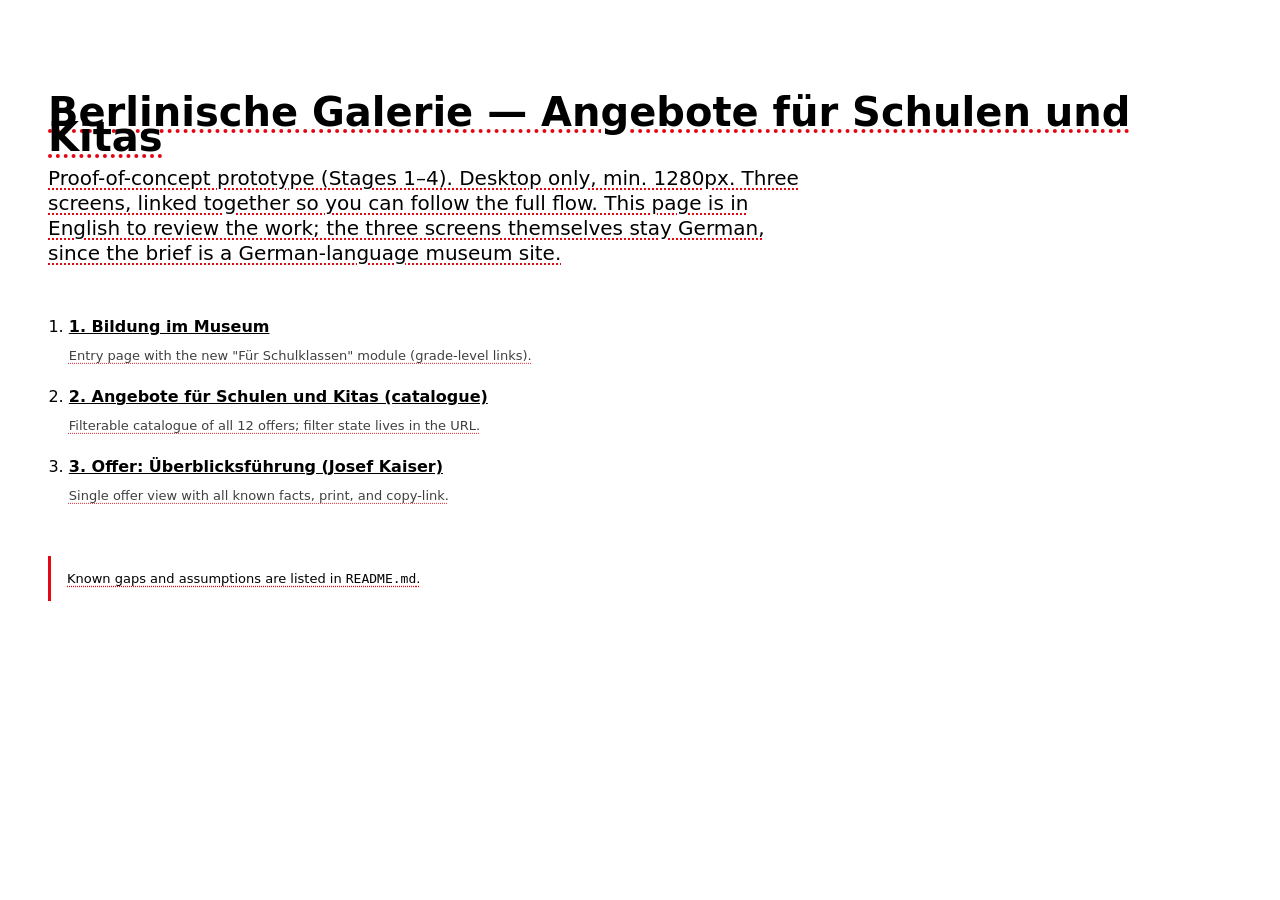
<file: index.html>
<!doctype html>
<html lang="en">
<head>
<meta charset="utf-8">
<meta name="viewport" content="width=device-width, initial-scale=1">
<title>Prototype — Berlinische Galerie</title>
<link rel="stylesheet" href="tokens.css">
<link rel="stylesheet" href="base.css">
<link rel="stylesheet" href="components/Link/link.css">
<style>
  /*
    This index is the prototype's own entry point, not a screen from any
    screenshot - it's scaffolding for reviewing the three real screens, so
    it intentionally doesn't borrow the site's header/footer chrome (that
    would misrepresent it as a fourth "real" page). Its copy is all new;
    marked data-draft like everything else.
  */
  body { padding: var(--space-29) var(--space-24); max-width: 72ch; }
  h1 { font-size: var(--type-display-small-size); font-weight: var(--type-display-small-weight); margin-bottom: var(--space-13); }
  .lede { font-size: var(--type-title-small-size); margin-bottom: var(--space-24); max-width: 60ch; }
  ol { padding-left: 1.3em; margin: 0 0 var(--space-24); }
  li { margin-bottom: var(--space-13); }
  li p { margin: var(--space-3) 0 0; font-size: 13px; opacity: 0.75; }
  .gaps-note { border-left: 3px solid var(--color-accent); padding: var(--space-9) var(--space-13); font-size: 13px; }
</style>
</head>
<body>
  <h1 data-draft="true">Berlinische Galerie — Angebote für Schulen und Kitas</h1>
  <p class="lede" data-draft="true">
    Proof-of-concept prototype (Stages 1–4). Desktop only, min. 1280px.
    Three screens, linked together so you can follow the full flow. This
    page is in English to review the work; the three screens themselves
    stay German, since the brief is a German-language museum site.
  </p>
  <ol>
    <li>
      <a class="link" href="bildung.html">1. Bildung im Museum</a>
      <p data-draft="true">Entry page with the new "Für Schulklassen" module (grade-level links).</p>
    </li>
    <li>
      <a class="link" href="angebote.html">2. Angebote für Schulen und Kitas (catalogue)</a>
      <p data-draft="true">Filterable catalogue of all 12 offers; filter state lives in the URL.</p>
    </li>
    <li>
      <a class="link" href="offer.html?id=ueberblicksfuehrung-josef-kaiser">3. Offer: Überblicksführung (Josef Kaiser)</a>
      <p data-draft="true">Single offer view with all known facts, print, and copy-link.</p>
    </li>
  </ol>
  <p class="gaps-note" data-draft="true">
    Known gaps and assumptions are listed in <code>README.md</code>.
  </p>
</body>
</html>
</file>
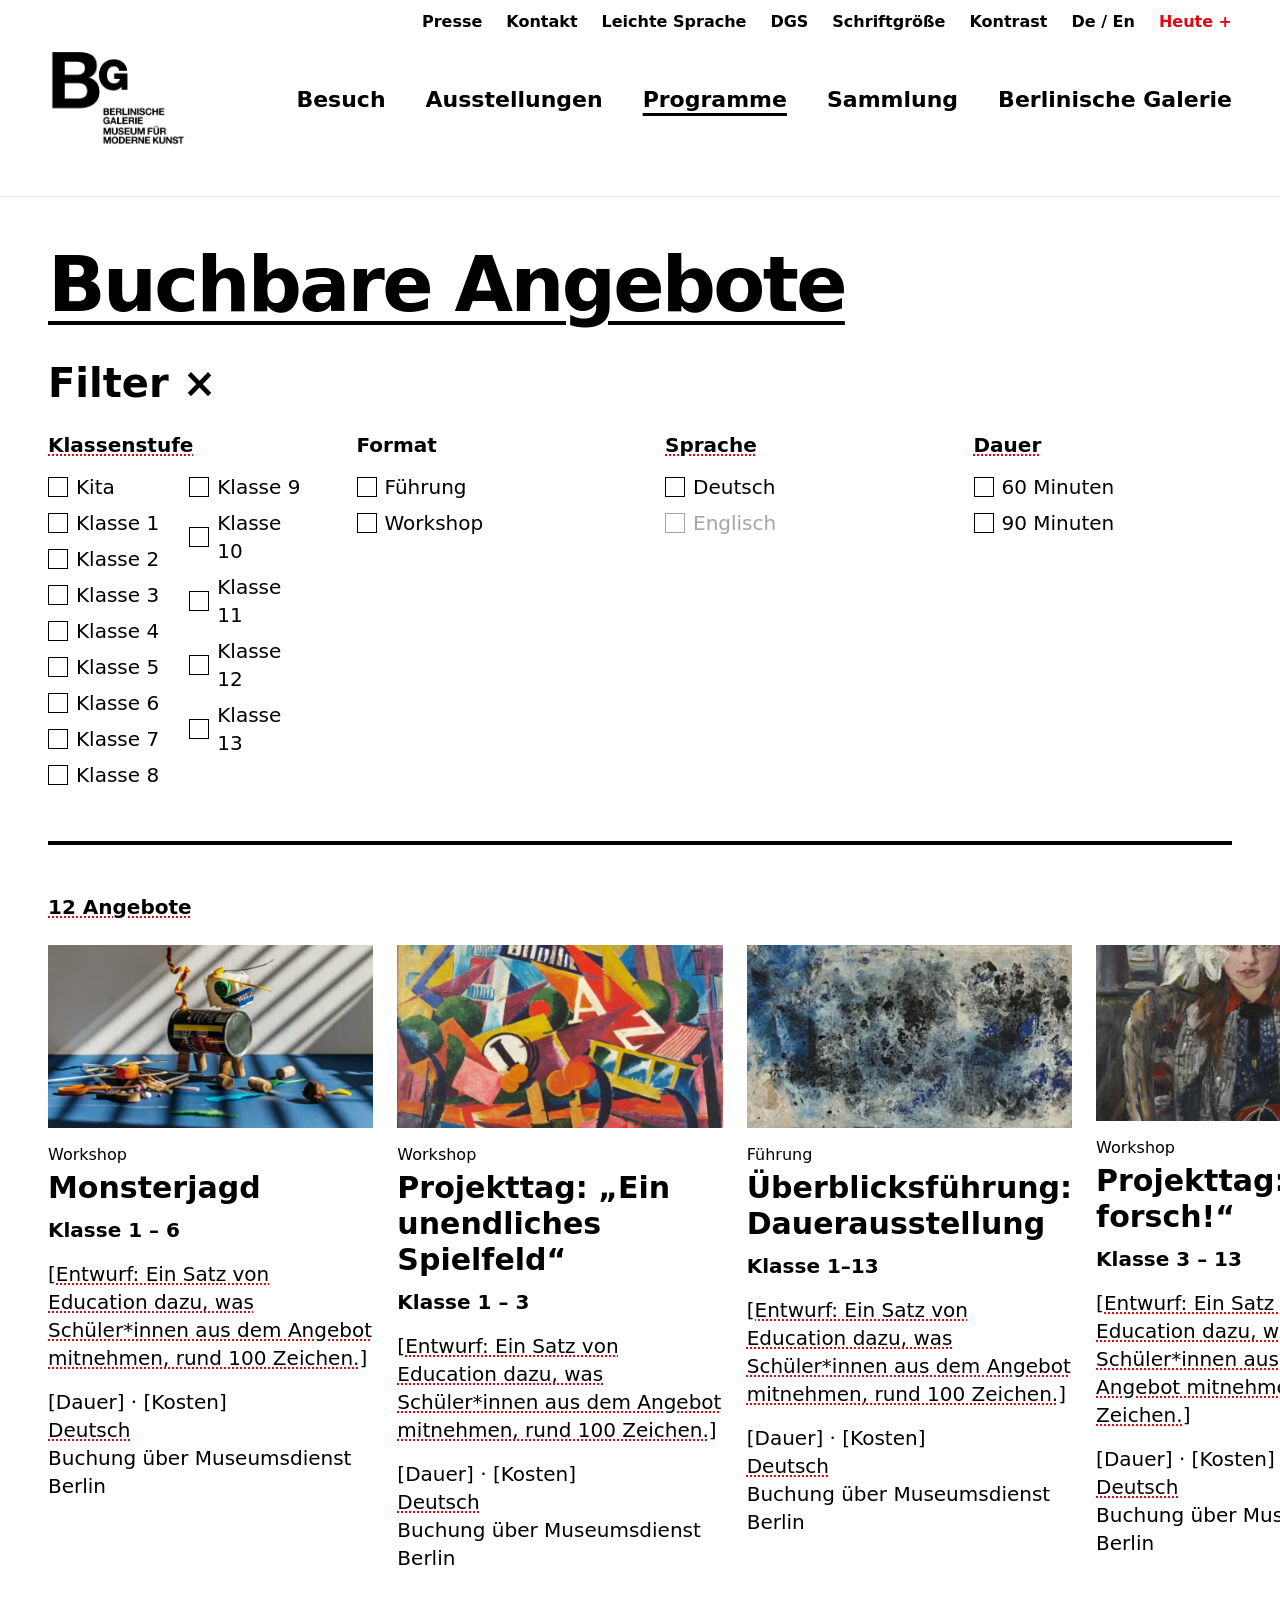
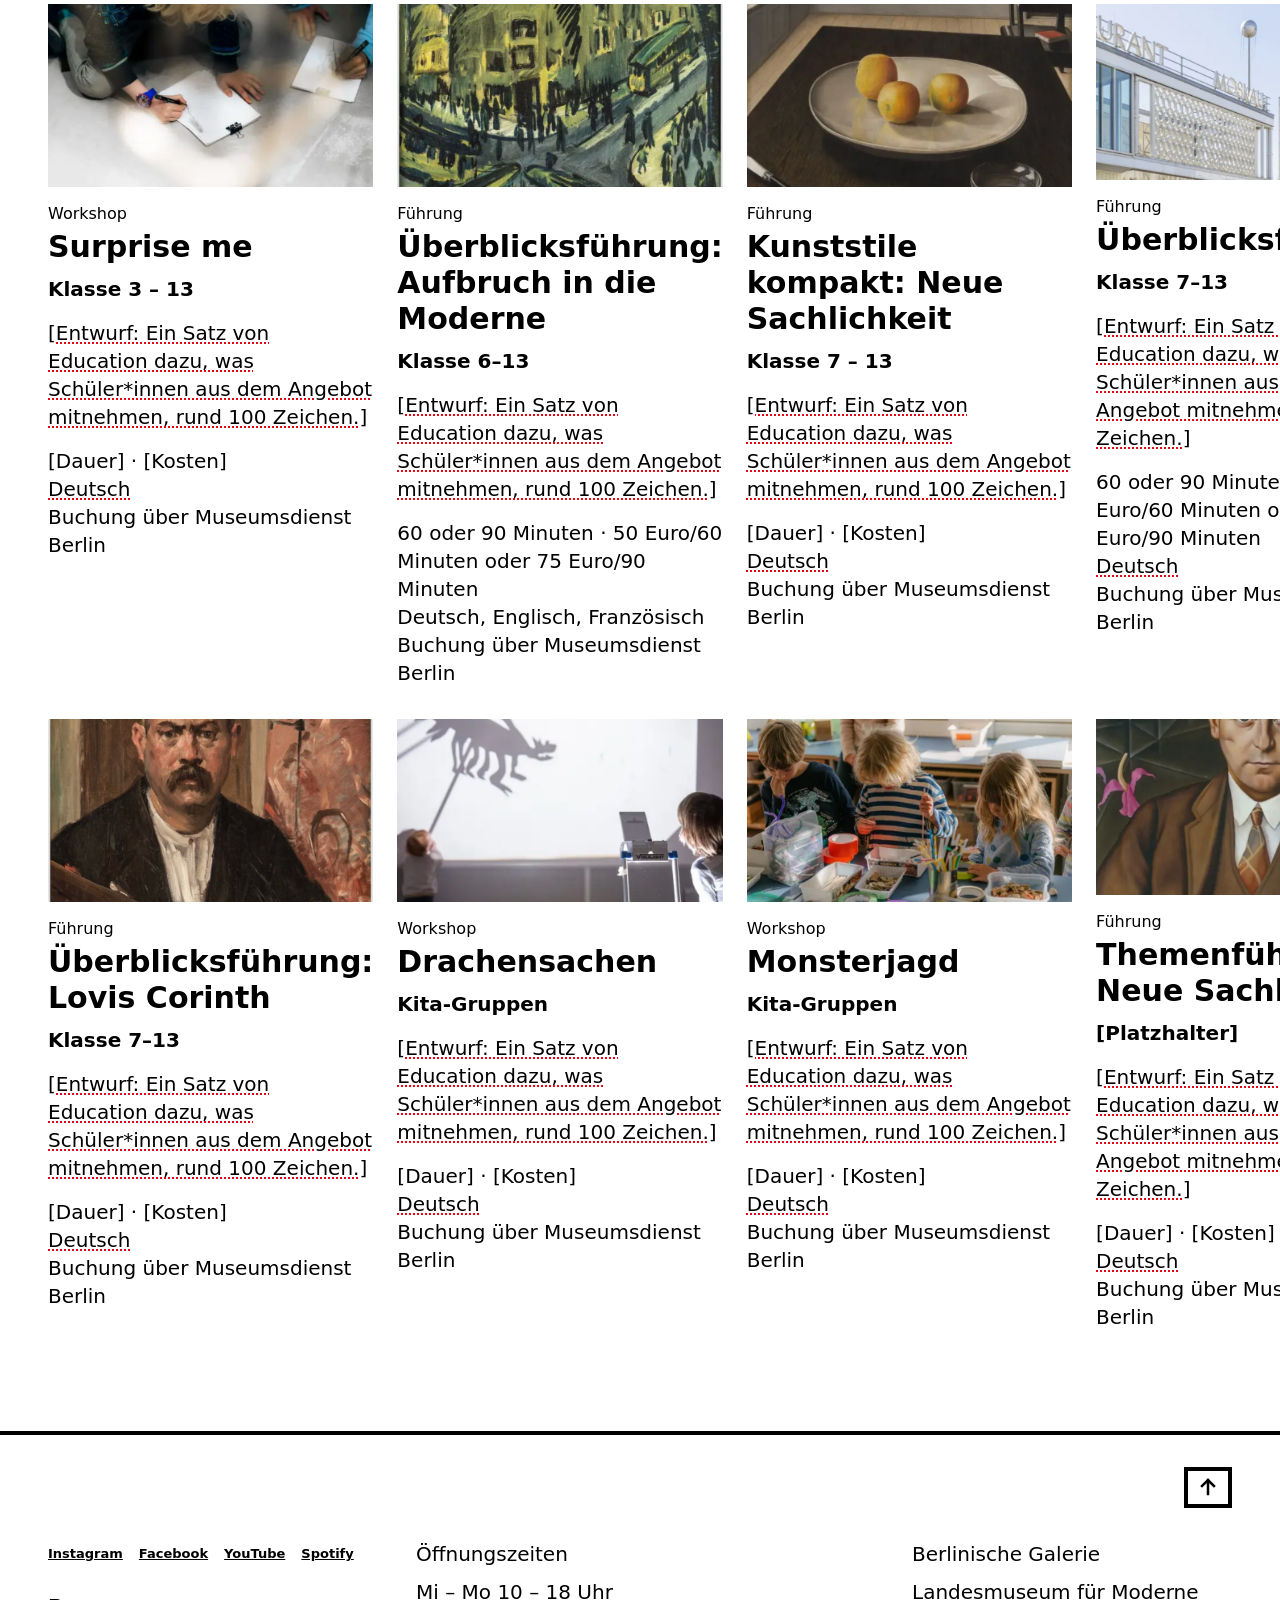
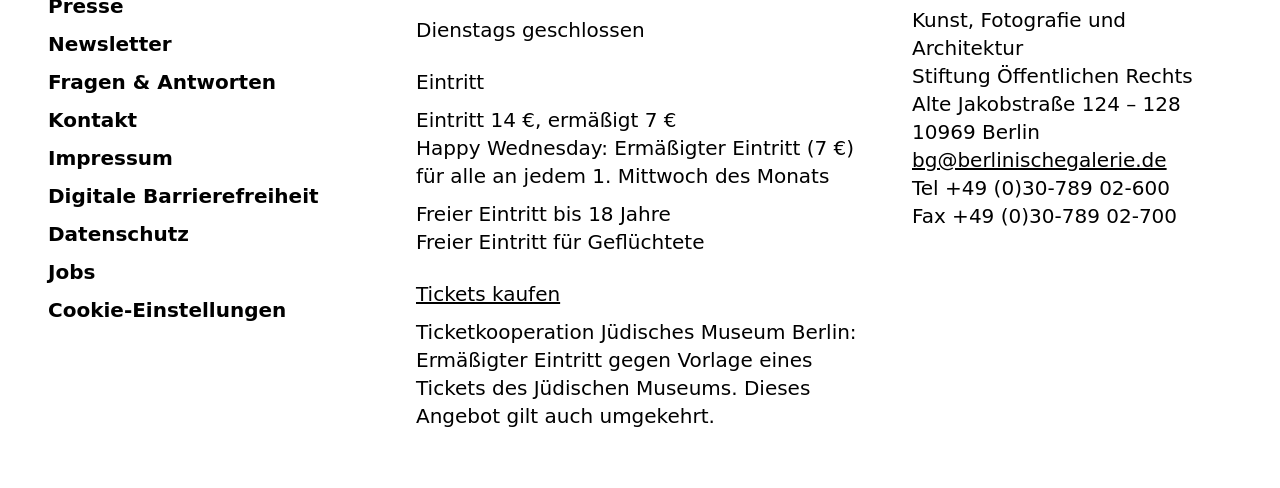
<file: angebote.html>
<!doctype html>
<html lang="de">
<head>
<meta charset="utf-8">
<meta name="viewport" content="width=device-width, initial-scale=1">
<title>Angebote für Schulen und Kitas — Berlinische Galerie</title>
<link rel="stylesheet" href="tokens.css">
<link rel="stylesheet" href="base.css">
<link rel="stylesheet" href="components/SiteHeader/site-header.css">
<link rel="stylesheet" href="components/SiteFooter/site-footer.css">
<link rel="stylesheet" href="components/Button/button.css">
<link rel="stylesheet" href="components/Checkbox/checkbox.css">
<link rel="stylesheet" href="components/FilterPanel/filter-panel.css">
<link rel="stylesheet" href="components/OfferGrid/offer-grid.css">
<link rel="stylesheet" href="components/OfferCard/offer-card.css">
<link rel="stylesheet" href="angebote.css">
</head>
<body>

<header class="site-header">
  <ul class="site-header__utility">
    <li><a href="#">Presse</a></li>
    <li><a href="#">Kontakt</a></li>
    <li><a href="#">Leichte Sprache</a></li>
    <li><a href="#">DGS</a></li>
    <li><a href="#">Schriftgröße</a></li>
    <li><a href="#">Kontrast</a></li>
    <li><a href="#" aria-current="true">De</a> / <a href="#">En</a></li>
    <li><a href="#" class="site-header__utility-today">Heute +</a></li>
  </ul>
  <div class="site-header__row">
    <a href="overview.html" class="site-header__logo">
      <img src="assets/shared/logo.png" alt="Berlinische Galerie – Museum für Moderne Kunst, Startseite">
    </a>
    <nav aria-label="Hauptnavigation">
      <ul class="site-header__nav">
        <li><a href="#">Besuch</a></li>
        <li><a href="#">Ausstellungen</a></li>
        <li><a href="#" aria-current="page">Programme</a></li>
        <li><a href="#">Sammlung</a></li>
        <li><a href="#">Berlinische Galerie</a></li>
      </ul>
    </nav>
  </div>
</header>

<main>
  <div class="catalogue">
    <!-- "Buchbare Angebote" is the real heading of this grid section in
         input/overview.png (see data/offers.js's own top comment) - used
         here as the page's one H1, replacing Stage 2's separate page-hero
         title+lede, to match input/catalogue-target.png. -->
    <h1 class="catalogue__title">Buchbare Angebote</h1>

    <aside class="filter-panel" id="filter-panel" aria-label="Filter"></aside>

    <p class="catalogue__count" id="results-count" data-draft="true" aria-live="polite"></p>

    <div class="offer-grid" id="offer-grid"></div>
  </div>
</main>

<footer class="site-footer">
  <div class="site-footer__back-to-top">
    <a href="#top" class="site-footer__back-to-top-button" aria-label="Nach oben">
      <svg width="24" height="24" viewBox="0 0 24 24" fill="none" aria-hidden="true"><path d="M12 19V5M18 11L12 5L6 11" stroke-width="2.5" stroke-linecap="square" stroke="currentColor"/></svg>
    </a>
  </div>
  <div class="site-footer__columns">
    <div>
      <ul class="site-footer__social">
        <li><a href="#">Instagram</a></li>
        <li><a href="#">Facebook</a></li>
        <li><a href="#">YouTube</a></li>
        <li><a href="#">Spotify</a></li>
      </ul>
      <ul class="site-footer__links">
        <li><a href="#">Presse</a></li>
        <li><a href="#">Newsletter</a></li>
        <li><a href="#">Fragen &amp; Antworten</a></li>
        <li><a href="#">Kontakt</a></li>
        <li><a href="#">Impressum</a></li>
        <li><a href="#">Digitale Barrierefreiheit</a></li>
        <li><a href="#">Datenschutz</a></li>
        <li><a href="#">Jobs</a></li>
        <li><a href="#">Cookie-Einstellungen</a></li>
      </ul>
    </div>
    <div>
      <div class="site-footer__block">
        <p class="site-footer__heading">Öffnungszeiten</p>
        <p>Mi – Mo 10 – 18 Uhr</p>
        <p>Dienstags geschlossen</p>
      </div>
      <div class="site-footer__block">
        <p class="site-footer__heading">Eintritt</p>
        <p>
          Eintritt 14 €, ermäßigt 7 €<br>
          Happy Wednesday: Ermäßigter Eintritt (7 €) für alle an jedem
          1. Mittwoch des Monats
        </p>
        <p>
          Freier Eintritt bis 18 Jahre<br>
          Freier Eintritt für Geflüchtete
        </p>
      </div>
      <div class="site-footer__block">
        <p class="site-footer__heading"><a href="#">Tickets kaufen</a></p>
        <p>
          Ticketkooperation Jüdisches Museum Berlin: Ermäßigter Eintritt gegen
          Vorlage eines Tickets des Jüdischen Museums. Dieses Angebot gilt auch
          umgekehrt.
        </p>
      </div>
    </div>
    <div>
      <p class="site-footer__heading">Berlinische Galerie</p>
      <p>
        Landesmuseum für Moderne Kunst, Fotografie und Architektur<br>
        Stiftung Öffentlichen Rechts
      </p>
      <p>
        Alte Jakobstraße 124 – 128<br>
        10969 Berlin
      </p>
      <p>
        <a href="mailto:bg@berlinischegalerie.de">bg@berlinischegalerie.de</a><br>
        Tel +49 (0)30-789 02-600<br>
        Fax +49 (0)30-789 02-700
      </p>
    </div>
  </div>
</footer>

<script type="module" src="angebote.js"></script>
</body>
</html>
</file>
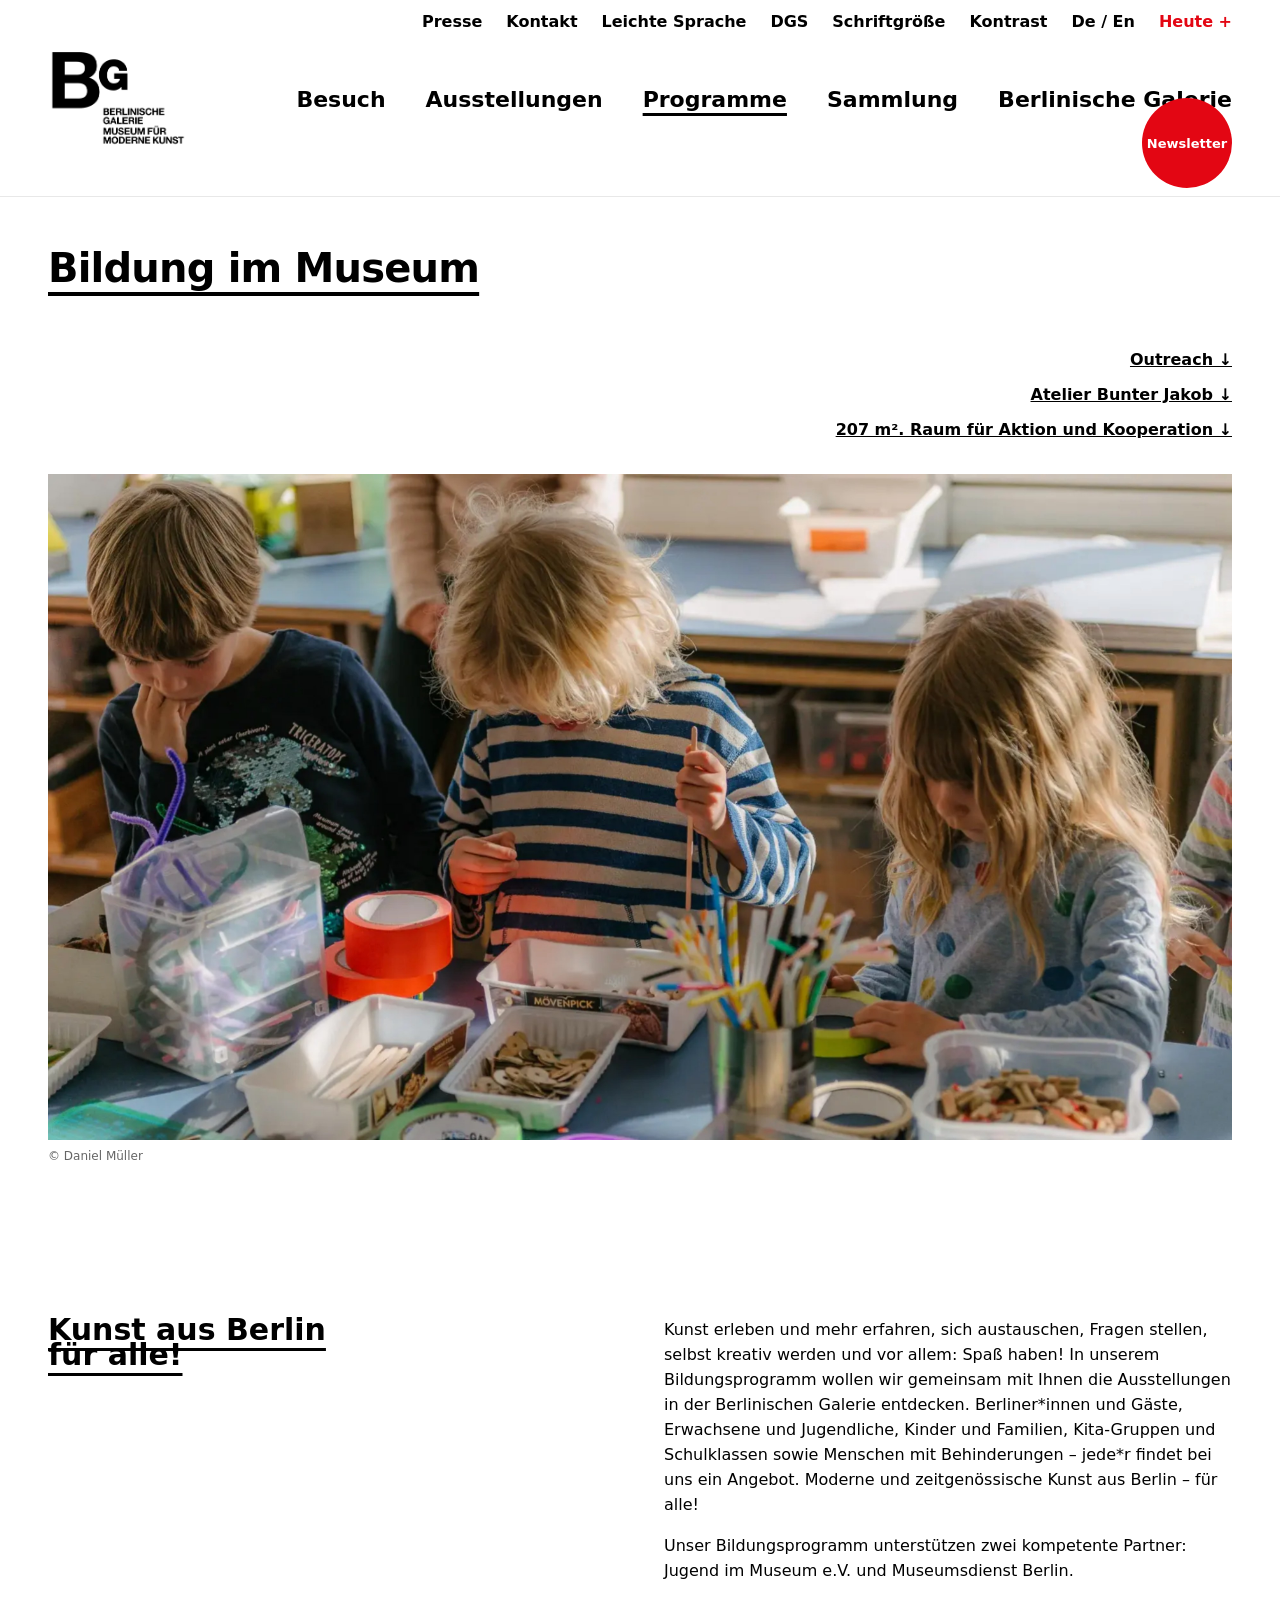
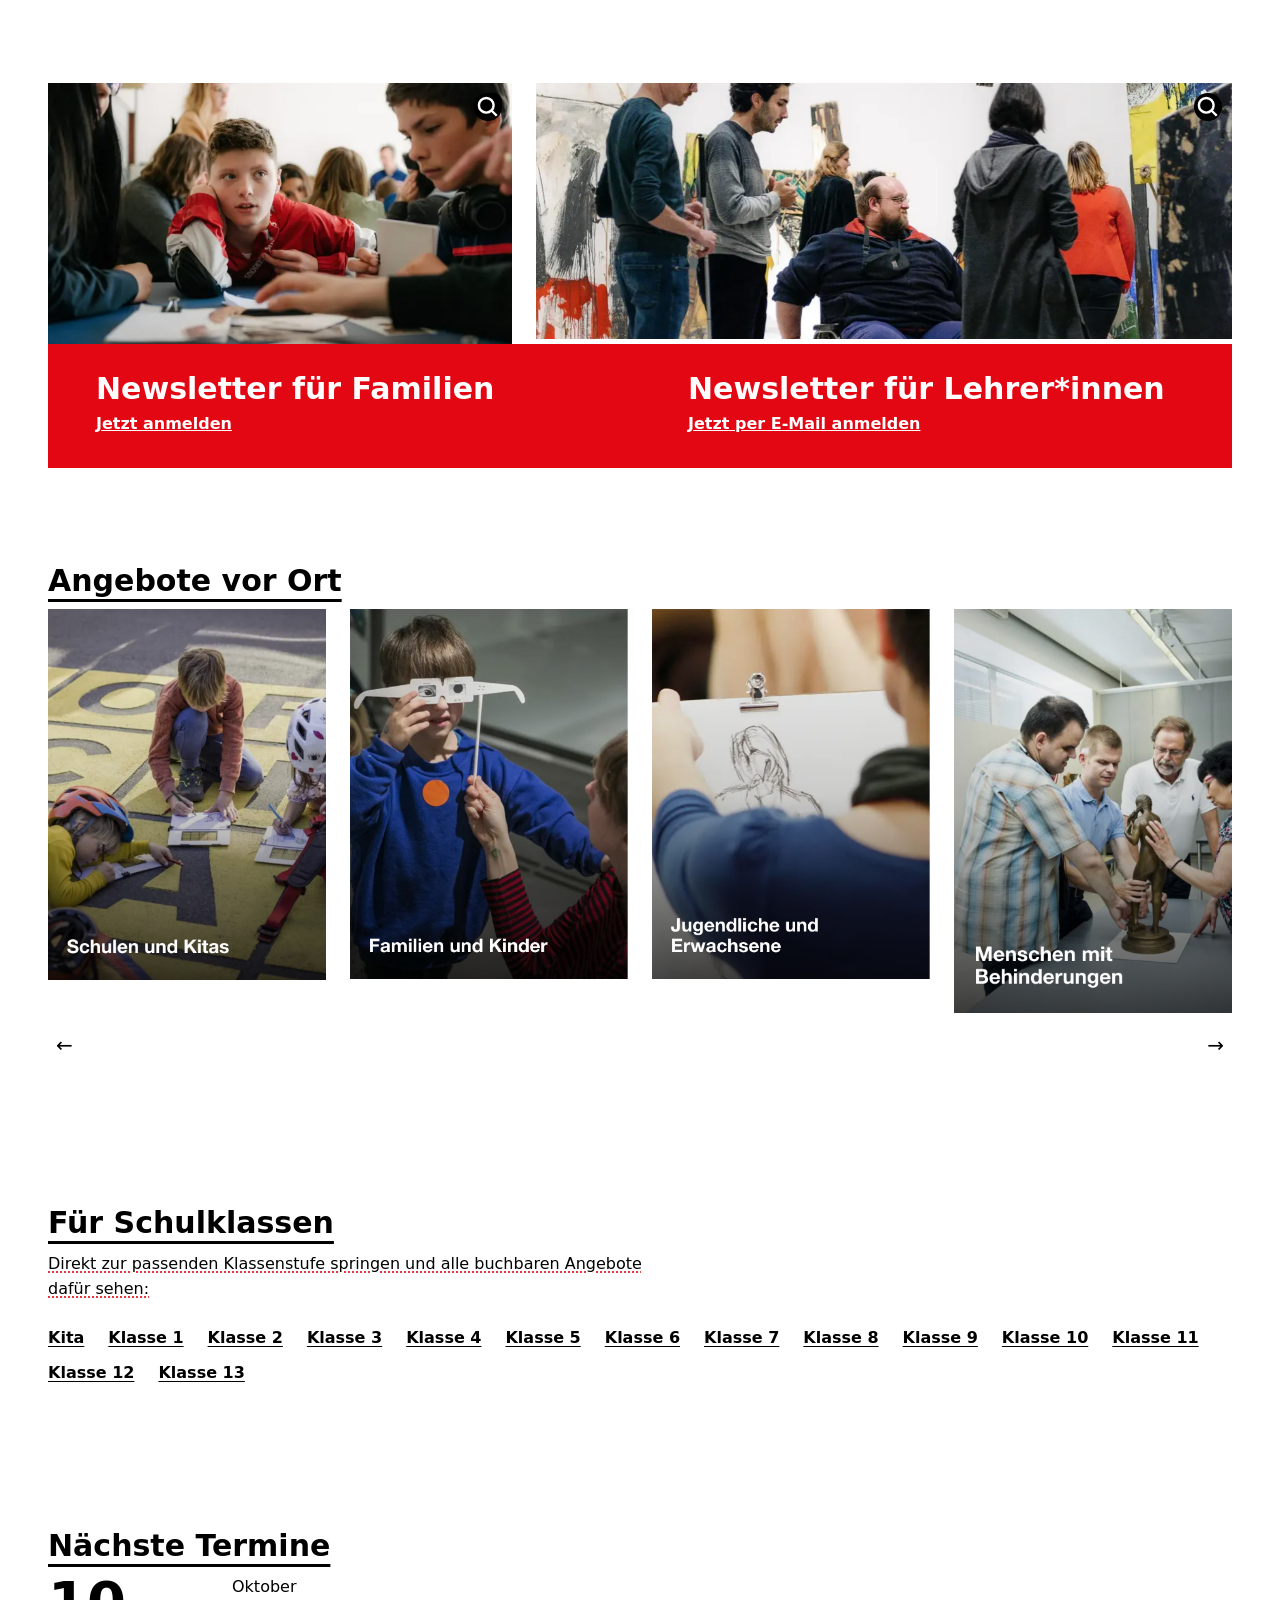
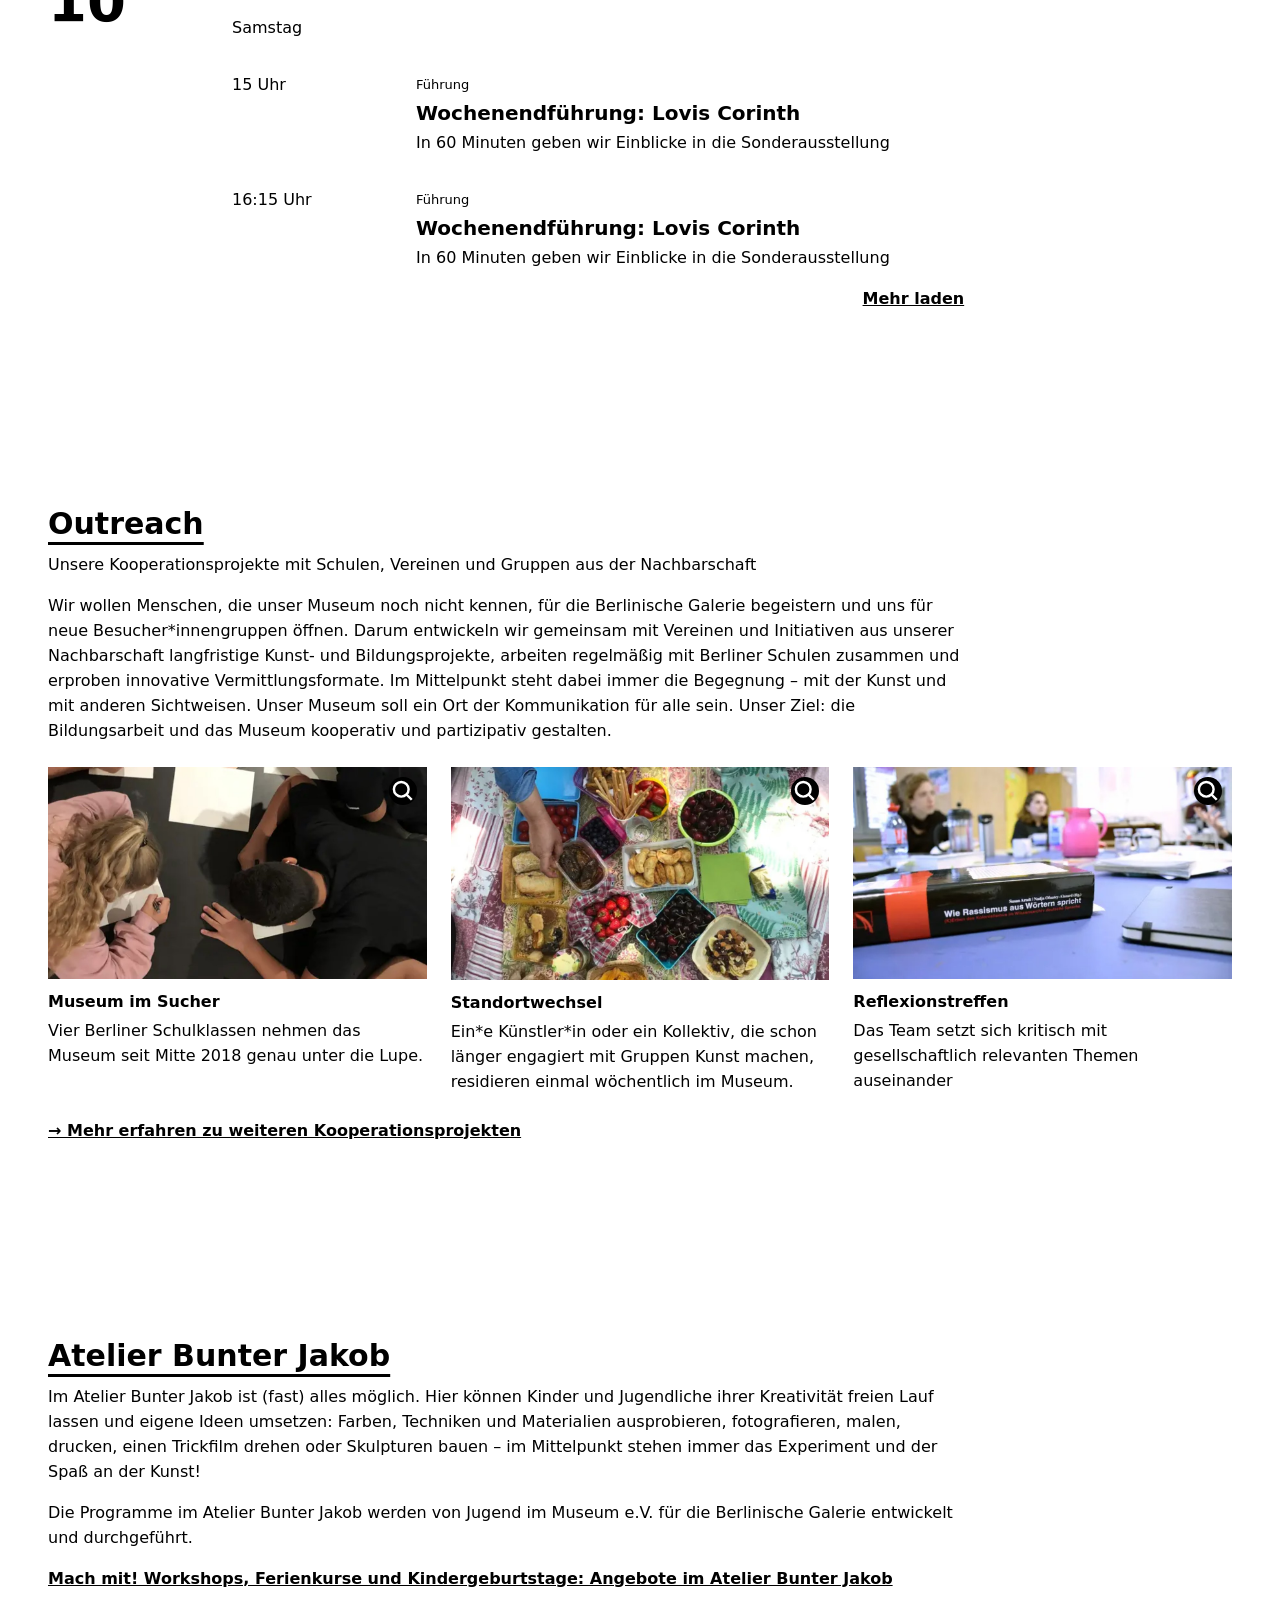
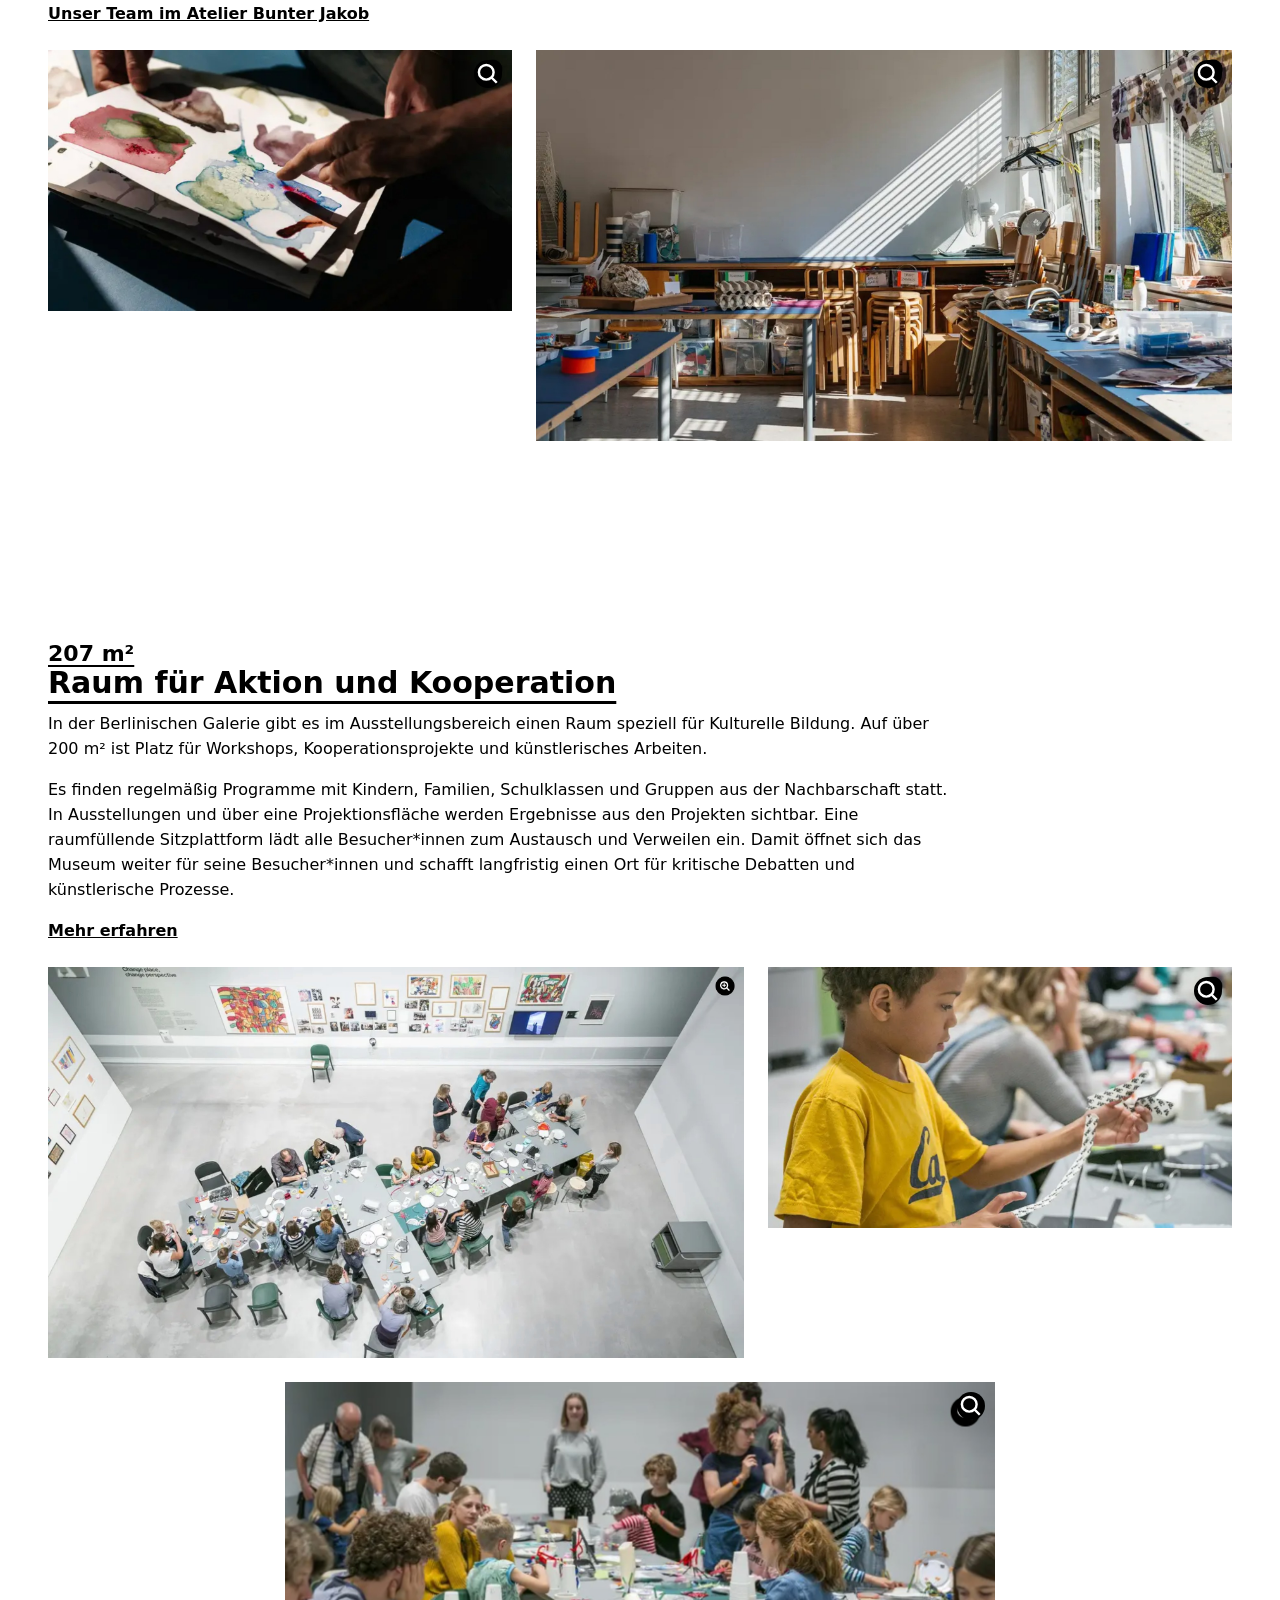
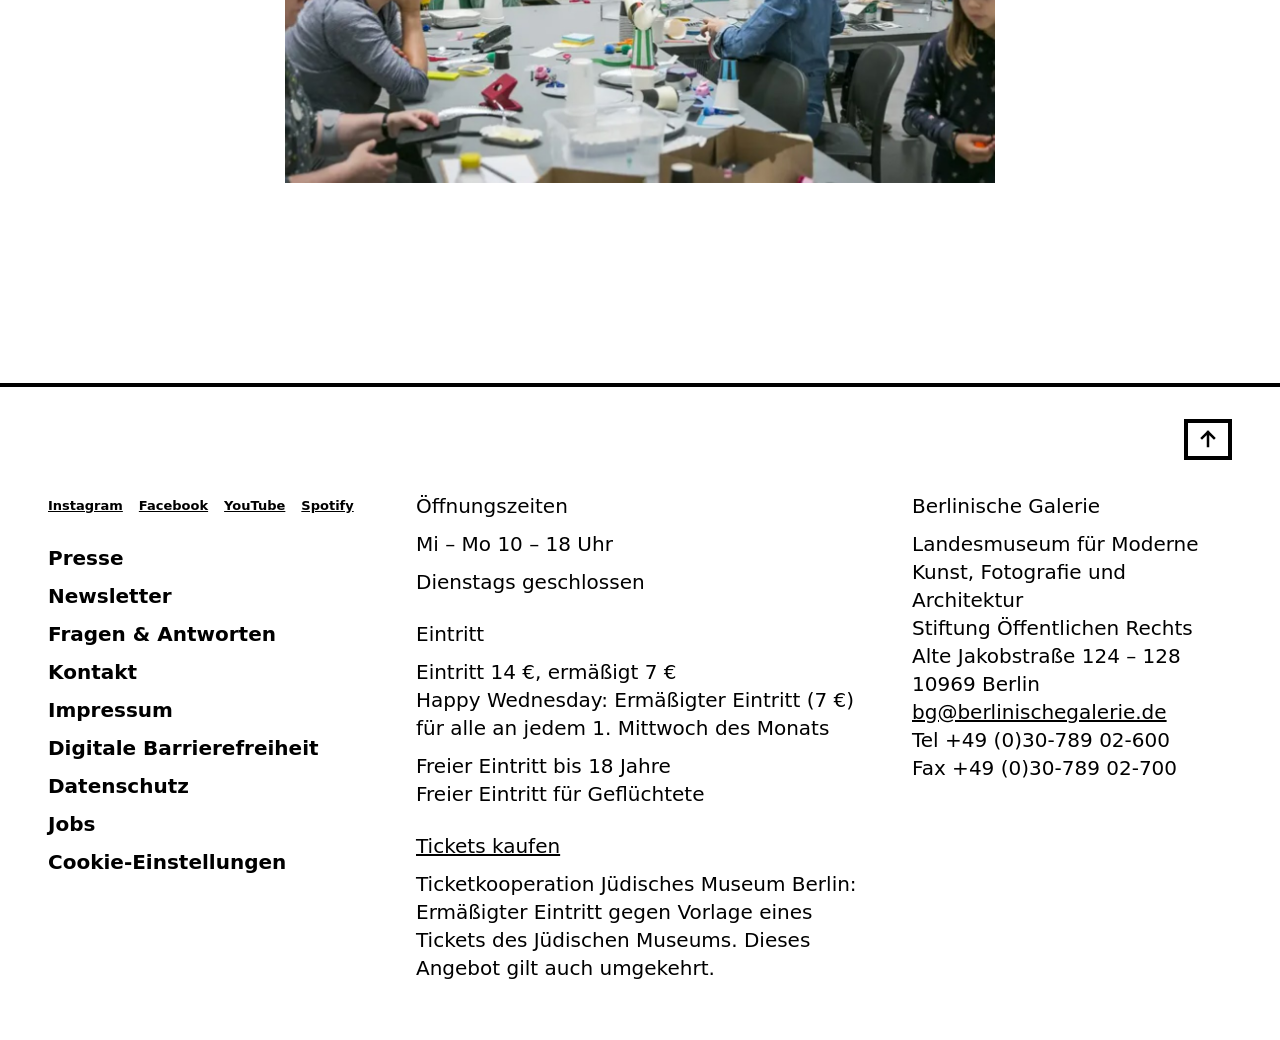
<file: bildung.html>
<!doctype html>
<html lang="de">
<head>
<meta charset="utf-8">
<meta name="viewport" content="width=device-width, initial-scale=1">
<title>Bildung im Museum — Berlinische Galerie</title>
<link rel="stylesheet" href="tokens.css">
<link rel="stylesheet" href="base.css">
<link rel="stylesheet" href="components/SiteHeader/site-header.css">
<link rel="stylesheet" href="components/SiteFooter/site-footer.css">
<link rel="stylesheet" href="components/Link/link.css">
<link rel="stylesheet" href="components/PageHeader/page-header.css">
<link rel="stylesheet" href="components/AudienceCard/audience-card.css">
<link rel="stylesheet" href="components/NewsletterBanner/newsletter-banner.css">
<link rel="stylesheet" href="components/FeatureCard/feature-card.css">
<link rel="stylesheet" href="components/EventListItem/event-list-item.css">
<link rel="stylesheet" href="components/EntryModule/entry-module.css">
<link rel="stylesheet" href="bildung.css">
</head>
<body>

<header class="site-header no-print">
  <ul class="site-header__utility">
    <li><a href="#">Presse</a></li>
    <li><a href="#">Kontakt</a></li>
    <li><a href="#">Leichte Sprache</a></li>
    <li><a href="#">DGS</a></li>
    <li><a href="#">Schriftgröße</a></li>
    <li><a href="#">Kontrast</a></li>
    <li><a href="#" aria-current="true">De</a> / <a href="#">En</a></li>
    <li><a href="#" class="site-header__utility-today">Heute +</a></li>
  </ul>
  <div class="site-header__row">
    <a href="bildung.html" class="site-header__logo">
      <img src="assets/shared/logo.png" alt="Berlinische Galerie – Museum für Moderne Kunst, Startseite">
    </a>
    <nav aria-label="Hauptnavigation">
      <ul class="site-header__nav">
        <li><a href="#">Besuch</a></li>
        <li><a href="#">Ausstellungen</a></li>
        <li><a href="#" aria-current="page">Programme</a></li>
        <li><a href="#">Sammlung</a></li>
        <li><a href="#">Berlinische Galerie</a></li>
      </ul>
    </nav>
    <a href="#" class="newsletter-badge" data-draft="true">Newsletter</a>
  </div>
</header>

<main class="bildung-main">

  <div class="bildung-hero">
    <div class="page-header">
      <h1>Bildung im Museum</h1>
    </div>
    <ul class="bildung-hero__jumplinks">
      <li><a href="#outreach">Outreach ↓</a></li>
      <li><a href="#atelier">Atelier Bunter Jakob ↓</a></li>
      <li><a href="#raum">207 m². Raum für Aktion und Kooperation ↓</a></li>
    </ul>
    <figure class="bildung-hero__figure">
      <img src="assets/bildung/hero.jpg" alt="Kinder basteln gemeinsam an einem Tisch mit Bastelmaterial">
      <figcaption>© Daniel Müller</figcaption>
    </figure>
  </div>

  <section class="bildung-intro">
    <h2 class="section-heading">Kunst aus Berlin<br>für alle!</h2>
    <div class="bildung-intro__body">
      <p>
        Kunst erleben und mehr erfahren, sich austauschen, Fragen stellen, selbst
        kreativ werden und vor allem: Spaß haben! In unserem Bildungsprogramm wollen
        wir gemeinsam mit Ihnen die Ausstellungen in der Berlinischen Galerie
        entdecken. Berliner*innen und Gäste, Erwachsene und Jugendliche, Kinder und
        Familien, Kita-Gruppen und Schulklassen sowie Menschen mit Behinderungen –
        jede*r findet bei uns ein Angebot. Moderne und zeitgenössische Kunst aus
        Berlin – für alle!
      </p>
      <p>
        Unser Bildungsprogramm unterstützen zwei kompetente Partner: Jugend im
        Museum e.V. und Museumsdienst Berlin.
      </p>
    </div>
  </section>

  <div class="bildung-photo-row">
    <div class="zoom-affordance"><img src="assets/bildung/kunst-foto-1.jpg" alt="Schulklasse arbeitet mit Tablets im Museum"></div>
    <div class="zoom-affordance"><img src="assets/bildung/kunst-foto-2.jpg" alt="Besucher*innen im Austausch im Atelier, eine Person im Rollstuhl"></div>
  </div>

  <div class="newsletter-banners">
    <div class="newsletter-banner">
      <h2>Newsletter für Familien</h2>
      <a href="#">Jetzt anmelden</a>
    </div>
    <div class="newsletter-banner">
      <h2>Newsletter für Lehrer*innen</h2>
      <a href="#">Jetzt per E-Mail anmelden</a>
    </div>
  </div>

  <section id="angebote-vor-ort">
    <h2 class="section-heading">Angebote vor Ort</h2>
    <div class="audience-carousel">
      <a class="audience-card" href="#"><img src="assets/bildung/audience-schulen-kitas.jpg" alt="Schulen und Kitas"></a>
      <a class="audience-card" href="#"><img src="assets/bildung/audience-familien-kinder.jpg" alt="Familien und Kinder"></a>
      <a class="audience-card" href="#"><img src="assets/bildung/audience-jugendliche-erwachsene.jpg" alt="Jugendliche und Erwachsene"></a>
      <a class="audience-card" href="#"><img src="assets/bildung/audience-menschen-behinderungen.jpg" alt="Menschen mit Behinderungen"></a>
    </div>
    <div class="audience-carousel__nav">
      <button type="button" aria-label="Vorherige Angebote" id="audience-prev">←</button>
      <button type="button" aria-label="Weitere Angebote" id="audience-next">→</button>
    </div>
  </section>

  <div id="entry-module-root"></div>

  <section id="naechste-termine">
    <h2 class="section-heading">Nächste Termine</h2>
    <div class="termine-list">
      <p class="termine-date">10</p>
      <div class="termine-meta">
        <p>Oktober</p>
        <p>Samstag</p>
      </div>
      <div></div>

      <div></div>
      <p class="termine-time">15 Uhr</p>
      <div class="termine-content">
        <p>Führung</p>
        <h3>Wochenendführung: Lovis Corinth</h3>
        <p>In 60 Minuten geben wir Einblicke in die Sonderausstellung</p>
      </div>

      <div></div>
      <p class="termine-time">16:15 Uhr</p>
      <div class="termine-content">
        <p>Führung</p>
        <h3>Wochenendführung: Lovis Corinth</h3>
        <p>In 60 Minuten geben wir Einblicke in die Sonderausstellung</p>
      </div>
    </div>
    <p class="termine-more"><a class="link" href="#">Mehr laden</a></p>
  </section>

  <section id="outreach">
    <h2 class="section-heading">Outreach</h2>
    <p>Unsere Kooperationsprojekte mit Schulen, Vereinen und Gruppen aus der Nachbarschaft</p>
    <p>
      Wir wollen Menschen, die unser Museum noch nicht kennen, für die Berlinische
      Galerie begeistern und uns für neue Besucher*innengruppen öffnen. Darum
      entwickeln wir gemeinsam mit Vereinen und Initiativen aus unserer
      Nachbarschaft langfristige Kunst- und Bildungsprojekte, arbeiten regelmäßig
      mit Berliner Schulen zusammen und erproben innovative Vermittlungsformate.
      Im Mittelpunkt steht dabei immer die Begegnung – mit der Kunst und mit
      anderen Sichtweisen. Unser Museum soll ein Ort der Kommunikation für alle
      sein. Unser Ziel: die Bildungsarbeit und das Museum kooperativ und
      partizipativ gestalten.
    </p>
    <div class="feature-card-row">
      <div class="feature-card">
        <div class="zoom-affordance"><img src="assets/bildung/outreach-museum-im-sucher.jpg" alt="Zwei Kinder zeichnen von oben betrachtet auf Papier"></div>
        <h3>Museum im Sucher</h3>
        <p>Vier Berliner Schulklassen nehmen das Museum seit Mitte 2018 genau unter die Lupe.</p>
      </div>
      <div class="feature-card">
        <div class="zoom-affordance"><img src="assets/bildung/outreach-standortwechsel.jpg" alt="Obststücke und Lebensmittel auf einer Picknickdecke von oben"></div>
        <h3>Standortwechsel</h3>
        <p>Ein*e Künstler*in oder ein Kollektiv, die schon länger engagiert mit Gruppen Kunst machen, residieren einmal wöchentlich im Museum.</p>
      </div>
      <div class="feature-card">
        <div class="zoom-affordance"><img src="assets/bildung/outreach-reflexionstreffen.jpg" alt="Team im Gespräch an einem Tisch"></div>
        <h3>Reflexionstreffen</h3>
        <p>Das Team setzt sich kritisch mit gesellschaftlich relevanten Themen auseinander</p>
      </div>
    </div>
    <p><a class="link" href="#">→ Mehr erfahren zu weiteren Kooperationsprojekten</a></p>
  </section>

  <section id="atelier">
    <h2 class="section-heading">Atelier Bunter Jakob</h2>
    <p>
      Im Atelier Bunter Jakob ist (fast) alles möglich. Hier können Kinder und
      Jugendliche ihrer Kreativität freien Lauf lassen und eigene Ideen umsetzen:
      Farben, Techniken und Materialien ausprobieren, fotografieren, malen,
      drucken, einen Trickfilm drehen oder Skulpturen bauen – im Mittelpunkt
      stehen immer das Experiment und der Spaß an der Kunst!
    </p>
    <p>
      Die Programme im Atelier Bunter Jakob werden von Jugend im Museum e.V. für
      die Berlinische Galerie entwickelt und durchgeführt.
    </p>
    <div class="atelier__links">
      <a class="link" href="#">Mach mit! Workshops, Ferienkurse und Kindergeburtstage: Angebote im Atelier Bunter Jakob</a>
      <a class="link" href="#">Unser Team im Atelier Bunter Jakob</a>
    </div>
    <div class="photo-row-2col">
      <div class="zoom-affordance"><img src="assets/bildung/atelier-foto-1.jpg" alt="Nahaufnahme einer Person, die mit Farbe arbeitet"></div>
      <div class="zoom-affordance"><img src="assets/bildung/atelier-foto-2.jpg" alt="Werkstattraum im Atelier Bunter Jakob mit Materialien und Sonnenlicht"></div>
    </div>
  </section>

  <section id="raum">
    <p class="section-eyebrow-number">207 m²</p>
    <h2 class="section-heading">Raum für Aktion und Kooperation</h2>
    <p>
      In der Berlinischen Galerie gibt es im Ausstellungsbereich einen Raum
      speziell für Kulturelle Bildung. Auf über 200 m² ist Platz für Workshops,
      Kooperationsprojekte und künstlerisches Arbeiten.
    </p>
    <p>
      Es finden regelmäßig Programme mit Kindern, Familien, Schulklassen und
      Gruppen aus der Nachbarschaft statt. In Ausstellungen und über eine
      Projektionsfläche werden Ergebnisse aus den Projekten sichtbar. Eine
      raumfüllende Sitzplattform lädt alle Besucher*innen zum Austausch und
      Verweilen ein. Damit öffnet sich das Museum weiter für seine
      Besucher*innen und schafft langfristig einen Ort für kritische Debatten
      und künstlerische Prozesse.
    </p>
    <p><a class="link" href="#">Mehr erfahren</a></p>
    <div class="raum-photos">
      <div class="raum-photos__top">
        <img src="assets/bildung/raum-foto-tisch.jpg" alt="Blick von oben auf Besucher*innen an einem kreuzförmigen Tisch im Ausstellungsraum">
        <div class="zoom-affordance"><img src="assets/bildung/raum-foto-kind.jpg" alt="Kind fädelt eine Perlenkette"></div>
      </div>
      <div class="zoom-affordance raum-photos__group"><img src="assets/bildung/raum-foto-gruppe.jpg" alt="Gruppe von Besucher*innen bastelt gemeinsam an langen Tischen"></div>
    </div>
  </section>

</main>

<footer class="site-footer no-print">
  <div class="site-footer__back-to-top">
    <a href="#top" class="site-footer__back-to-top-button" aria-label="Nach oben">
      <svg width="24" height="24" viewBox="0 0 24 24" fill="none" aria-hidden="true"><path d="M12 19V5M18 11L12 5L6 11" stroke-width="2.5" stroke-linecap="square" stroke="currentColor"/></svg>
    </a>
  </div>
  <div class="site-footer__columns">
    <div>
      <ul class="site-footer__social">
        <li><a href="#">Instagram</a></li>
        <li><a href="#">Facebook</a></li>
        <li><a href="#">YouTube</a></li>
        <li><a href="#">Spotify</a></li>
      </ul>
      <ul class="site-footer__links">
        <li><a href="#">Presse</a></li>
        <li><a href="#">Newsletter</a></li>
        <li><a href="#">Fragen &amp; Antworten</a></li>
        <li><a href="#">Kontakt</a></li>
        <li><a href="#">Impressum</a></li>
        <li><a href="#">Digitale Barrierefreiheit</a></li>
        <li><a href="#">Datenschutz</a></li>
        <li><a href="#">Jobs</a></li>
        <li><a href="#">Cookie-Einstellungen</a></li>
      </ul>
    </div>
    <div>
      <div class="site-footer__block">
        <p class="site-footer__heading">Öffnungszeiten</p>
        <p>Mi – Mo 10 – 18 Uhr</p>
        <p>Dienstags geschlossen</p>
      </div>
      <div class="site-footer__block">
        <p class="site-footer__heading">Eintritt</p>
        <p>
          Eintritt 14 €, ermäßigt 7 €<br>
          Happy Wednesday: Ermäßigter Eintritt (7 €) für alle an jedem
          1. Mittwoch des Monats
        </p>
        <p>
          Freier Eintritt bis 18 Jahre<br>
          Freier Eintritt für Geflüchtete
        </p>
      </div>
      <div class="site-footer__block">
        <p class="site-footer__heading"><a href="#">Tickets kaufen</a></p>
        <p>
          Ticketkooperation Jüdisches Museum Berlin: Ermäßigter Eintritt gegen
          Vorlage eines Tickets des Jüdischen Museums. Dieses Angebot gilt auch
          umgekehrt.
        </p>
      </div>
    </div>
    <div>
      <p class="site-footer__heading">Berlinische Galerie</p>
      <p>
        Landesmuseum für Moderne Kunst, Fotografie und Architektur<br>
        Stiftung Öffentlichen Rechts
      </p>
      <p>
        Alte Jakobstraße 124 – 128<br>
        10969 Berlin
      </p>
      <p>
        <a href="mailto:bg@berlinischegalerie.de">bg@berlinischegalerie.de</a><br>
        Tel +49 (0)30-789 02-600<br>
        Fax +49 (0)30-789 02-700
      </p>
    </div>
  </div>
</footer>

<script type="module" src="bildung.js"></script>
</body>
</html>
</file>
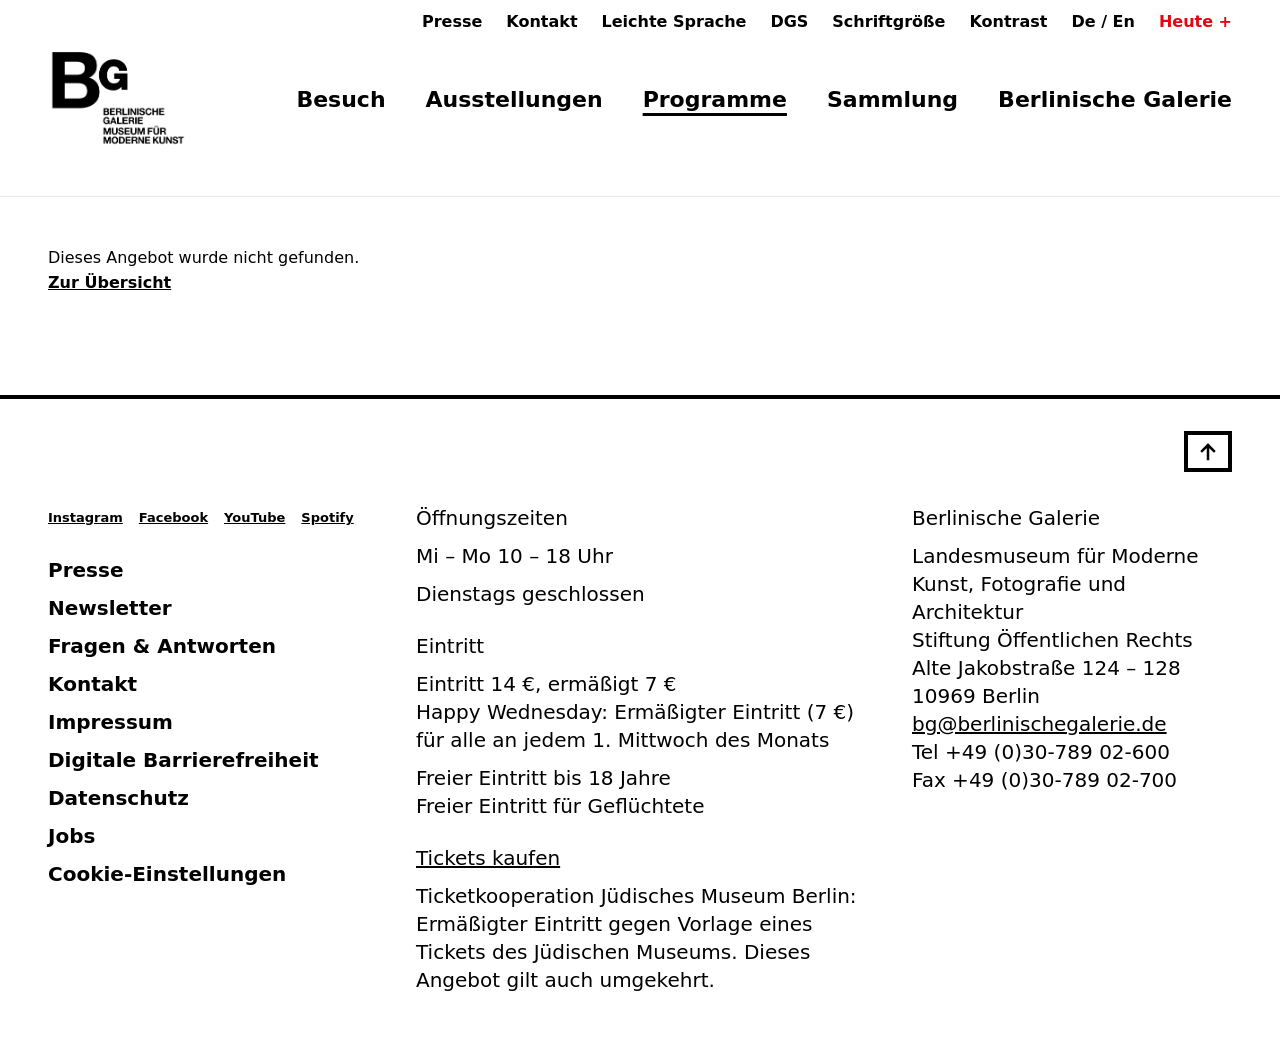
<file: offer.html>
<!doctype html>
<html lang="de">
<head>
<meta charset="utf-8">
<meta name="viewport" content="width=device-width, initial-scale=1">
<title>Angebot — Berlinische Galerie</title>
<link rel="stylesheet" href="tokens.css">
<link rel="stylesheet" href="base.css">
<link rel="stylesheet" href="components/SiteHeader/site-header.css">
<link rel="stylesheet" href="components/SiteFooter/site-footer.css">
<link rel="stylesheet" href="components/Button/button.css">
<link rel="stylesheet" href="components/Link/link.css">
<link rel="stylesheet" href="components/OfferDetail/offer-detail.css">
<link rel="stylesheet" href="offer.css">
</head>
<body>

<header class="site-header no-print">
  <ul class="site-header__utility">
    <li><a href="#">Presse</a></li>
    <li><a href="#">Kontakt</a></li>
    <li><a href="#">Leichte Sprache</a></li>
    <li><a href="#">DGS</a></li>
    <li><a href="#">Schriftgröße</a></li>
    <li><a href="#">Kontrast</a></li>
    <li><a href="#" aria-current="true">De</a> / <a href="#">En</a></li>
    <li><a href="#" class="site-header__utility-today">Heute +</a></li>
  </ul>
  <div class="site-header__row">
    <a href="overview.html" class="site-header__logo">
      <img src="assets/shared/logo.png" alt="Berlinische Galerie – Museum für Moderne Kunst, Startseite">
    </a>
    <nav aria-label="Hauptnavigation">
      <ul class="site-header__nav">
        <li><a href="#">Besuch</a></li>
        <li><a href="#">Ausstellungen</a></li>
        <li><a href="#" aria-current="page">Programme</a></li>
        <li><a href="#">Sammlung</a></li>
        <li><a href="#">Berlinische Galerie</a></li>
      </ul>
    </nav>
  </div>
</header>

<main id="offer-detail-root"></main>

<footer class="site-footer no-print">
  <div class="site-footer__back-to-top">
    <a href="#top" class="site-footer__back-to-top-button" aria-label="Nach oben">
      <svg width="24" height="24" viewBox="0 0 24 24" fill="none" aria-hidden="true"><path d="M12 19V5M18 11L12 5L6 11" stroke-width="2.5" stroke-linecap="square" stroke="currentColor"/></svg>
    </a>
  </div>
  <div class="site-footer__columns">
    <div>
      <ul class="site-footer__social">
        <li><a href="#">Instagram</a></li>
        <li><a href="#">Facebook</a></li>
        <li><a href="#">YouTube</a></li>
        <li><a href="#">Spotify</a></li>
      </ul>
      <ul class="site-footer__links">
        <li><a href="#">Presse</a></li>
        <li><a href="#">Newsletter</a></li>
        <li><a href="#">Fragen &amp; Antworten</a></li>
        <li><a href="#">Kontakt</a></li>
        <li><a href="#">Impressum</a></li>
        <li><a href="#">Digitale Barrierefreiheit</a></li>
        <li><a href="#">Datenschutz</a></li>
        <li><a href="#">Jobs</a></li>
        <li><a href="#">Cookie-Einstellungen</a></li>
      </ul>
    </div>
    <div>
      <div class="site-footer__block">
        <p class="site-footer__heading">Öffnungszeiten</p>
        <p>Mi – Mo 10 – 18 Uhr</p>
        <p>Dienstags geschlossen</p>
      </div>
      <div class="site-footer__block">
        <p class="site-footer__heading">Eintritt</p>
        <p>
          Eintritt 14 €, ermäßigt 7 €<br>
          Happy Wednesday: Ermäßigter Eintritt (7 €) für alle an jedem
          1. Mittwoch des Monats
        </p>
        <p>
          Freier Eintritt bis 18 Jahre<br>
          Freier Eintritt für Geflüchtete
        </p>
      </div>
      <div class="site-footer__block">
        <p class="site-footer__heading"><a href="#">Tickets kaufen</a></p>
        <p>
          Ticketkooperation Jüdisches Museum Berlin: Ermäßigter Eintritt gegen
          Vorlage eines Tickets des Jüdischen Museums. Dieses Angebot gilt auch
          umgekehrt.
        </p>
      </div>
    </div>
    <div>
      <p class="site-footer__heading">Berlinische Galerie</p>
      <p>
        Landesmuseum für Moderne Kunst, Fotografie und Architektur<br>
        Stiftung Öffentlichen Rechts
      </p>
      <p>
        Alte Jakobstraße 124 – 128<br>
        10969 Berlin
      </p>
      <p>
        <a href="mailto:bg@berlinischegalerie.de">bg@berlinischegalerie.de</a><br>
        Tel +49 (0)30-789 02-600<br>
        Fax +49 (0)30-789 02-700
      </p>
    </div>
  </div>
</footer>

<script type="module" src="offer.js"></script>
</body>
</html>
</file>
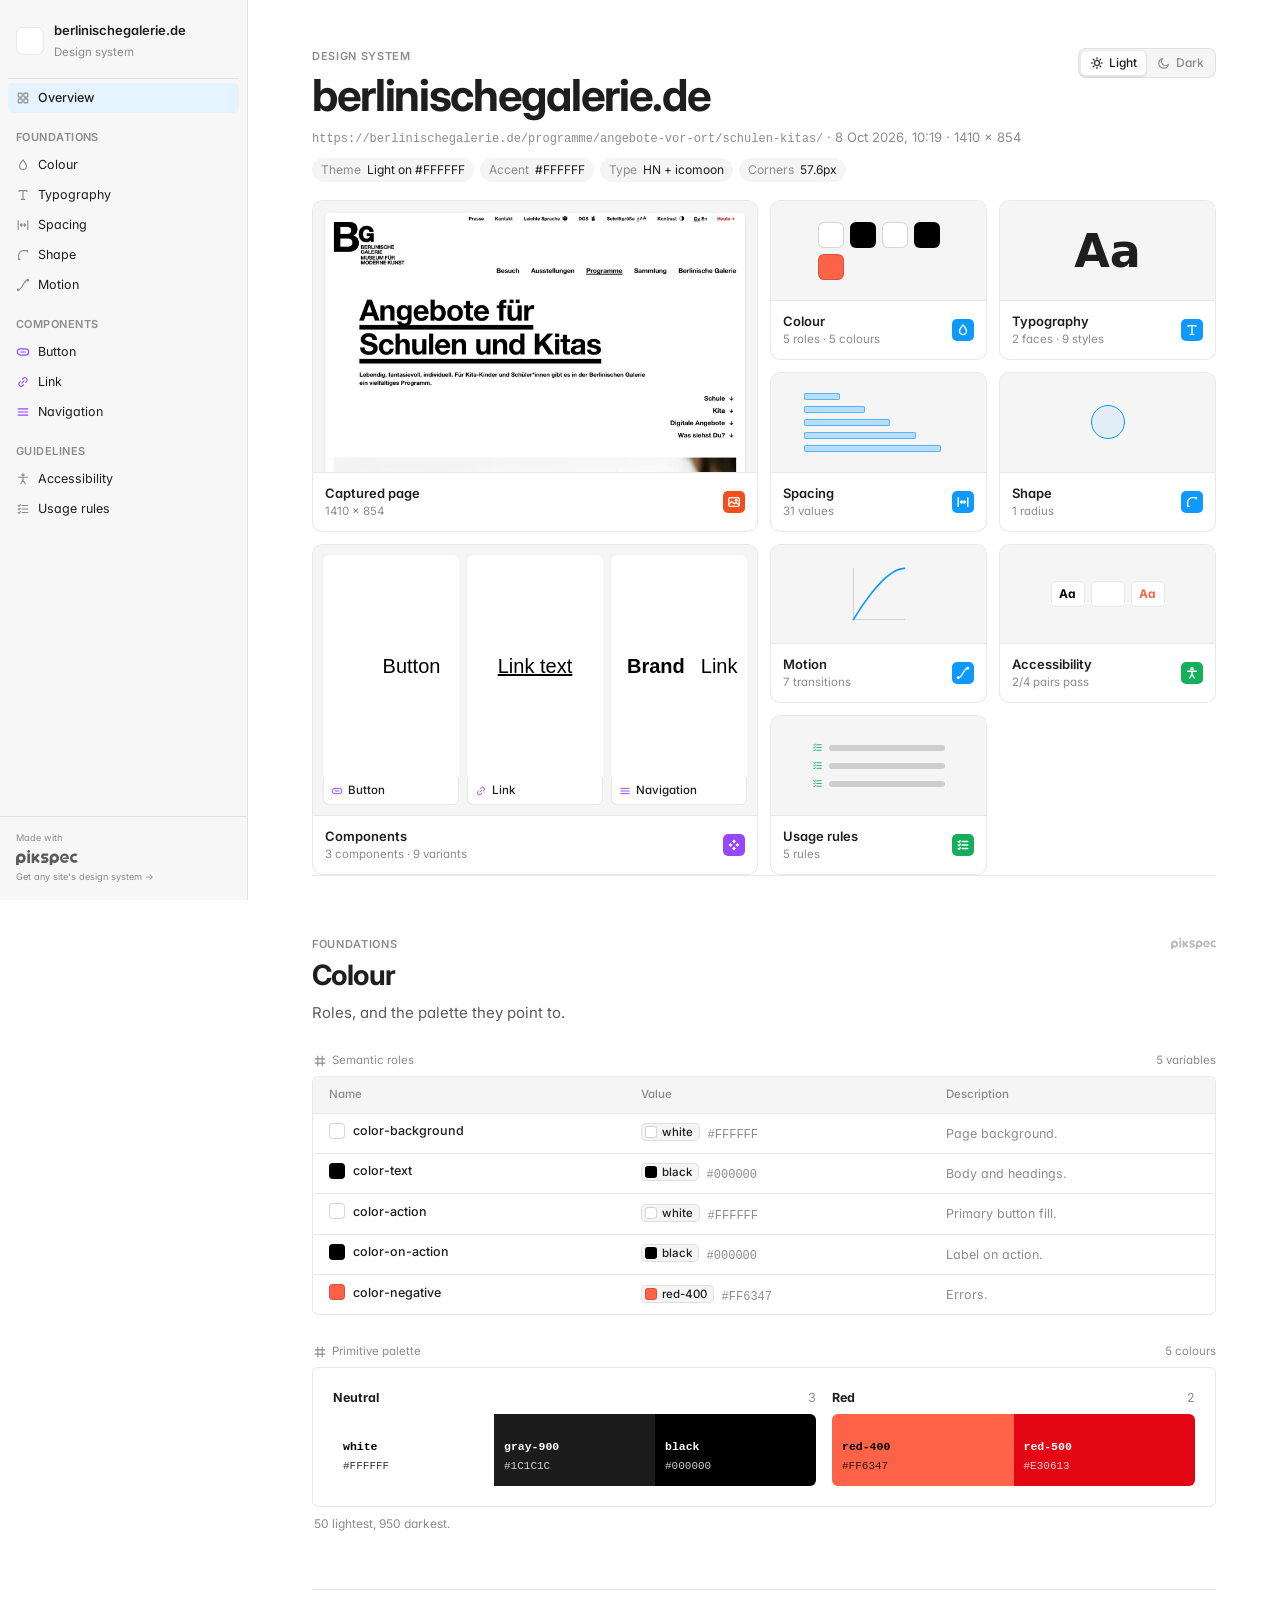
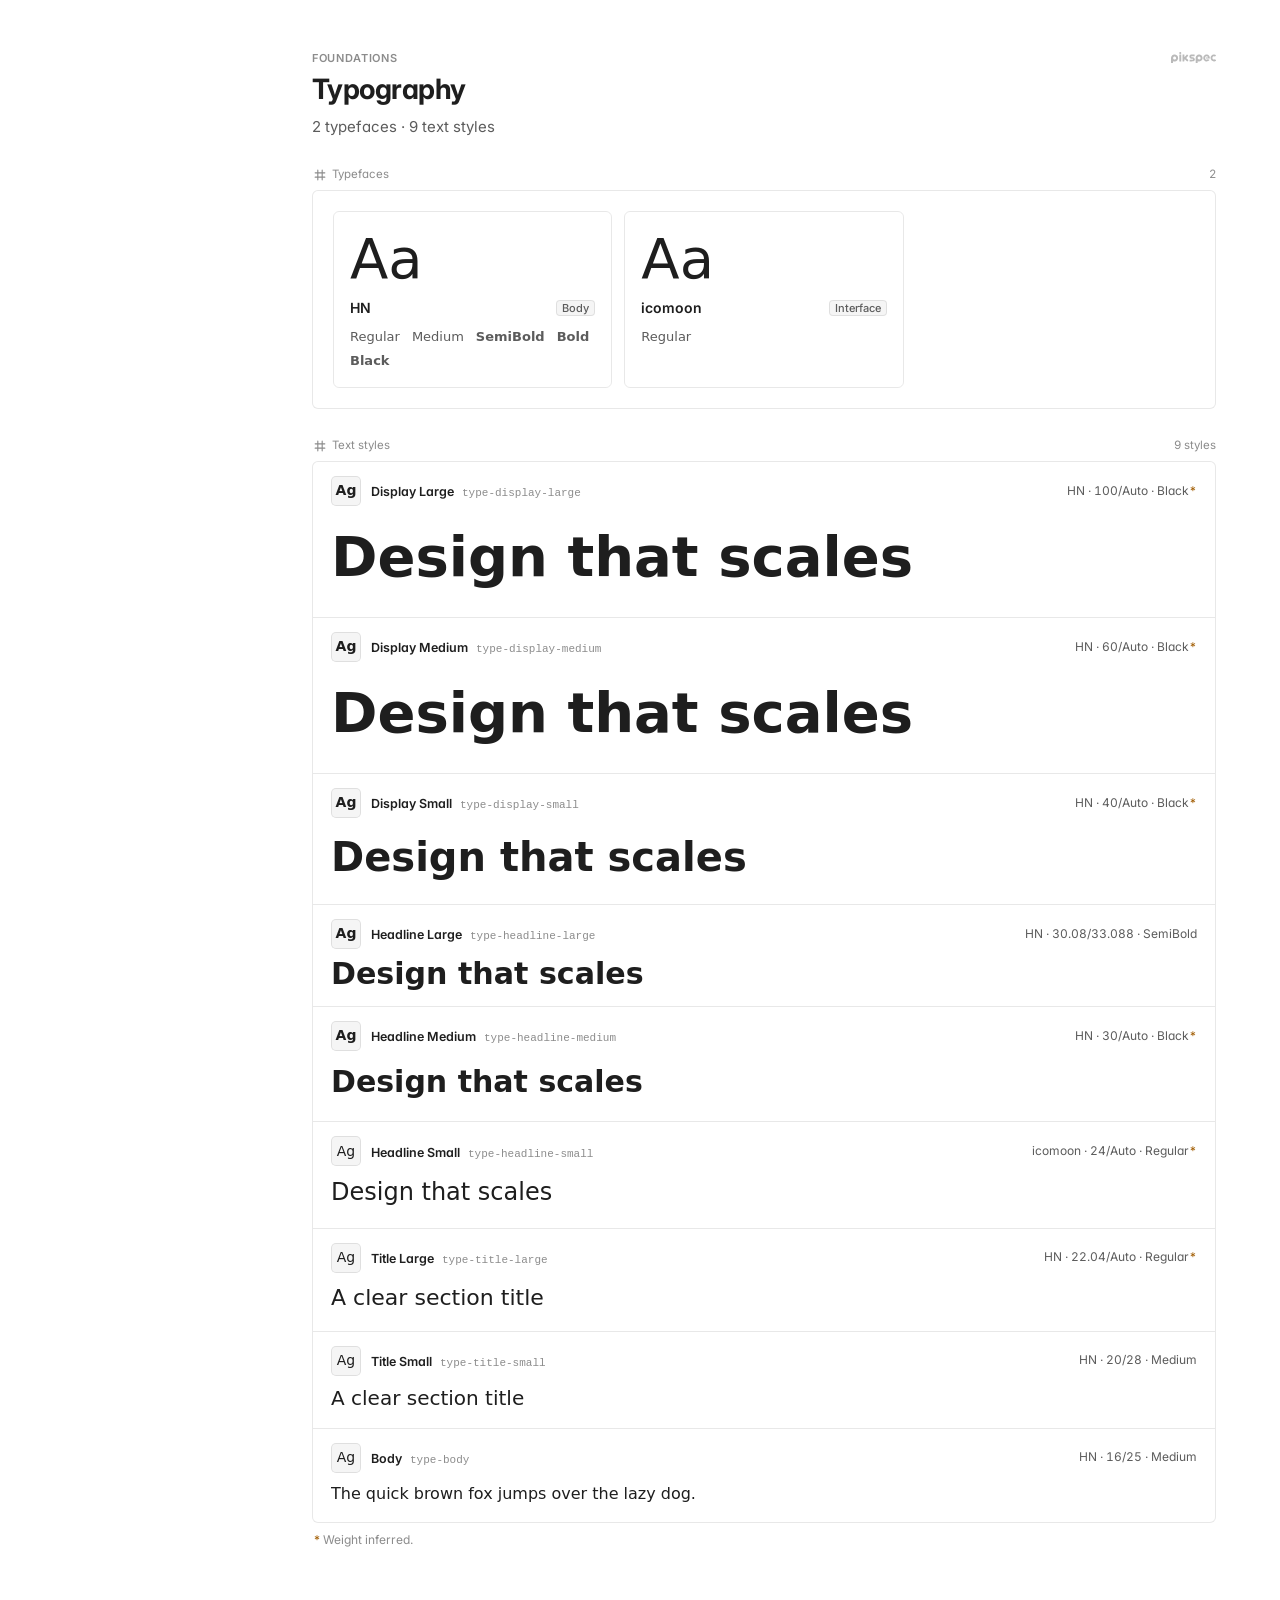
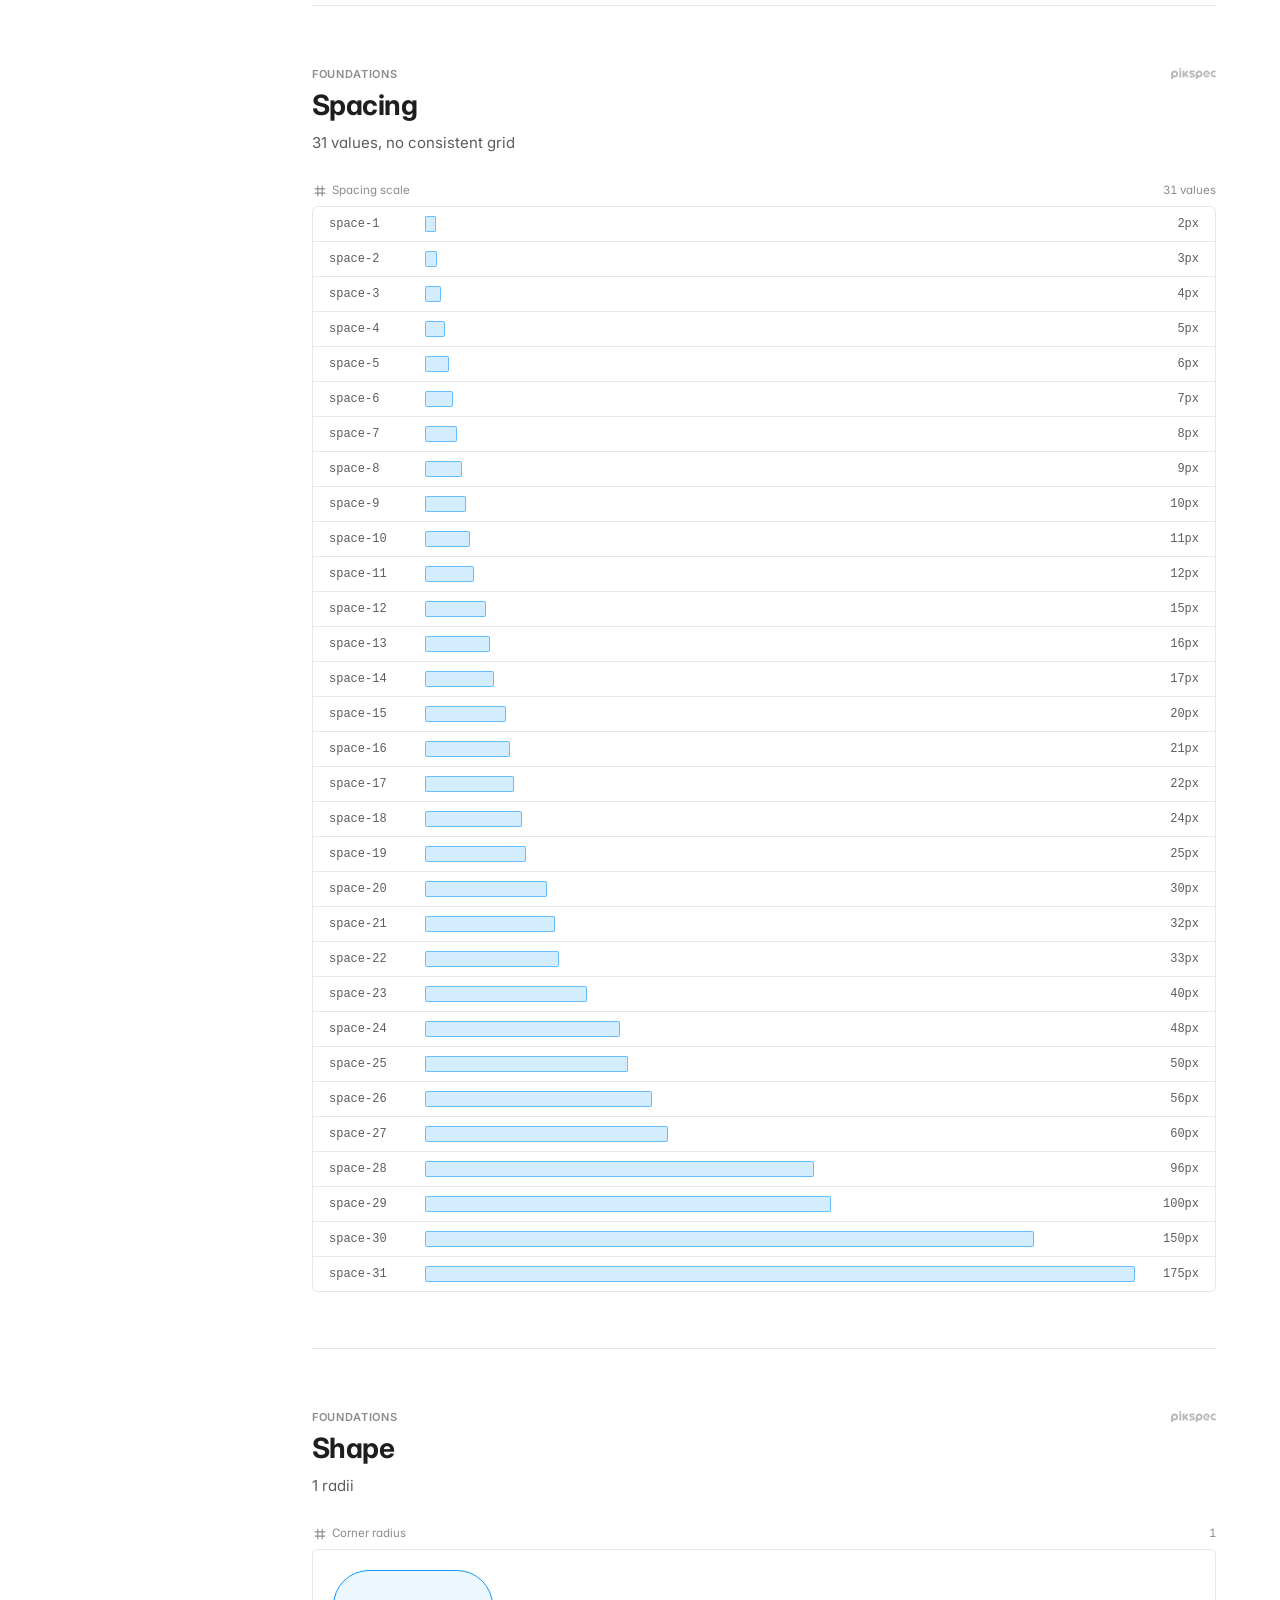
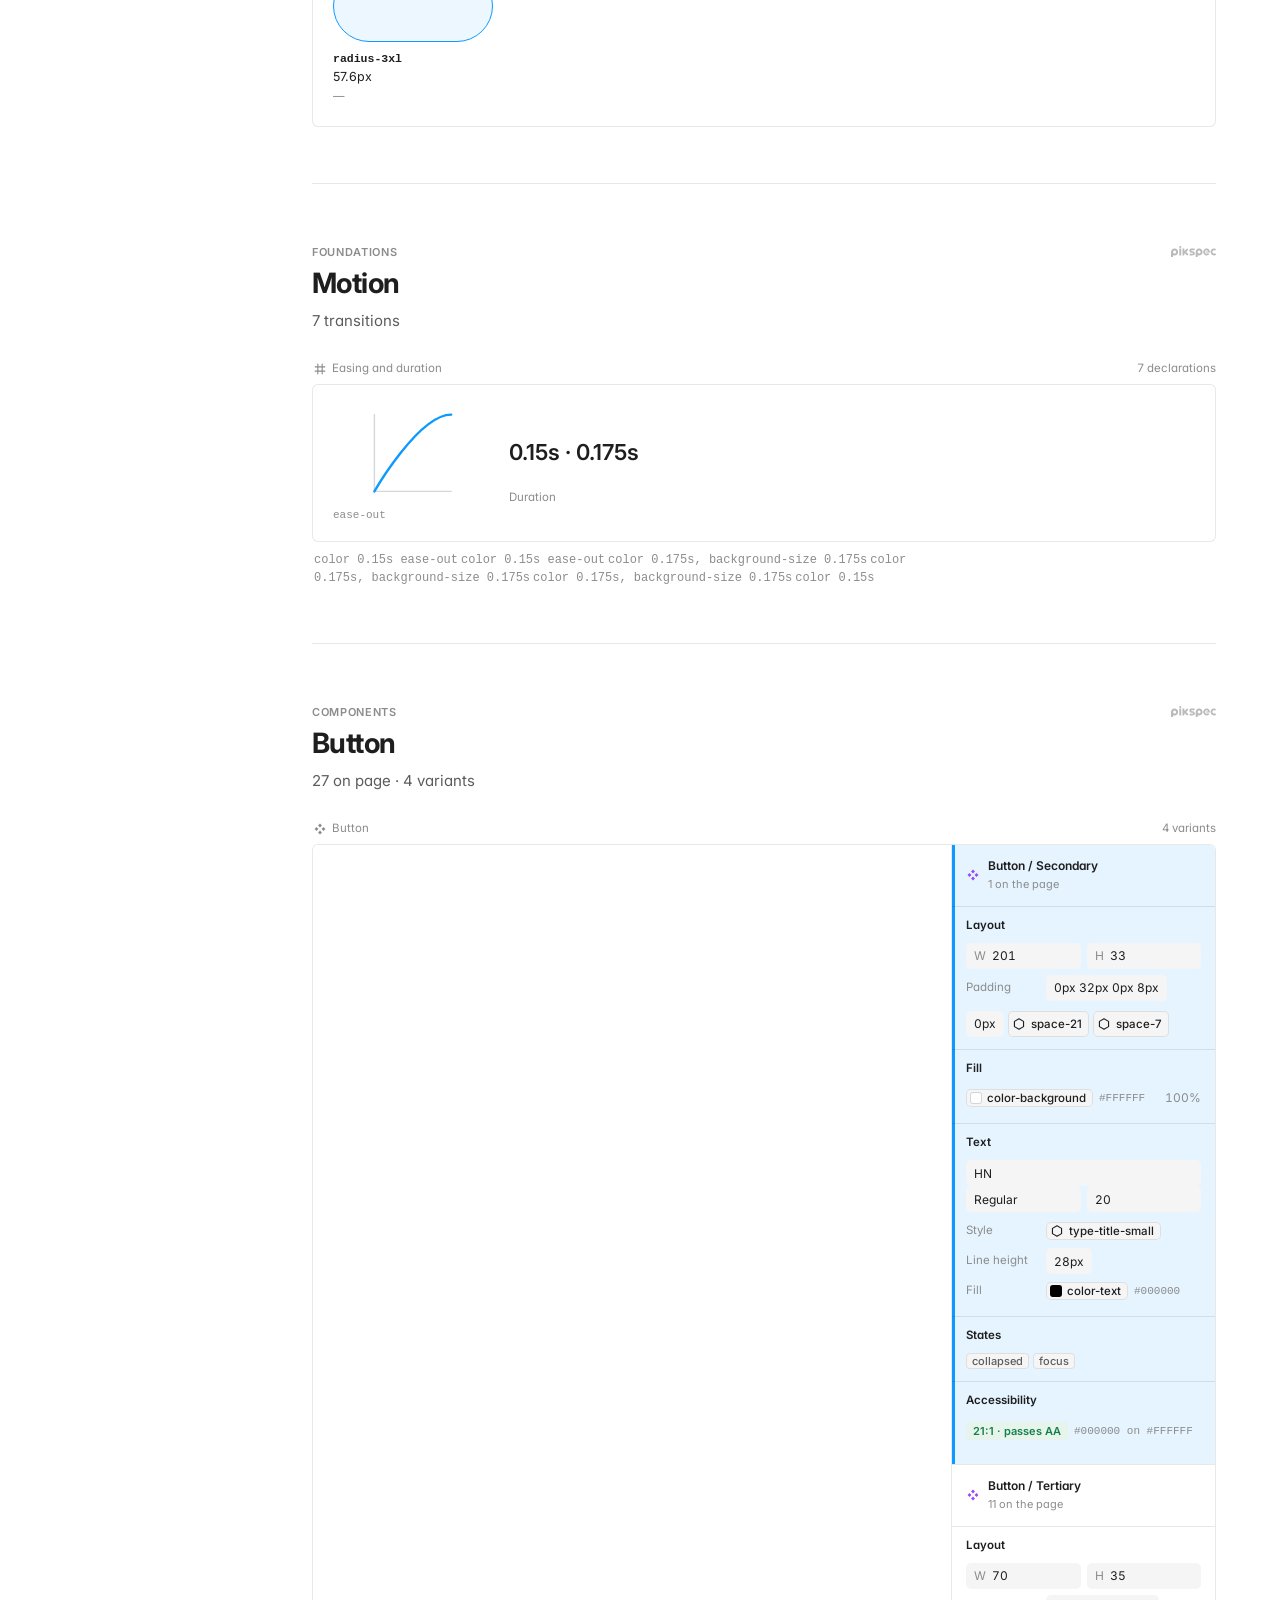
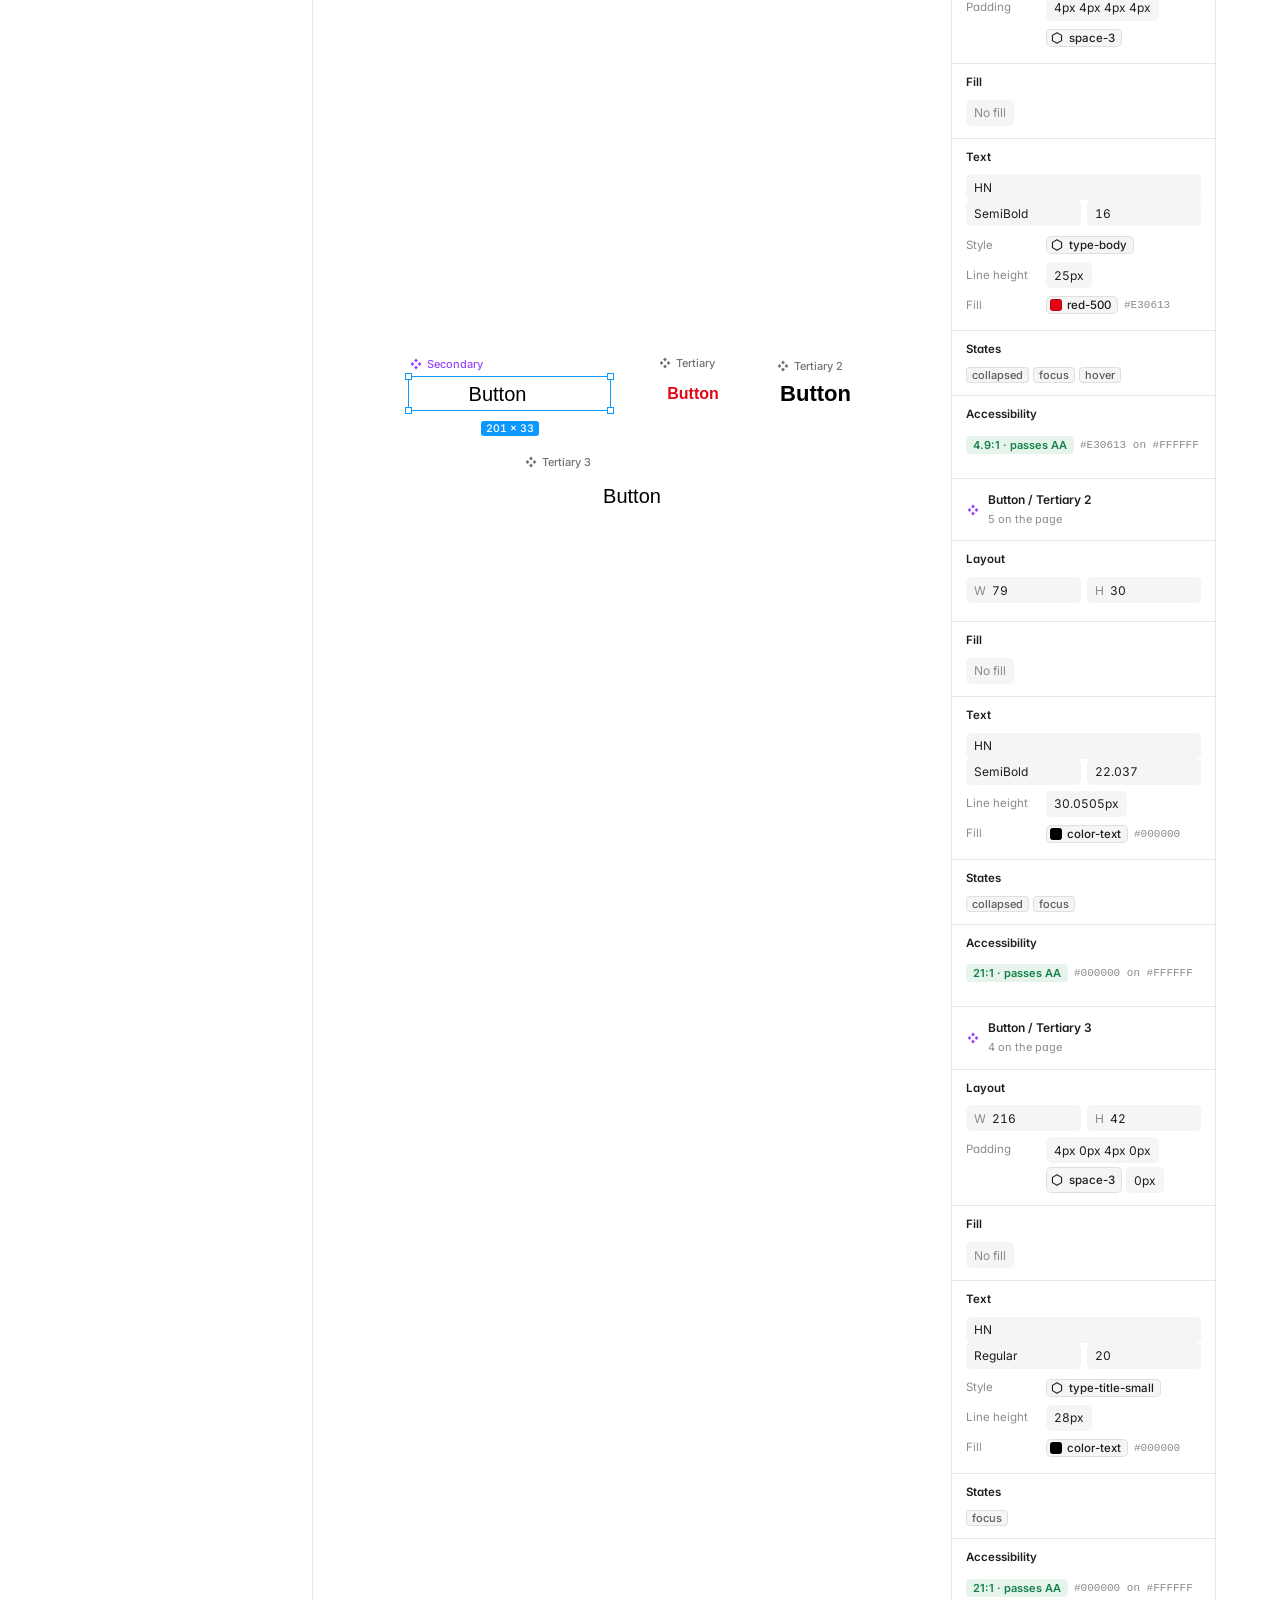
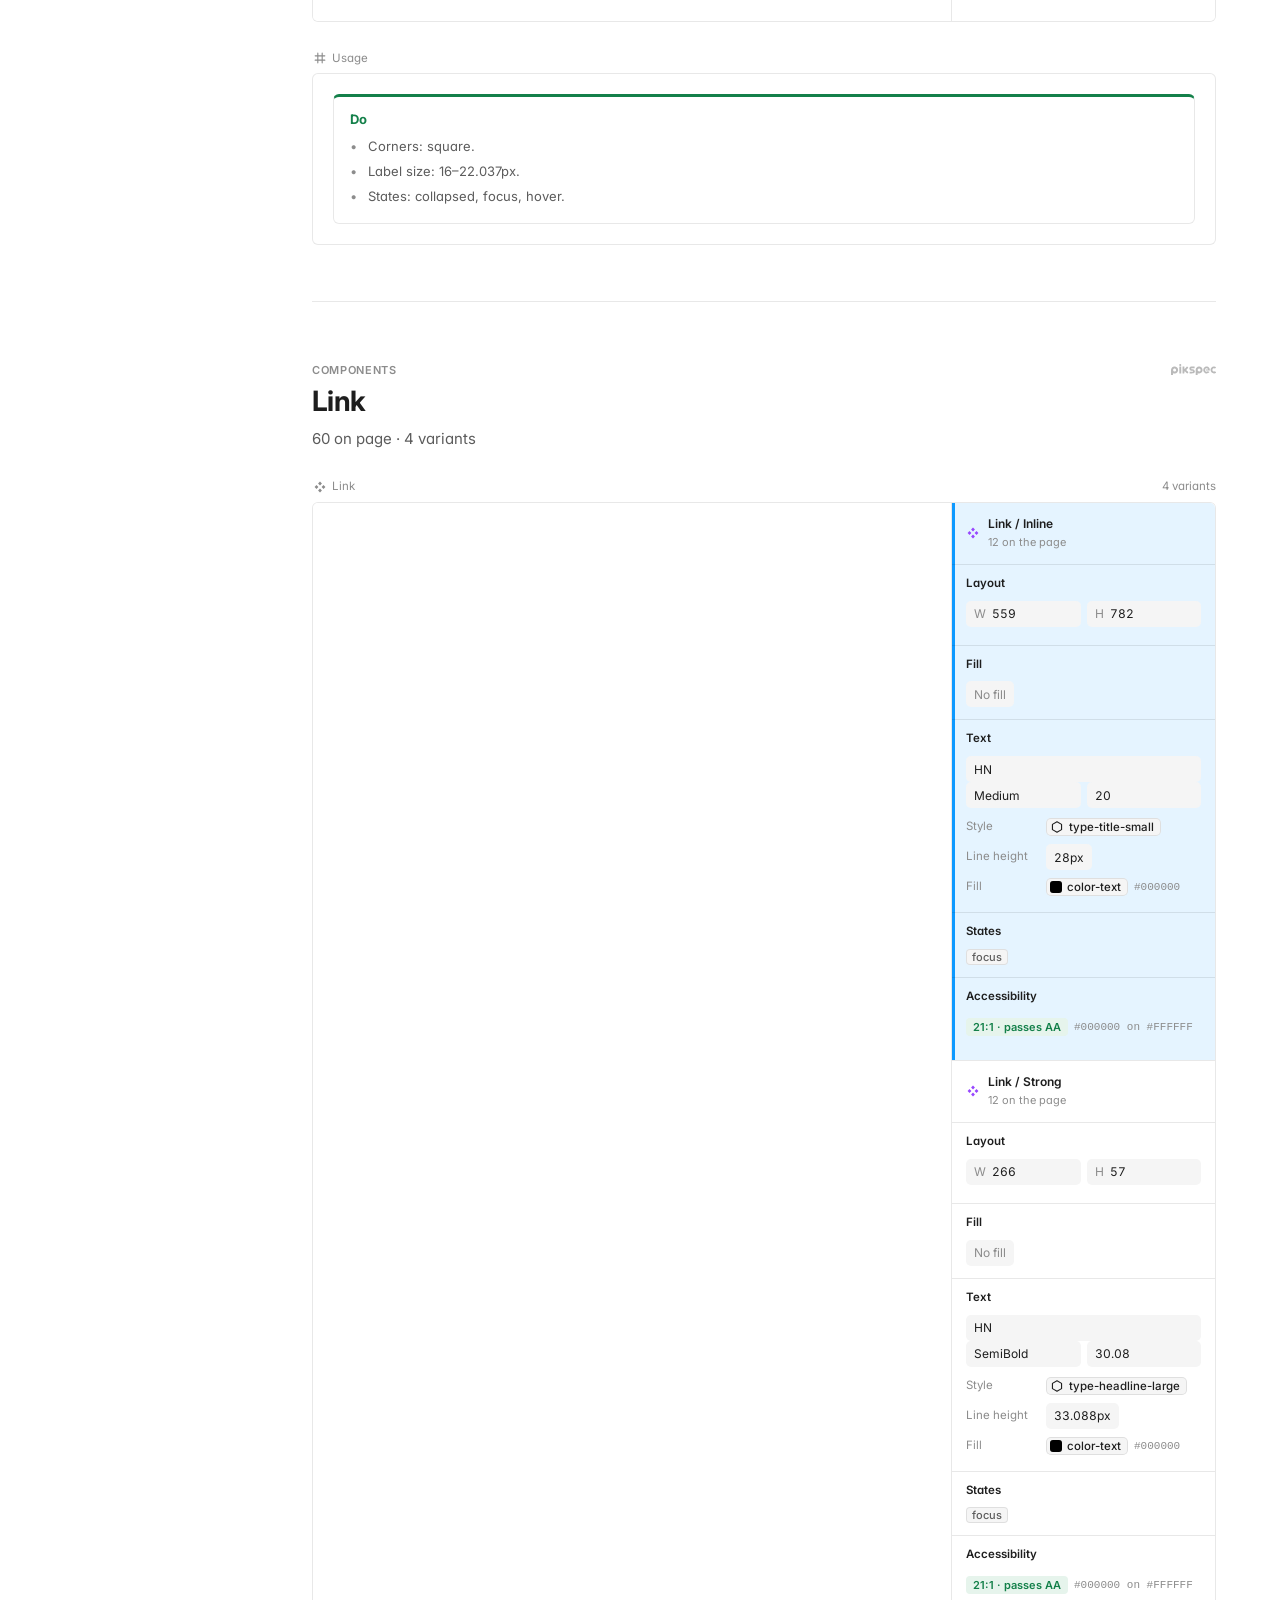
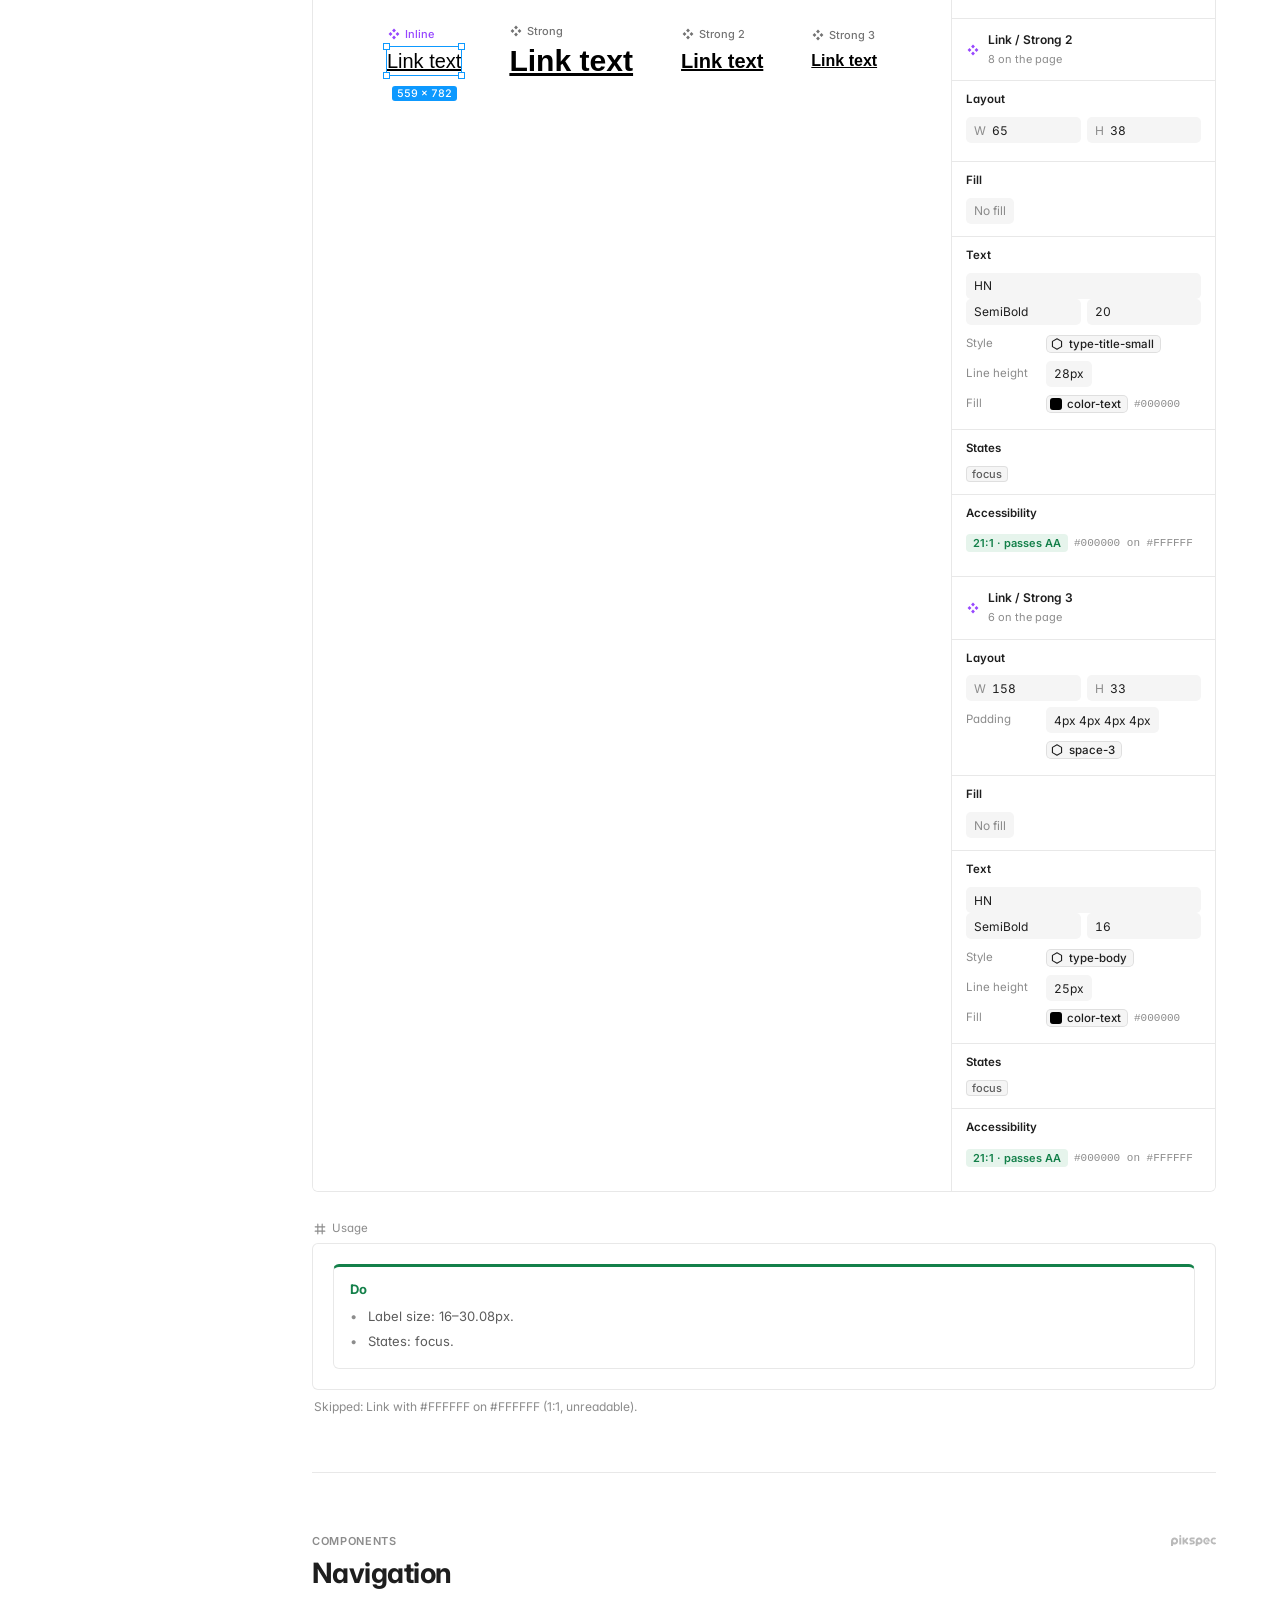
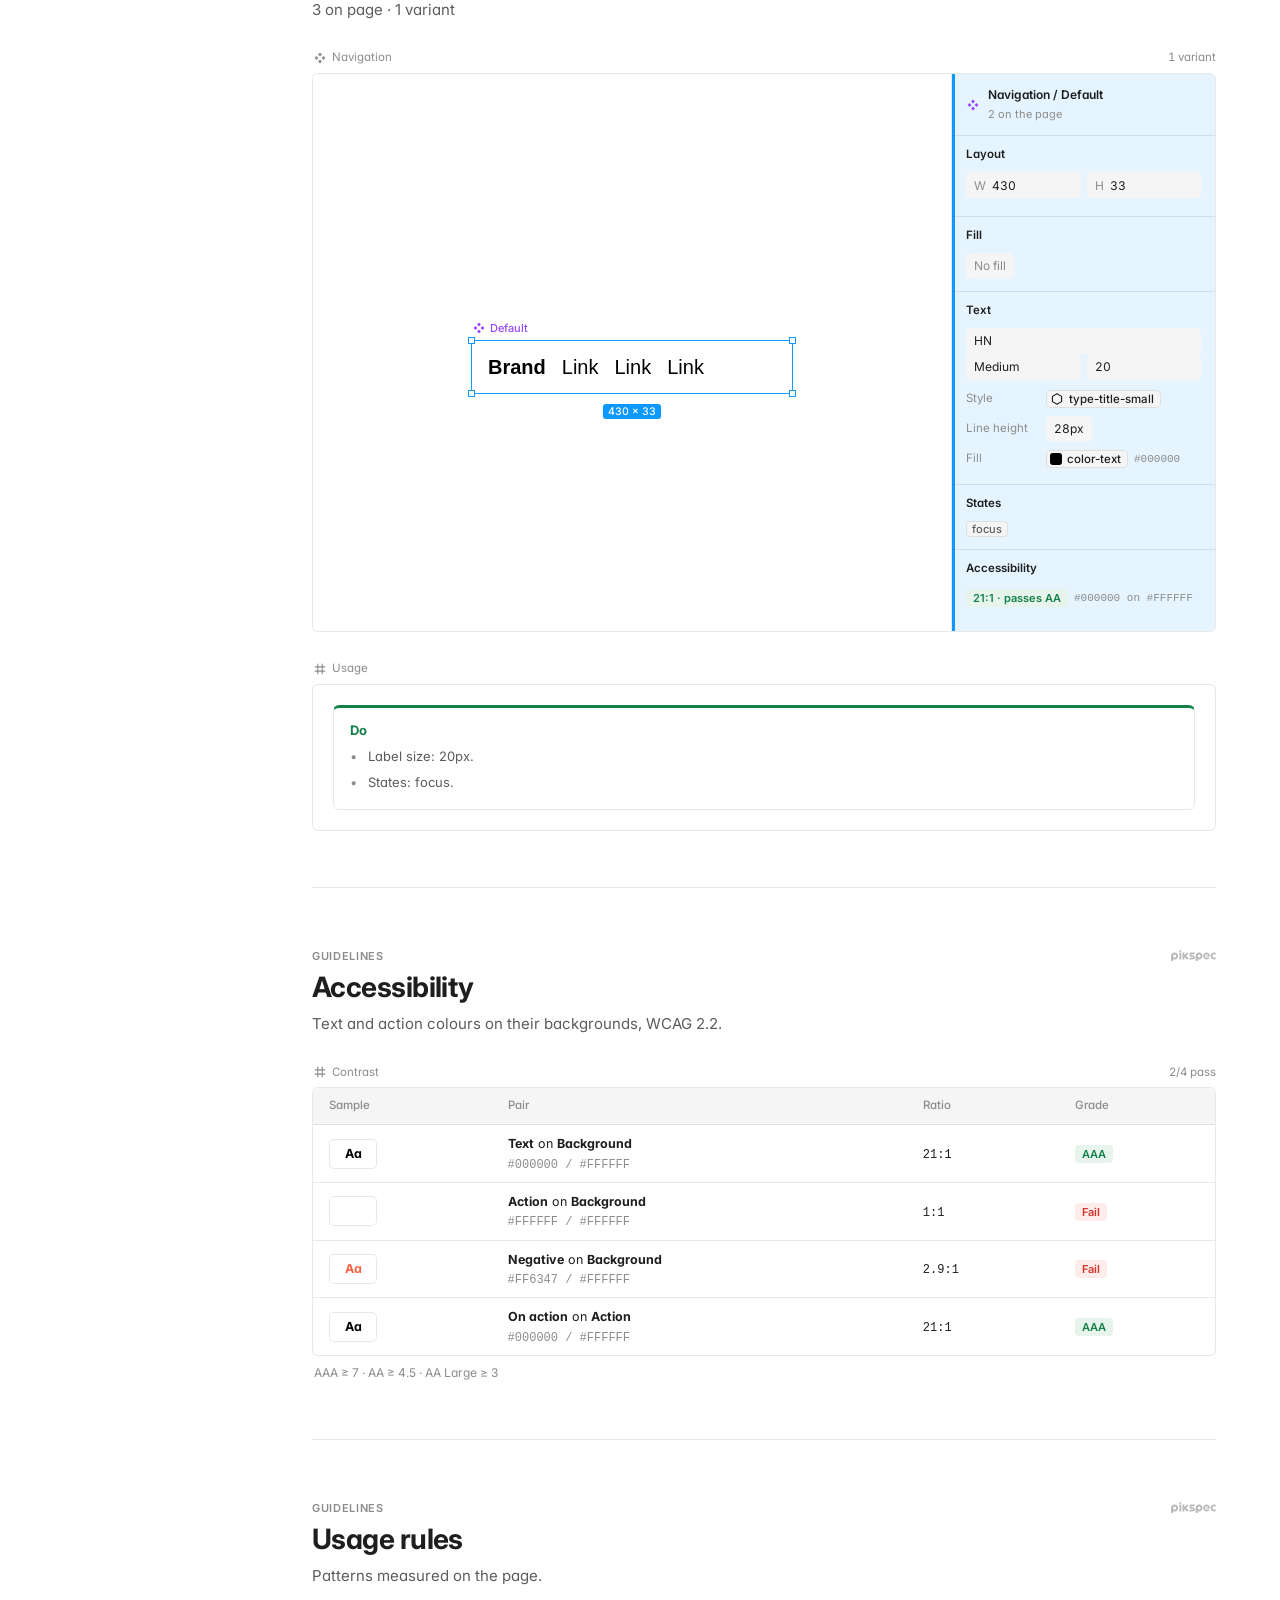
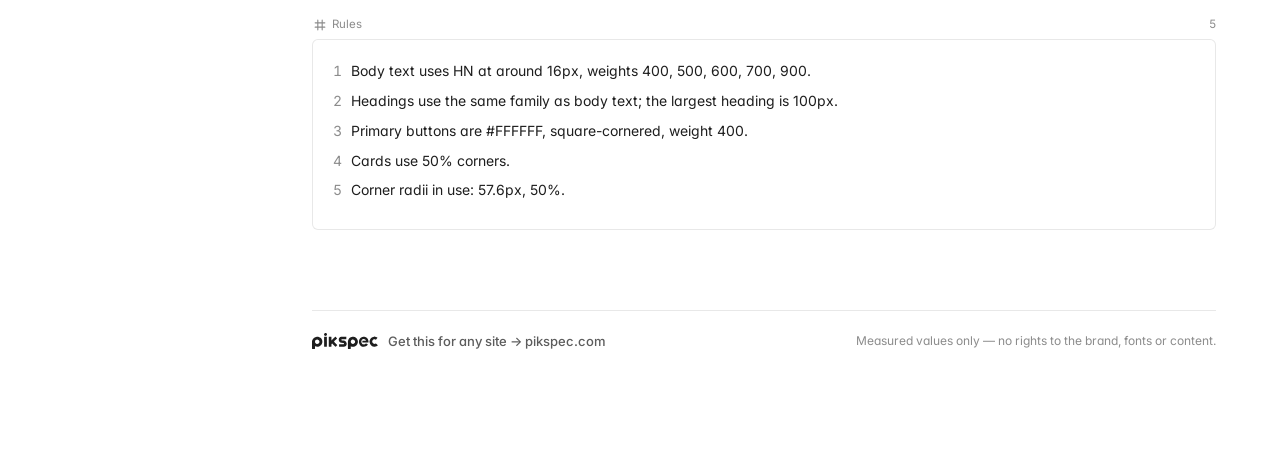
<file: input/design-system.html>
<!doctype html>
<html lang="en">
<head>
<meta charset="utf-8">
<meta name="viewport" content="width=device-width, initial-scale=1">
<meta name="generator" content="PikSpec — pikspec.com">
<title>berlinischegalerie.de — Design System · PikSpec</title>
<link rel="preconnect" href="https://fonts.gstatic.com" crossorigin>
<link href="https://fonts.googleapis.com/css2?family=Inter:wght@400;500;600;700&family=HN:wght@400;500;600;700&family=icomoon:wght@400;500;600;700&display=swap" rel="stylesheet">
<style>
  :root {
    --ink: #1e1e1e; --ink-2: #5c5c5c; --ink-3: #8c8c8c;
    --ground: #ffffff; --side: #f7f7f8; --card: #ffffff; --sunken: #f5f5f5; --hover: #ededef; --line: rgba(0,0,0,0.09); --line-2: rgba(0,0,0,0.16);
    --select: #0d99ff; --select-bg: #e5f4ff; --component: #9747ff;
    --brand: #5b2fe8; --ok: #14804a; --bad: #d1352b; --warn: #a15c00; --ok-bg: #e6f4ec; --bad-bg: #fdecea; --warn-bg: #fdf3e1;
    --mono: ui-monospace, "SF Mono", SFMono-Regular, Menlo, monospace;
    --sans: "Inter", ui-sans-serif, -apple-system, "Segoe UI", sans-serif;
    color-scheme: light;
  }
  /* Theme: always opens light; the Overview's switch turns every page dark, with no script. */
  :root:has(#theme-dark:checked) { --ink: #f2f2f2; --ink-2: #b3b3b3; --ink-3: #808080;
    --ground: #1e1e1e; --side: #2c2c2c; --card: #2c2c2c; --sunken: #383838; --hover: #383838; --line: rgba(255,255,255,0.1); --line-2: rgba(255,255,255,0.18);
    --select-bg: rgba(13,153,255,0.2); --ok: #4cc38a; --bad: #ff7a70; --warn: #f2b45a; --ok-bg: rgba(76,195,138,.14); --bad-bg: rgba(255,122,112,.14); --warn-bg: rgba(242,180,90,.14);
    color-scheme: dark; }
  * { box-sizing: border-box; }
  /* Jumps, not smooth scrolling: some viewers never run the animation, so a sidebar click looked dead. */
  html { scroll-padding-top: 24px; }
  body { margin: 0; background: var(--ground); color: var(--ink); font: 14px/1.55 var(--sans); -webkit-font-smoothing: antialiased; font-feature-settings: "cv11"; }
  code { font: 12px var(--mono); }
  a { color: inherit; }
  .muted { color: var(--ink-3); }
  .skip { position: absolute; left: -9999px; }
  .skip:focus { left: 16px; top: 16px; z-index: 10; background: var(--card); padding: 8px 12px; border-radius: 6px; }
  :focus-visible { outline: 2px solid var(--select); outline-offset: 2px; }

  /* Layers panel */
  .layout { display: grid; grid-template-columns: 248px minmax(0, 1fr); min-height: 100vh; }
  /* Grid items default to min-width:auto, so the scrolling nav would widen the page on a phone. */
  .layout > * { min-width: 0; }
  .side { position: sticky; top: 0; height: 100vh; overflow-y: auto; border-right: 1px solid var(--line); padding: 16px 8px 0; background: var(--side); display: flex; flex-direction: column; }
  .side nav { flex: 1 0 auto; padding-bottom: 24px; }
  .brand { display: flex; gap: 10px; align-items: center; text-decoration: none; padding: 4px 8px 16px; margin-bottom: 4px; border-bottom: 1px solid var(--line); }
  .brand strong { display: block; font-size: 13px; font-weight: 600; overflow-wrap: anywhere; }
  .brand small { color: var(--ink-3); font-size: 11.5px; }
  .mark { width: 28px; height: 28px; border-radius: 7px; background: var(--brand); flex: none; box-shadow: inset 0 0 0 1px var(--line); }
  /* The site's own favicon, on a white tile, when the download could fetch it. */
  .mark.has-icon { display: grid; place-items: center; background: #fff; }
  .mark.has-icon img { width: 18px; height: 18px; object-fit: contain; }
  .nav-group { margin: 16px 8px 4px; font-size: 11px; font-weight: 600; letter-spacing: 0.04em; text-transform: uppercase; color: var(--ink-3); }
  .layer-link { display: flex; align-items: center; gap: 8px; height: 30px; padding: 0 8px; border-radius: 5px; font-size: 12.5px; color: var(--ink); text-decoration: none; }
  .layer-link .ico { color: var(--ink-3); }
  .layer-link.is-component .ico { color: var(--component); }
  .layer-link:hover { background: var(--hover); }
  .ico { width: 14px; height: 14px; fill: none; stroke: currentColor; stroke-width: 1.3; stroke-linejoin: round; stroke-linecap: round; flex: none; }
  .ico.comp { fill: currentColor; stroke: none; }

  /* Canvas */
  .main { padding: 44px clamp(16px, 5vw, 64px) 96px; max-width: 1180px; width: 100%; }
  /* Every page drawn, one under the next: an importer copies the whole system in one go. */
  .page { position: relative; display: block; padding: 4px 0 56px; margin-bottom: 56px; border-bottom: 1px solid var(--line); }
  .page:last-of-type { border-bottom: 0; margin-bottom: 24px; }
  .eyebrow { margin: 0 0 6px; font-size: 11px; font-weight: 600; letter-spacing: 0.06em; text-transform: uppercase; color: var(--ink-3); }
  h1 { margin: 0 0 8px; font-size: clamp(30px, 4vw, 44px); letter-spacing: -0.03em; line-height: 1.1; font-weight: 700; overflow-wrap: anywhere; }
  h2 { margin: 0 0 8px; font-size: 28px; letter-spacing: -0.02em; line-height: 1.2; font-weight: 700; }
  .sub { color: var(--ink-3); font-size: 13px; margin: 0 0 24px; overflow-wrap: anywhere; }
  .lede { max-width: 68ch; color: var(--ink-2); font-size: 15px; margin: 0 0 24px; }
  .note { max-width: 78ch; color: var(--ink-3); font-size: 12px; margin: 8px 2px 0; }

  /* Frames: name above the top-left corner, content on a white board */
  .fig { margin-top: 28px; }
  .fig-label { display: flex; align-items: center; justify-content: space-between; gap: 12px; margin: 0 0 6px 1px; font-size: 11.5px; color: var(--ink-3); }
  .fig-label > span:first-child { display: inline-flex; align-items: center; gap: 5px; }
  .fig-meta { font-variant-numeric: tabular-nums; }
  .fig-body { border: 1px solid var(--line); border-radius: 6px; background: var(--card); padding: 20px; }
  .fig-body.flush { padding: 0; overflow: hidden; }
  .fig-body.sunken { background: var(--sunken); }

  /* Overview: a bento of Figma-style file cards, exactly one window tall */
  .overview { display: flex; flex-direction: column; height: calc(100vh - 68px); height: calc(100dvh - 68px); min-height: 420px; padding-bottom: 0; overflow: hidden; }
  .ov-head { flex: none; position: relative; }
  /* Figma's segmented control: Light · Dark. */
  .theme-switch { position: absolute; top: 0; right: 0; display: inline-flex; padding: 2px; border-radius: 8px; background: var(--sunken); box-shadow: inset 0 0 0 1px var(--line); }
  .theme-switch input { position: absolute; opacity: 0; width: 1px; height: 1px; pointer-events: none; }
  .theme-switch label { display: inline-flex; align-items: center; gap: 5px; height: 26px; padding: 0 10px; border-radius: 6px; font-size: 12px; font-weight: 500; color: var(--ink-3); cursor: pointer; }
  .theme-switch label:hover { color: var(--ink); }
  .theme-switch input:checked + label { background: var(--card); color: var(--ink); box-shadow: 0 1px 2px rgba(0,0,0,.12), inset 0 0 0 1px var(--line); }
  .theme-switch input:focus-visible + label { outline: 2px solid var(--select); outline-offset: 1px; }
  .ov-head .sub { margin-bottom: 10px; }
  .facts { display: flex; flex-wrap: wrap; gap: 6px; margin-bottom: 18px; }
  .fact { display: inline-flex; gap: 6px; align-items: baseline; padding: 3px 9px; border-radius: 999px; background: var(--sunken); font-size: 12px; white-space: nowrap; }
  .fact em { font-style: normal; color: var(--ink-3); }
  .bento { flex: 1; min-height: 0; display: grid; grid-template-columns: repeat(4, minmax(0, 1fr)); grid-template-rows: repeat(var(--rows), minmax(0, 1fr)); grid-auto-flow: dense; gap: 12px; }
  .tc { display: flex; flex-direction: column; min-height: 0; min-width: 0; border: 1px solid var(--line); border-radius: 10px; background: var(--card); overflow: hidden; text-decoration: none; transition: border-color .12s ease, box-shadow .12s ease; }
  a.tc:hover { border-color: var(--select); box-shadow: 0 0 0 1px var(--select); }
  .tc-capture, .tc-components { grid-column: span 2; grid-row: span 2; }
  .tc-thumb { flex: 1; min-height: 0; display: grid; place-items: center; padding: 12px; background: var(--sunken); overflow: hidden; }
  /* The whole capture, scaled to fit the tile — never cropped. */
  .tc-capture .tc-thumb img { display: block; max-width: 100%; max-height: 100%; object-fit: contain; border-radius: 4px; box-shadow: 0 1px 3px rgba(0,0,0,.12); }
  .tc-foot { flex: none; display: flex; align-items: center; justify-content: space-between; gap: 10px; padding: 10px 12px; border-top: 1px solid var(--line); }
  .tc-name { min-width: 0; }
  .tc-name strong { display: block; font-size: 13px; font-weight: 600; white-space: nowrap; overflow: hidden; text-overflow: ellipsis; }
  .tc-name small { display: block; font-size: 11.5px; color: var(--ink-3); white-space: nowrap; overflow: hidden; text-overflow: ellipsis; }
  /* Coloured file-type icons, as on Figma's cards: blue foundations, purple components, green guidelines, orange source. */
  .tc-icon { display: grid; place-items: center; width: 22px; height: 22px; border-radius: 5px; flex: none; color: #fff; }
  .tc-icon .ico { width: 14px; height: 14px; stroke-width: 1.6; }
  .tc-icon .ico.comp { fill: #fff; }
  .tone-found { background: #0d99ff; }
  .tone-component { background: #9747ff; }
  .tone-guide { background: #14ae5c; }
  .tone-capture { background: #f24e1e; }
  .comp-grid { grid-template-columns: repeat(3, minmax(0, 1fr)); grid-auto-rows: minmax(0, 1fr); place-items: stretch; gap: 8px; padding: 10px; }
  .comp-mini { display: flex; flex-direction: column; min-height: 0; border-radius: 6px; background: var(--card); box-shadow: inset 0 0 0 1px var(--line); overflow: hidden; text-decoration: none; }
  .comp-mini:hover { box-shadow: inset 0 0 0 2px var(--select); }
  .comp-stage { flex: 1; min-height: 0; display: grid; place-items: center; overflow: hidden; }
  /* Drawn at true size and clipped by the stage: zoom and scale transforms throw an importer's measurements off. */
  .comp-zoom { pointer-events: none; }
  .comp-name { flex: none; display: flex; align-items: center; gap: 5px; padding: 5px 8px; font-size: 11.5px; font-weight: 500; white-space: nowrap; overflow: hidden; text-overflow: ellipsis; }
  .comp-name .ico { color: var(--component); width: 12px; height: 12px; }
  .th-swatches { display: grid; grid-template-columns: repeat(4, 26px); gap: 6px; }
  .th-swatches i { height: 26px; border-radius: 6px; box-shadow: inset 0 0 0 1px var(--line-2); }
  .th-type { font-size: 46px; font-weight: 600; line-height: 1; }
  .th-bars { width: 78%; display: grid; gap: 6px; }
  .th-bars i { display: block; height: 7px; border-radius: 2px; background: rgba(13,153,255,0.25); box-shadow: inset 0 0 0 1px rgba(13,153,255,0.6); }
  .th-shapes { display: flex; gap: 10px; }
  .th-shapes i { width: 34px; height: 34px; border: 1.5px solid var(--select); background: rgba(13,153,255,0.08); }
  .th-lift { display: flex; gap: 12px; }
  .th-lift i { width: 44px; height: 32px; border-radius: 6px; background: var(--card); }
  .tc-thumb .curve { width: 72px; height: 64px; margin: 0; }
  .th-pairs { display: flex; gap: 6px; }
  .th-pairs span { display: grid; place-items: center; width: 34px; height: 26px; border-radius: 5px; font-size: 12px; font-weight: 700; box-shadow: inset 0 0 0 1px var(--line); }
  .th-rules { display: grid; gap: 7px; width: 70%; }
  .th-rules span { display: flex; align-items: center; gap: 6px; }
  .th-rules i { display: block; height: 6px; flex: 1; border-radius: 3px; background: var(--line-2); }
  .ico.tiny { width: 11px; height: 11px; color: #14ae5c; }
  .callout { border: 1px solid var(--line); border-radius: 8px; padding: 10px 14px; background: var(--card); margin: 0 0 16px; }
  .back { display: none; }

  /* Variables table */
  .vars { width: 100%; border-collapse: collapse; font-size: 12.5px; }
  .vars th { text-align: left; font-weight: 500; color: var(--ink-3); font-size: 11.5px; padding: 9px 16px; border-bottom: 1px solid var(--line); background: var(--sunken); }
  .vars td { padding: 9px 16px; border-bottom: 1px solid var(--line); vertical-align: middle; }
  .vars tr:last-child td { border-bottom: 0; }
  .vars tbody tr:hover { background: var(--select-bg); }
  .var-name { display: inline-flex; align-items: center; gap: 8px; }
  .var-name b { font: 500 12.5px var(--sans); white-space: nowrap; }
  .var-chip { width: 16px; height: 16px; border-radius: 4px; box-shadow: inset 0 0 0 1px var(--line-2); flex: none; }
  .var-hex { margin-left: 8px; }
  .pill-var { display: inline-flex; align-items: center; gap: 5px; padding: 2px 7px 2px 4px; border-radius: 5px; background: var(--sunken); box-shadow: inset 0 0 0 1px var(--line); font: 500 11.5px var(--sans); white-space: nowrap; }
  .pill-var i { width: 12px; height: 12px; border-radius: 3px; box-shadow: inset 0 0 0 1px var(--line-2); }

  /* Palette */
  .ramps { display: flex; flex-wrap: wrap; gap: 16px; }
  .ramp { flex-grow: 1; min-width: 0; max-width: 100%; }
  .ramp-head { display: flex; justify-content: space-between; gap: 12px; margin-bottom: 6px; font-size: 12.5px; }
  .ramp-head span { color: var(--ink-3); }
  .ramp-steps { display: grid; grid-template-columns: repeat(auto-fit, minmax(96px, 1fr)); border-radius: 6px; overflow: hidden; box-shadow: inset 0 0 0 1px var(--line); }
  .chip { padding: 26px 10px 8px; min-height: 72px; }
  .chip b { display: block; font: 600 11.5px var(--mono); }
  .chip span { font: 11px var(--mono); opacity: 0.8; }

  /* Type */
  .faces { display: grid; grid-template-columns: repeat(auto-fill, minmax(220px, 1fr)); gap: 12px; }
  .face { border: 1px solid var(--line); border-radius: 6px; padding: 16px; }
  .face-sample { font-size: 56px; line-height: 1.1; margin-bottom: 8px; }
  .face-meta { display: flex; align-items: center; gap: 8px; justify-content: space-between; }
  .face-meta b { font-weight: 600; }
  .weights { display: flex; flex-wrap: wrap; gap: 4px 12px; margin-top: 8px; font-size: 13px; color: var(--ink-2); }
  .tag { display: inline-block; font: 500 11px var(--sans); background: var(--sunken); box-shadow: inset 0 0 0 1px var(--line); border-radius: 4px; padding: 1px 6px; color: var(--ink-2); white-space: nowrap; }
  .text-style { padding: 14px 18px 16px; border-bottom: 1px solid var(--line); }
  .text-style:last-child { border-bottom: 0; }
  .text-style:hover { background: var(--select-bg); }
  .text-style-head { display: flex; align-items: center; gap: 10px; flex-wrap: wrap; margin-bottom: 8px; }
  .ag { display: grid; place-items: center; width: 30px; height: 30px; border-radius: 5px; background: var(--sunken); box-shadow: inset 0 0 0 1px var(--line); font-size: 14px; flex: none; }
  .text-style-name b { font-size: 12.5px; font-weight: 600; margin-right: 8px; }
  .text-style-name code { color: var(--ink-3); font-size: 11px; }
  .text-style-spec { margin-left: auto; font-size: 12px; color: var(--ink-2); font-variant-numeric: tabular-nums; }
  .text-style-sample { overflow: hidden; text-overflow: ellipsis; white-space: nowrap; }
  abbr { text-decoration: none; color: var(--warn); cursor: help; }

  /* Spacing, shape, elevation, motion */
  .row { display: flex; align-items: center; gap: 16px; padding: 9px 16px; border-bottom: 1px solid var(--line); }
  .row:last-child { border-bottom: 0; }
  .grow { flex: 1; min-width: 0; }
  .w-name { width: 80px; flex: none; color: var(--ink-2); }
  .w-val { width: 48px; text-align: right; flex: none; color: var(--ink-2); }
  .bar { display: block; height: 16px; border-radius: 2px; background: rgba(13,153,255,0.18); box-shadow: inset 0 0 0 1px rgba(13,153,255,0.55); }
  .minis { display: grid; grid-template-columns: repeat(auto-fit, minmax(240px, 1fr)); gap: 12px; align-items: start; }
  .mini { font-size: 13px; }
  .mini b { display: block; margin-bottom: 6px; font-weight: 600; }
  .tiles { display: grid; grid-template-columns: repeat(auto-fill, minmax(140px, 1fr)); gap: 16px; }
  .tile { display: flex; flex-direction: column; gap: 2px; font-size: 12.5px; }
  .tile b { font: 600 11.5px var(--mono); }
  .tile small { color: var(--ink-3); font-size: 11.5px; }
  .tile .small { font-size: 11px; color: var(--ink-3); overflow-wrap: anywhere; }
  .tile .big { font-size: 22px; font-weight: 600; padding: 30px 0 18px; }
  .shape { height: 72px; background: rgba(13,153,255,0.08); border: 1px solid var(--select); margin-bottom: 8px; }
  .lift { height: 72px; border-radius: 6px; background: var(--card); margin: 4px 0 12px; }
  .gradtile { height: 72px; border-radius: 6px; margin-bottom: 8px; }
  .curve { width: 100%; height: 96px; margin-bottom: 6px; }
  .curve path { fill: none; stroke: var(--select); stroke-width: 2.5; stroke-linecap: round; }
  .curve .axis { stroke: var(--line-2); stroke-width: 1.5; }

  /* Components: canvas + Design panel */
  .inspect { display: grid; grid-template-columns: minmax(0, 1fr) 264px; border: 1px solid var(--line); border-radius: 6px; overflow: hidden; background: var(--card); }
  .canvas { display: flex; flex-wrap: wrap; align-items: center; justify-content: center; align-content: center; gap: 44px 48px; padding: 56px 32px 48px; min-height: 260px; }
  .vsel { position: absolute; opacity: 0; width: 1px; height: 1px; pointer-events: none; }
  .layer { position: relative; display: flex; flex-direction: column; align-items: flex-start; max-width: 100%; cursor: pointer; }
  .layer-name { display: inline-flex; align-items: center; gap: 4px; font: 500 11px var(--sans); opacity: .55; margin-bottom: 6px; white-space: nowrap; }
  .layer-body { position: relative; display: block; max-width: 100%; pointer-events: none; }
  .layer-body > *:first-child { max-width: 100%; }
  .layer:hover .layer-body { box-shadow: 0 0 0 1px var(--select); }
  .sel { display: none; position: absolute; inset: -1px; border: 1px solid var(--select); pointer-events: none; }
  .sel i { position: absolute; width: 7px; height: 7px; background: #fff; border: 1px solid var(--select); }
  .sel i:nth-child(1) { left: -4px; top: -4px; } .sel i:nth-child(2) { right: -4px; top: -4px; }
  .sel i:nth-child(3) { left: -4px; bottom: -4px; } .sel i:nth-child(4) { right: -4px; bottom: -4px; }
  .dims { display: none; position: absolute; left: 0; right: 0; margin: 0 auto; width: max-content; bottom: -26px; padding: 1px 5px; border-radius: 3px; background: var(--select); color: #fff; font: 500 10.5px var(--sans); white-space: nowrap; font-variant-numeric: tabular-nums; }
  .panels { border-left: 1px solid var(--line); background: var(--card); color: var(--ink); font-size: 12px; }
  /* Every variant's panel is shown; the selected one is outlined by its rule in routeCss. */
  .design-panel { display: block; padding-bottom: 8px; }
  .design-panel + .design-panel { border-top: 1px solid var(--line); }
  .dp-head { display: flex; gap: 8px; align-items: center; padding: 12px 14px; border-bottom: 1px solid var(--line); }
  .dp-head .ico { color: var(--component); }
  .dp-head b { display: block; font-size: 12px; font-weight: 600; }
  .dp-head small { color: var(--ink-3); font-size: 11px; }
  .dp-section { padding: 10px 14px 12px; border-bottom: 1px solid var(--line); }
  .dp-section:last-of-type { border-bottom: 0; }
  .dp-title { margin: 0 0 8px; font-size: 11.5px; font-weight: 600; }
  .dp-row { display: flex; align-items: center; gap: 6px; min-height: 26px; flex-wrap: wrap; }
  .dp-row + .dp-row { margin-top: 4px; }
  .dp-row code { font-size: 11px; }
  .dp-key { width: 74px; flex: none; color: var(--ink-3); font-size: 11.5px; }
  .dp-grid { display: grid; grid-template-columns: 1fr 1fr; gap: 6px; margin-bottom: 6px; }
  .dp-code { display: block; margin-top: 4px; font-size: 11px; overflow-wrap: anywhere; }
  .dp-note { margin: 8px 14px 0; font-size: 11px; color: var(--ink-3); }
  .field { display: inline-flex; align-items: center; gap: 6px; min-height: 26px; padding: 0 8px; border-radius: 5px; background: var(--sunken); font: 12px var(--sans); font-variant-numeric: tabular-nums; }
  .field em { font-style: normal; color: var(--ink-3); }
  .field.wide { width: 100%; }
  .tokens { display: inline-flex; flex-wrap: wrap; gap: 4px; }
  .sw { width: 16px; height: 16px; border-radius: 3px; box-shadow: inset 0 0 0 1px var(--line-2); flex: none; display: inline-block; }
  .pct { margin-left: auto; color: var(--ink-3); font-variant-numeric: tabular-nums; }
  .chips { display: flex; flex-wrap: wrap; gap: 4px; }
  .badge { display: inline-block; font: 600 11px var(--sans); padding: 2px 7px; border-radius: 4px; white-space: nowrap; }
  .badge.ok { color: var(--ok); background: var(--ok-bg); }
  .badge.bad { color: var(--bad); background: var(--bad-bg); }
  .badge.warn { color: var(--warn); background: var(--warn-bg); }
  .dodont { display: grid; grid-template-columns: repeat(auto-fit, minmax(260px, 1fr)); gap: 12px; }
  .do, .dont { border-radius: 6px; border: 1px solid var(--line); border-top: 3px solid var(--ok); padding: 12px 16px; }
  .dont { border-top-color: var(--bad); }
  .do p, .dont p { margin: 0 0 6px; font-weight: 700; font-size: 13px; color: var(--ok); }
  .dont p { color: var(--bad); }
  /* Bullets and numbers are drawn as text: list markers do not survive an HTML-to-Figma import. */
  .item { display: flex; gap: 8px; margin-bottom: 5px; font-size: 13px; color: var(--ink-2); }
  .mk { flex: none; min-width: 10px; color: var(--ink-3); font-variant-numeric: tabular-nums; }

  /* Guidelines */
  .table { width: 100%; border-collapse: collapse; font-size: 12.5px; }
  .table th, .table td { text-align: left; padding: 9px 16px; border-bottom: 1px solid var(--line); vertical-align: middle; }
  .table tr:last-child td { border-bottom: 0; }
  .table th { font-size: 11.5px; font-weight: 500; color: var(--ink-3); background: var(--sunken); }
  .table tbody tr:hover { background: var(--select-bg); }
  .pair { display: grid; place-items: center; width: 48px; height: 30px; border-radius: 5px; font-weight: 700; box-shadow: inset 0 0 0 1px var(--line); }
  .rules .item { font-size: 14px; color: var(--ink); margin-bottom: 8px; }
  .foot { display: flex; align-items: center; justify-content: space-between; gap: 12px 24px; flex-wrap: wrap; padding-top: 20px; border-top: 1px solid var(--line); color: var(--ink-3); font-size: 12px; }

  /* PikSpec's mark: muted, small, and out of the captured site's way. */
  .ps-wm { display: block; height: 100%; width: auto; }
  .ps-wm-box { display: block; }
  .ps-made { position: sticky; bottom: 0; display: flex; flex-direction: column; gap: 5px; margin: 0 -8px; padding: 14px 16px 16px; border-top: 1px solid var(--line); background: var(--side); color: var(--ink-3); font-size: 11px; text-decoration: none; }
  .ps-made .ps-wm-box { height: 15px; color: var(--ink-2); }
  .ps-made:hover .ps-wm-box { color: var(--ink); }
  .ps-tag { position: absolute; top: 6px; right: 0; height: 11px; color: var(--ink-3); opacity: .6; }
  .ps-tag:hover { opacity: 1; }
  .ps-cta { display: inline-flex; align-items: center; gap: 10px; color: var(--ink-2); font-size: 13px; font-weight: 500; text-decoration: none; }
  .ps-cta .ps-wm-box { height: 16px; color: var(--ink); }
  .ps-cta:hover { color: var(--ink); }

  @media (max-width: 1000px) {
    .inspect { grid-template-columns: 1fr; }
    .panels { border-left: 0; border-top: 1px solid var(--line); }
  }
  /* Phones: the Overview's cards are the navigation, so the sidebar steps aside and every page links back. */
  @media (max-width: 860px) {
    .theme-switch span { display: none; }
    .theme-switch label { padding: 0 7px; }
    .layout { grid-template-columns: 1fr; }
    .side { display: none; }
    .main { padding: 20px 16px 56px; }
    .back { display: inline-block; margin-bottom: 16px; padding: 6px 10px 6px 8px; border: 1px solid var(--line); border-radius: 7px; font-size: 13px; font-weight: 500; text-decoration: none; }
    .overview { height: calc(100vh - 40px); height: calc(100dvh - 40px); }
    h1 { font-size: 28px; }
    /* Two columns of compact cards, and the captured page fills whatever height is left. */
    .facts { display: none; }
    .bento { grid-template-columns: repeat(2, minmax(0, 1fr)); grid-template-rows: repeat(var(--phone-rows), auto) minmax(0, 1fr); gap: 8px; }
    .tc:not(.tc-capture):not(.tc-components) .tc-thumb { display: none; }
    .tc:not(.tc-capture):not(.tc-components) .tc-foot { border-top: 0; padding: 8px 10px; }
    .tc-components { grid-column: span 2; grid-row: auto; }
    .tc-components .tc-foot { display: none; }
    .comp-grid { grid-auto-rows: auto; background: var(--card); padding: 6px; gap: 4px; }
    .comp-stage { display: none; }
    .tc-capture { grid-column: span 2; grid-row: auto; order: 99; }
    .hide-sm { display: none; }
    .text-style-spec { margin-left: 40px; width: 100%; }
  }

  html:not(.spy) body:not(:has(.page:target)) .side nav a[href="#overview"],
  html:not(.spy) body:has(#overview:target) .side nav a[href="#overview"],
  html:not(.spy) body:has(#color:target) .side nav a[href="#color"],
  html:not(.spy) body:has(#typography:target) .side nav a[href="#typography"],
  html:not(.spy) body:has(#spacing:target) .side nav a[href="#spacing"],
  html:not(.spy) body:has(#shape:target) .side nav a[href="#shape"],
  html:not(.spy) body:has(#motion:target) .side nav a[href="#motion"],
  html:not(.spy) body:has(#component-button:target) .side nav a[href="#component-button"],
  html:not(.spy) body:has(#component-link:target) .side nav a[href="#component-link"],
  html:not(.spy) body:has(#component-nav:target) .side nav a[href="#component-nav"],
  html:not(.spy) body:has(#accessibility:target) .side nav a[href="#accessibility"],
  html:not(.spy) body:has(#usage:target) .side nav a[href="#usage"],
  .side nav a[aria-current="true"] { background: var(--select-bg); font-weight: 500; }
  #component-button-r0:checked ~ .inspect #component-button-v0 { box-shadow: inset 3px 0 0 var(--select); background: var(--select-bg); }
  #component-button-r0:checked ~ .inspect label[for="component-button-r0"] .sel, #component-button-r0:checked ~ .inspect label[for="component-button-r0"] .dims { display: block; }
  #component-button-r0:checked ~ .inspect label[for="component-button-r0"] .layer-name { opacity: 1; color: var(--component); }
  #component-button-r0:focus-visible ~ .inspect label[for="component-button-r0"] .layer-body { box-shadow: 0 0 0 2px var(--select); }
  #component-button-r1:checked ~ .inspect #component-button-v1 { box-shadow: inset 3px 0 0 var(--select); background: var(--select-bg); }
  #component-button-r1:checked ~ .inspect label[for="component-button-r1"] .sel, #component-button-r1:checked ~ .inspect label[for="component-button-r1"] .dims { display: block; }
  #component-button-r1:checked ~ .inspect label[for="component-button-r1"] .layer-name { opacity: 1; color: var(--component); }
  #component-button-r1:focus-visible ~ .inspect label[for="component-button-r1"] .layer-body { box-shadow: 0 0 0 2px var(--select); }
  #component-button-r2:checked ~ .inspect #component-button-v2 { box-shadow: inset 3px 0 0 var(--select); background: var(--select-bg); }
  #component-button-r2:checked ~ .inspect label[for="component-button-r2"] .sel, #component-button-r2:checked ~ .inspect label[for="component-button-r2"] .dims { display: block; }
  #component-button-r2:checked ~ .inspect label[for="component-button-r2"] .layer-name { opacity: 1; color: var(--component); }
  #component-button-r2:focus-visible ~ .inspect label[for="component-button-r2"] .layer-body { box-shadow: 0 0 0 2px var(--select); }
  #component-button-r3:checked ~ .inspect #component-button-v3 { box-shadow: inset 3px 0 0 var(--select); background: var(--select-bg); }
  #component-button-r3:checked ~ .inspect label[for="component-button-r3"] .sel, #component-button-r3:checked ~ .inspect label[for="component-button-r3"] .dims { display: block; }
  #component-button-r3:checked ~ .inspect label[for="component-button-r3"] .layer-name { opacity: 1; color: var(--component); }
  #component-button-r3:focus-visible ~ .inspect label[for="component-button-r3"] .layer-body { box-shadow: 0 0 0 2px var(--select); }
  #component-link-r0:checked ~ .inspect #component-link-v0 { box-shadow: inset 3px 0 0 var(--select); background: var(--select-bg); }
  #component-link-r0:checked ~ .inspect label[for="component-link-r0"] .sel, #component-link-r0:checked ~ .inspect label[for="component-link-r0"] .dims { display: block; }
  #component-link-r0:checked ~ .inspect label[for="component-link-r0"] .layer-name { opacity: 1; color: var(--component); }
  #component-link-r0:focus-visible ~ .inspect label[for="component-link-r0"] .layer-body { box-shadow: 0 0 0 2px var(--select); }
  #component-link-r1:checked ~ .inspect #component-link-v1 { box-shadow: inset 3px 0 0 var(--select); background: var(--select-bg); }
  #component-link-r1:checked ~ .inspect label[for="component-link-r1"] .sel, #component-link-r1:checked ~ .inspect label[for="component-link-r1"] .dims { display: block; }
  #component-link-r1:checked ~ .inspect label[for="component-link-r1"] .layer-name { opacity: 1; color: var(--component); }
  #component-link-r1:focus-visible ~ .inspect label[for="component-link-r1"] .layer-body { box-shadow: 0 0 0 2px var(--select); }
  #component-link-r2:checked ~ .inspect #component-link-v2 { box-shadow: inset 3px 0 0 var(--select); background: var(--select-bg); }
  #component-link-r2:checked ~ .inspect label[for="component-link-r2"] .sel, #component-link-r2:checked ~ .inspect label[for="component-link-r2"] .dims { display: block; }
  #component-link-r2:checked ~ .inspect label[for="component-link-r2"] .layer-name { opacity: 1; color: var(--component); }
  #component-link-r2:focus-visible ~ .inspect label[for="component-link-r2"] .layer-body { box-shadow: 0 0 0 2px var(--select); }
  #component-link-r3:checked ~ .inspect #component-link-v3 { box-shadow: inset 3px 0 0 var(--select); background: var(--select-bg); }
  #component-link-r3:checked ~ .inspect label[for="component-link-r3"] .sel, #component-link-r3:checked ~ .inspect label[for="component-link-r3"] .dims { display: block; }
  #component-link-r3:checked ~ .inspect label[for="component-link-r3"] .layer-name { opacity: 1; color: var(--component); }
  #component-link-r3:focus-visible ~ .inspect label[for="component-link-r3"] .layer-body { box-shadow: 0 0 0 2px var(--select); }
  #component-nav-r0:checked ~ .inspect #component-nav-v0 { box-shadow: inset 3px 0 0 var(--select); background: var(--select-bg); }
  #component-nav-r0:checked ~ .inspect label[for="component-nav-r0"] .sel, #component-nav-r0:checked ~ .inspect label[for="component-nav-r0"] .dims { display: block; }
  #component-nav-r0:checked ~ .inspect label[for="component-nav-r0"] .layer-name { opacity: 1; color: var(--component); }
  #component-nav-r0:focus-visible ~ .inspect label[for="component-nav-r0"] .layer-body { box-shadow: 0 0 0 2px var(--select); }
  :root { --brand: #FFFFFF; }
</style>
</head>
<body>
<a class="skip" href="#overview">Skip to content</a>
<div class="layout">
  <aside class="side">
    <a class="brand" href="#overview"><span class="mark"></span><span><strong>berlinischegalerie.de</strong><small>Design system</small></span></a>
    <nav aria-label="Design system sections">
      <a href="#overview" class="layer-link"><svg class="ico" viewBox="0 0 16 16" fill="none" stroke="currentColor" stroke-width="1.3" stroke-linecap="round" stroke-linejoin="round" aria-hidden="true"><rect x="2.5" y="2.5" width="4.5" height="4.5" rx="1"/><rect x="9" y="2.5" width="4.5" height="4.5" rx="1"/><rect x="2.5" y="9" width="4.5" height="4.5" rx="1"/><rect x="9" y="9" width="4.5" height="4.5" rx="1"/></svg><span>Overview</span></a>
      <p class="nav-group">Foundations</p>
      <a href="#color" class="layer-link"><svg class="ico" viewBox="0 0 16 16" fill="none" stroke="currentColor" stroke-width="1.3" stroke-linecap="round" stroke-linejoin="round" aria-hidden="true"><path d="M8 2.2c2.4 2.9 4 5 4 7a4 4 0 0 1-8 0c0-2 1.6-4.1 4-7z"/></svg><span>Colour</span></a><a href="#typography" class="layer-link"><svg class="ico" viewBox="0 0 16 16" fill="none" stroke="currentColor" stroke-width="1.3" stroke-linecap="round" stroke-linejoin="round" aria-hidden="true"><path d="M3.5 4V3h9v1M8 3v10M6 13h4"/></svg><span>Typography</span></a><a href="#spacing" class="layer-link"><svg class="ico" viewBox="0 0 16 16" fill="none" stroke="currentColor" stroke-width="1.3" stroke-linecap="round" stroke-linejoin="round" aria-hidden="true"><path d="M2.5 3v10M13.5 3v10M5 8h6M6.5 6.5L5 8l1.5 1.5M9.5 6.5L11 8l-1.5 1.5"/></svg><span>Spacing</span></a><a href="#shape" class="layer-link"><svg class="ico" viewBox="0 0 16 16" fill="none" stroke="currentColor" stroke-width="1.3" stroke-linecap="round" stroke-linejoin="round" aria-hidden="true"><path d="M3 13V8.5A5.5 5.5 0 0 1 8.5 3H13"/><path d="M3 13h1.5M13 3v1.5"/></svg><span>Shape</span></a><a href="#motion" class="layer-link"><svg class="ico" viewBox="0 0 16 16" fill="none" stroke="currentColor" stroke-width="1.3" stroke-linecap="round" stroke-linejoin="round" aria-hidden="true"><path d="M2.5 13.5C7.5 13.5 8.5 2.5 13.5 2.5"/><circle cx="2.5" cy="13.5" r=".9"/><circle cx="13.5" cy="2.5" r=".9"/></svg><span>Motion</span></a>
      <p class="nav-group">Components</p>
      <a href="#component-button" class="layer-link is-component"><svg class="ico" viewBox="0 0 16 16" fill="none" stroke="currentColor" stroke-width="1.3" stroke-linecap="round" stroke-linejoin="round" aria-hidden="true"><rect x="1.5" y="4.5" width="13" height="7" rx="3.5"/><path d="M5.5 8h5"/></svg><span>Button</span></a><a href="#component-link" class="layer-link is-component"><svg class="ico" viewBox="0 0 16 16" fill="none" stroke="currentColor" stroke-width="1.3" stroke-linecap="round" stroke-linejoin="round" aria-hidden="true"><path d="M6.8 9.2l2.4-2.4M7.3 4.7l.9-.9a2.6 2.6 0 0 1 3.7 3.7l-.9.9M8.7 11.3l-.9.9a2.6 2.6 0 0 1-3.7-3.7l.9-.9"/></svg><span>Link</span></a><a href="#component-nav" class="layer-link is-component"><svg class="ico" viewBox="0 0 16 16" fill="none" stroke="currentColor" stroke-width="1.3" stroke-linecap="round" stroke-linejoin="round" aria-hidden="true"><path d="M2.5 4.5h11M2.5 8h11M2.5 11.5h11"/></svg><span>Navigation</span></a>
      <p class="nav-group">Guidelines</p>
      <a href="#accessibility" class="layer-link"><svg class="ico" viewBox="0 0 16 16" fill="none" stroke="currentColor" stroke-width="1.3" stroke-linecap="round" stroke-linejoin="round" aria-hidden="true"><circle cx="8" cy="3.2" r="1.2"/><path d="M3 6h10M8 6v3.5M8 9.5l-2.5 4M8 9.5l2.5 4"/></svg><span>Accessibility</span></a><a href="#usage" class="layer-link"><svg class="ico" viewBox="0 0 16 16" fill="none" stroke="currentColor" stroke-width="1.3" stroke-linecap="round" stroke-linejoin="round" aria-hidden="true"><path d="M7 4h6.5M7 8h6.5M7 12h6.5M2.5 4l1 1 1.5-2M2.5 8l1 1 1.5-2M2.5 12l1 1 1.5-2"/></svg><span>Usage rules</span></a>
    </nav>
    <a class="ps-made" href="https://www.pikspec.com/?ref=design-pack"><small>Made with</small><span class="ps-wm-box" role="img" aria-label="PikSpec"><svg class="ps-wm" viewBox="0 0 3102 754" aria-hidden="true" focusable="false"><g transform="translate(0,754) scale(1,-1)" fill="currentColor"><path d="M618 751 c-11 -3 -20 -8 -29 -18 -15 -14 -21 -28 -22 -48 -1 -22 5 -37 20 -52 40 -40 107 -20 119 35 7 34 -14 70 -47 82 -10 3 -30 4 -41 1z M2923 583 c-108 -11 -192 -92 -209 -203 -2 -14 -2 -48 0 -62 17 -126 124 -219 243 -210 55 4 111 27 140 58 l4 4 -2 3 c-1 1 -22 23 -45 47 l-42 45 -8 -6 c-28 -18 -60 -23 -91 -12 -56 18 -87 76 -71 131 19 69 100 101 158 62 5 -3 10 -6 10 -6 1 0 82 89 85 92 1 1 -1 3 -10 10 -35 27 -74 42 -117 47 -9 1 -37 1 -45 0z M228 582 c-106 -9 -194 -84 -220 -187 -7 -30 -7 -18 -7 -210 0 -190 0 -176 6 -181 l3 -3 61 0 c60 0 61 0 63 2 7 5 6 3 7 67 l0 58 6 -3 c57 -25 121 -27 185 -6 80 26 134 87 151 173 17 86 -5 162 -67 221 -52 50 -119 75 -188 69z m43 -142 c38 -10 67 -38 77 -76 3 -11 3 -38 0 -50 -17 -65 -88 -96 -148 -67 -38 19 -59 54 -58 95 3 66 66 114 129 98z M803 581 c-4 -2 -10 -8 -11 -12 -1 -1 -1 -90 -1 -226 l0 -224 2 -4 c2 -2 4 -6 6 -7 l4 -3 37 -1 c63 -2 66 -1 73 9 l4 4 0 55 0 55 17 15 16 16 67 -66 c99 -97 90 -89 95 -89 l5 0 37 39 c39 40 40 42 39 48 -1 3 1 0 -97 97 -33 32 -59 59 -59 59 0 0 32 33 71 73 39 39 72 73 73 74 5 9 3 13 -38 54 l-34 35 -5 0 c-3 0 -6 -1 -8 -1 -1 -1 -29 -30 -63 -64 -33 -34 -73 -75 -88 -90 l-28 -28 0 72 c0 39 0 78 -1 85 0 16 -1 18 -9 23 l-4 4 -48 0 c-44 0 -48 0 -52 -2z M1443 582 c-56 -1 -60 -1 -69 -3 -57 -13 -98 -54 -111 -110 -2 -12 -2 -47 0 -59 13 -59 58 -106 115 -120 14 -4 23 -5 67 -6 46 -1 46 -1 54 -8 15 -13 12 -43 -6 -52 -5 -2 -6 -2 -106 -2 -66 0 -102 0 -104 -1 -7 -2 -7 1 -7 -59 l0 -53 2 -2 c2 -2 4 -3 6 -4 1 0 55 0 120 1 130 1 122 0 142 8 46 16 81 59 89 109 2 14 1 43 -2 55 -11 47 -41 85 -88 108 -27 13 -36 15 -92 16 l-45 1 -6 2 c-21 11 -20 46 2 57 l7 3 101 0 101 1 3 2 2 3 0 54 0 55 -3 2 -3 3 -55 0 c-31 0 -82 -1 -114 -1z M584 580 c-4 -1 -10 -8 -12 -13 -1 -3 -1 -54 -1 -227 0 -222 0 -223 2 -227 1 -2 4 -5 6 -7 l4 -2 54 0 53 0 4 3 c9 6 8 -20 8 234 0 219 0 224 -2 228 -3 5 -7 9 -12 10 -5 2 -98 3 -104 1z M2416 580 c-104 -11 -181 -87 -200 -195 -3 -17 -4 -67 -1 -85 14 -91 78 -166 161 -189 89 -25 191 5 243 72 18 23 18 27 -6 39 -8 4 -26 13 -40 21 -14 8 -27 15 -29 16 -4 2 -7 0 -17 -9 -31 -30 -74 -41 -115 -30 -21 5 -34 13 -50 29 -24 24 -36 52 -38 88 -2 68 41 122 104 129 50 6 101 -29 116 -81 l1 -2 -80 0 c-90 -1 -82 0 -88 -8 -2 -3 -2 -4 -2 -33 0 -32 0 -33 6 -38 2 -2 4 -2 138 -2 l135 0 3 2 c3 2 5 6 5 11 1 14 -1 61 -3 70 -14 100 -90 178 -187 193 -13 2 -44 3 -56 2z M1905 576 c-108 -10 -193 -94 -210 -204 -2 -12 -3 -359 -1 -363 1 -2 3 -4 5 -6 l3 -2 58 0 c57 0 57 0 60 2 7 5 7 4 7 67 0 31 0 57 1 57 0 0 5 -2 11 -4 61 -25 133 -23 194 8 124 61 169 214 98 334 -37 62 -102 103 -175 111 -9 1 -43 1 -51 0z m49 -136 c38 -10 65 -38 75 -76 3 -12 2 -37 -1 -48 -13 -44 -49 -72 -93 -75 -58 -3 -108 43 -108 101 0 48 38 91 86 100 9 2 32 1 41 -2z"/></g></svg></span><small>Get any site's design system →</small></a>
  </aside>
  <main id="main-content" class="main">
  <section class="page overview" id="overview" aria-labelledby="overview-title">
    <div class="ov-head">
      <div class="theme-switch" role="radiogroup" aria-label="Theme">
        <input type="radio" name="theme" id="theme-light" checked><label for="theme-light"><svg class="ico" viewBox="0 0 16 16" fill="none" stroke="currentColor" stroke-width="1.3" stroke-linecap="round" stroke-linejoin="round" aria-hidden="true"><circle cx="8" cy="8" r="2.8"/><path d="M8 1.8v1.5M8 12.7v1.5M1.8 8h1.5M12.7 8h1.5M3.6 3.6l1 1M11.4 11.4l1 1M3.6 12.4l1-1M11.4 4.6l1-1"/></svg><span>Light</span></label>
        <input type="radio" name="theme" id="theme-dark"><label for="theme-dark"><svg class="ico" viewBox="0 0 16 16" fill="none" stroke="currentColor" stroke-width="1.3" stroke-linecap="round" stroke-linejoin="round" aria-hidden="true"><path d="M13 9.5A5.5 5.5 0 1 1 6.5 3a4.5 4.5 0 0 0 6.5 6.5z"/></svg><span>Dark</span></label>
      </div>
      <p class="eyebrow">Design system</p>
      <h1 id="overview-title">berlinischegalerie.de</h1>
      <p class="sub"><code>https://berlinischegalerie.de/programme/angebote-vor-ort/schulen-kitas/</code> · 8 Oct 2026, 10:19 · 1410 × 854</p>
      <div class="facts"><span class="fact"><em>Theme</em>Light on #FFFFFF</span><span class="fact"><em>Accent</em>#FFFFFF</span><span class="fact"><em>Type</em>HN + icomoon</span><span class="fact"><em>Corners</em>57.6px</span></div>
      
    </div>
    <nav class="bento" aria-label="Pages" style="--rows:4;--phone-rows:5">
        <div class="tc tc-capture">
          <div class="tc-thumb"><img src="[data-uri]" alt="Screenshot of berlinischegalerie.de"></div>
          <div class="tc-foot"><span class="tc-name"><strong>Captured page</strong><small>1410 × 854</small></span><span class="tc-icon tone-capture"><svg class="ico" viewBox="0 0 16 16" fill="none" stroke="currentColor" stroke-width="1.3" stroke-linecap="round" stroke-linejoin="round" aria-hidden="true"><rect x="2" y="3" width="12" height="10" rx="1.5"/><path d="M2 10.5l3.5-3 3 2.5 2-1.5 3.5 3"/><circle cx="10.5" cy="6" r="1"/></svg></span></div>
        </div>
        <a class="tc" href="#color">
          <div class="tc-thumb"><div class="th-swatches"><i style="background:#FFFFFF"></i><i style="background:#000000"></i><i style="background:#FFFFFF"></i><i style="background:#000000"></i><i style="background:#FF6347"></i></div></div>
          <div class="tc-foot"><span class="tc-name"><strong>Colour</strong><small>5 roles · 5 colours</small></span><span class="tc-icon tone-found"><svg class="ico" viewBox="0 0 16 16" fill="none" stroke="currentColor" stroke-width="1.3" stroke-linecap="round" stroke-linejoin="round" aria-hidden="true"><path d="M8 2.2c2.4 2.9 4 5 4 7a4 4 0 0 1-8 0c0-2 1.6-4.1 4-7z"/></svg></span></div>
        </a>
        <a class="tc" href="#typography">
          <div class="tc-thumb"><div class="th-type" style="font-family:HN, system-ui, -apple-system, &quot;Segoe UI&quot;, sans-serif">Aa</div></div>
          <div class="tc-foot"><span class="tc-name"><strong>Typography</strong><small>2 faces · 9 styles</small></span><span class="tc-icon tone-found"><svg class="ico" viewBox="0 0 16 16" fill="none" stroke="currentColor" stroke-width="1.3" stroke-linecap="round" stroke-linejoin="round" aria-hidden="true"><path d="M3.5 4V3h9v1M8 3v10M6 13h4"/></svg></span></div>
        </a>
        <a class="tc" href="#spacing">
          <div class="tc-thumb"><div class="th-bars"><i style="width:24%"></i><i style="width:41%"></i><i style="width:58%"></i><i style="width:75%"></i><i style="width:92%"></i></div></div>
          <div class="tc-foot"><span class="tc-name"><strong>Spacing</strong><small>31 values</small></span><span class="tc-icon tone-found"><svg class="ico" viewBox="0 0 16 16" fill="none" stroke="currentColor" stroke-width="1.3" stroke-linecap="round" stroke-linejoin="round" aria-hidden="true"><path d="M2.5 3v10M13.5 3v10M5 8h6M6.5 6.5L5 8l1.5 1.5M9.5 6.5L11 8l-1.5 1.5"/></svg></span></div>
        </a>
        <a class="tc" href="#shape">
          <div class="tc-thumb"><div class="th-shapes"><i style="border-radius:22px"></i></div></div>
          <div class="tc-foot"><span class="tc-name"><strong>Shape</strong><small>1 radius</small></span><span class="tc-icon tone-found"><svg class="ico" viewBox="0 0 16 16" fill="none" stroke="currentColor" stroke-width="1.3" stroke-linecap="round" stroke-linejoin="round" aria-hidden="true"><path d="M3 13V8.5A5.5 5.5 0 0 1 8.5 3H13"/><path d="M3 13h1.5M13 3v1.5"/></svg></span></div>
        </a>
        <div class="tc tc-components">
          <div class="tc-thumb comp-grid">
            <a class="comp-mini" href="#component-button">
              <span class="comp-stage" style="background:#FFFFFF;color:#000000"><span class="comp-zoom" inert><span style="display:inline-flex;align-items:center;justify-content:center;font-size:20px;font-family:HN, Verdana, Arial, sans-serif;font-weight:400;line-height:28px;color:rgb(0, 0, 0);border-color:rgb(0, 0, 0);background-color:rgb(255, 255, 255);opacity:1;border-radius:0px;box-sizing:border-box;padding:0px 32px 0px 8px;min-height:33px;width:201px;max-width:100%">Button</span></span></span>
              <span class="comp-name"><svg class="ico" viewBox="0 0 16 16" fill="none" stroke="currentColor" stroke-width="1.3" stroke-linecap="round" stroke-linejoin="round" aria-hidden="true"><rect x="1.5" y="4.5" width="13" height="7" rx="3.5"/><path d="M5.5 8h5"/></svg>Button</span>
            </a>
            <a class="comp-mini" href="#component-link">
              <span class="comp-stage" style="background:#FFFFFF;color:#000000"><span class="comp-zoom" inert><span style="text-decoration:underline;font-size:20px;font-family:HN, Verdana, Arial, sans-serif;font-weight:500;line-height:28px;color:rgb(0, 0, 0);border-color:rgb(0, 0, 0);background-color:rgba(0, 0, 0, 0);opacity:1;border-radius:0px">Link text</span></span></span>
              <span class="comp-name"><svg class="ico" viewBox="0 0 16 16" fill="none" stroke="currentColor" stroke-width="1.3" stroke-linecap="round" stroke-linejoin="round" aria-hidden="true"><path d="M6.8 9.2l2.4-2.4M7.3 4.7l.9-.9a2.6 2.6 0 0 1 3.7 3.7l-.9.9M8.7 11.3l-.9.9a2.6 2.6 0 0 1-3.7-3.7l.9-.9"/></svg>Link</span>
            </a>
            <a class="comp-mini" href="#component-nav">
              <span class="comp-stage" style="background:#FFFFFF;color:#000000"><span class="comp-zoom" inert><div style="font-size:20px;font-family:HN, Verdana, Arial, sans-serif;font-weight:500;line-height:28px;color:rgb(0, 0, 0);border-color:rgb(0, 0, 0);background-color:rgba(0, 0, 0, 0);opacity:1;border-radius:0px;display:flex;gap:16px;align-items:center;width:320px;max-width:100%;padding:12px 16px"><strong>Brand</strong><span>Link</span><span>Link</span><span>Link</span></div></span></span>
              <span class="comp-name"><svg class="ico" viewBox="0 0 16 16" fill="none" stroke="currentColor" stroke-width="1.3" stroke-linecap="round" stroke-linejoin="round" aria-hidden="true"><path d="M2.5 4.5h11M2.5 8h11M2.5 11.5h11"/></svg>Navigation</span>
            </a>
          </div>
          <div class="tc-foot"><span class="tc-name"><strong>Components</strong><small>3 components · 9 variants</small></span><span class="tc-icon tone-component"><svg class="ico comp" viewBox="0 0 16 16" fill="currentColor" stroke="none" aria-hidden="true"><path d="M8 1.8l2.2 2.2L8 6.2 5.8 4zM8 9.8l2.2 2.2L8 14.2 5.8 12zM4 5.8l2.2 2.2L4 10.2 1.8 8zM12 5.8l2.2 2.2-2.2 2.2L9.8 8z"/></svg></span></div>
        </div>
        <a class="tc" href="#motion">
          <div class="tc-thumb"><svg class="curve" viewBox="0 0 100 100" aria-hidden="true"><path class="axis" d="M10 90H90M10 90V10"/><path d="M10 90 C10 90 56 10 90 10"/></svg></div>
          <div class="tc-foot"><span class="tc-name"><strong>Motion</strong><small>7 transitions</small></span><span class="tc-icon tone-found"><svg class="ico" viewBox="0 0 16 16" fill="none" stroke="currentColor" stroke-width="1.3" stroke-linecap="round" stroke-linejoin="round" aria-hidden="true"><path d="M2.5 13.5C7.5 13.5 8.5 2.5 13.5 2.5"/><circle cx="2.5" cy="13.5" r=".9"/><circle cx="13.5" cy="2.5" r=".9"/></svg></span></div>
        </a>
        <a class="tc" href="#accessibility">
          <div class="tc-thumb"><div class="th-pairs"><span style="background:#FFFFFF;color:#000000">Aa</span><span style="background:#FFFFFF;color:#FFFFFF">Aa</span><span style="background:#FFFFFF;color:#FF6347">Aa</span></div></div>
          <div class="tc-foot"><span class="tc-name"><strong>Accessibility</strong><small>2/4 pairs pass</small></span><span class="tc-icon tone-guide"><svg class="ico" viewBox="0 0 16 16" fill="none" stroke="currentColor" stroke-width="1.3" stroke-linecap="round" stroke-linejoin="round" aria-hidden="true"><circle cx="8" cy="3.2" r="1.2"/><path d="M3 6h10M8 6v3.5M8 9.5l-2.5 4M8 9.5l2.5 4"/></svg></span></div>
        </a>
        <a class="tc" href="#usage">
          <div class="tc-thumb"><div class="th-rules"><span><svg class="ico tiny" viewBox="0 0 16 16" fill="none" stroke="currentColor" stroke-width="1.3" stroke-linecap="round" stroke-linejoin="round" aria-hidden="true"><path d="M7 4h6.5M7 8h6.5M7 12h6.5M2.5 4l1 1 1.5-2M2.5 8l1 1 1.5-2M2.5 12l1 1 1.5-2"/></svg><i></i></span><span><svg class="ico tiny" viewBox="0 0 16 16" fill="none" stroke="currentColor" stroke-width="1.3" stroke-linecap="round" stroke-linejoin="round" aria-hidden="true"><path d="M7 4h6.5M7 8h6.5M7 12h6.5M2.5 4l1 1 1.5-2M2.5 8l1 1 1.5-2M2.5 12l1 1 1.5-2"/></svg><i></i></span><span><svg class="ico tiny" viewBox="0 0 16 16" fill="none" stroke="currentColor" stroke-width="1.3" stroke-linecap="round" stroke-linejoin="round" aria-hidden="true"><path d="M7 4h6.5M7 8h6.5M7 12h6.5M2.5 4l1 1 1.5-2M2.5 8l1 1 1.5-2M2.5 12l1 1 1.5-2"/></svg><i></i></span></div></div>
          <div class="tc-foot"><span class="tc-name"><strong>Usage rules</strong><small>5 rules</small></span><span class="tc-icon tone-guide"><svg class="ico" viewBox="0 0 16 16" fill="none" stroke="currentColor" stroke-width="1.3" stroke-linecap="round" stroke-linejoin="round" aria-hidden="true"><path d="M7 4h6.5M7 8h6.5M7 12h6.5M2.5 4l1 1 1.5-2M2.5 8l1 1 1.5-2M2.5 12l1 1 1.5-2"/></svg></span></div>
        </a>
    </nav>
  </section>
  <section class="page" id="color" aria-labelledby="color-title">
    <a class="back" href="#overview">← Overview</a>
    <a class="ps-tag" href="https://www.pikspec.com/?ref=design-pack" aria-label="Made with PikSpec"><svg class="ps-wm" viewBox="0 0 3102 754" aria-hidden="true" focusable="false"><g transform="translate(0,754) scale(1,-1)" fill="currentColor"><path d="M618 751 c-11 -3 -20 -8 -29 -18 -15 -14 -21 -28 -22 -48 -1 -22 5 -37 20 -52 40 -40 107 -20 119 35 7 34 -14 70 -47 82 -10 3 -30 4 -41 1z M2923 583 c-108 -11 -192 -92 -209 -203 -2 -14 -2 -48 0 -62 17 -126 124 -219 243 -210 55 4 111 27 140 58 l4 4 -2 3 c-1 1 -22 23 -45 47 l-42 45 -8 -6 c-28 -18 -60 -23 -91 -12 -56 18 -87 76 -71 131 19 69 100 101 158 62 5 -3 10 -6 10 -6 1 0 82 89 85 92 1 1 -1 3 -10 10 -35 27 -74 42 -117 47 -9 1 -37 1 -45 0z M228 582 c-106 -9 -194 -84 -220 -187 -7 -30 -7 -18 -7 -210 0 -190 0 -176 6 -181 l3 -3 61 0 c60 0 61 0 63 2 7 5 6 3 7 67 l0 58 6 -3 c57 -25 121 -27 185 -6 80 26 134 87 151 173 17 86 -5 162 -67 221 -52 50 -119 75 -188 69z m43 -142 c38 -10 67 -38 77 -76 3 -11 3 -38 0 -50 -17 -65 -88 -96 -148 -67 -38 19 -59 54 -58 95 3 66 66 114 129 98z M803 581 c-4 -2 -10 -8 -11 -12 -1 -1 -1 -90 -1 -226 l0 -224 2 -4 c2 -2 4 -6 6 -7 l4 -3 37 -1 c63 -2 66 -1 73 9 l4 4 0 55 0 55 17 15 16 16 67 -66 c99 -97 90 -89 95 -89 l5 0 37 39 c39 40 40 42 39 48 -1 3 1 0 -97 97 -33 32 -59 59 -59 59 0 0 32 33 71 73 39 39 72 73 73 74 5 9 3 13 -38 54 l-34 35 -5 0 c-3 0 -6 -1 -8 -1 -1 -1 -29 -30 -63 -64 -33 -34 -73 -75 -88 -90 l-28 -28 0 72 c0 39 0 78 -1 85 0 16 -1 18 -9 23 l-4 4 -48 0 c-44 0 -48 0 -52 -2z M1443 582 c-56 -1 -60 -1 -69 -3 -57 -13 -98 -54 -111 -110 -2 -12 -2 -47 0 -59 13 -59 58 -106 115 -120 14 -4 23 -5 67 -6 46 -1 46 -1 54 -8 15 -13 12 -43 -6 -52 -5 -2 -6 -2 -106 -2 -66 0 -102 0 -104 -1 -7 -2 -7 1 -7 -59 l0 -53 2 -2 c2 -2 4 -3 6 -4 1 0 55 0 120 1 130 1 122 0 142 8 46 16 81 59 89 109 2 14 1 43 -2 55 -11 47 -41 85 -88 108 -27 13 -36 15 -92 16 l-45 1 -6 2 c-21 11 -20 46 2 57 l7 3 101 0 101 1 3 2 2 3 0 54 0 55 -3 2 -3 3 -55 0 c-31 0 -82 -1 -114 -1z M584 580 c-4 -1 -10 -8 -12 -13 -1 -3 -1 -54 -1 -227 0 -222 0 -223 2 -227 1 -2 4 -5 6 -7 l4 -2 54 0 53 0 4 3 c9 6 8 -20 8 234 0 219 0 224 -2 228 -3 5 -7 9 -12 10 -5 2 -98 3 -104 1z M2416 580 c-104 -11 -181 -87 -200 -195 -3 -17 -4 -67 -1 -85 14 -91 78 -166 161 -189 89 -25 191 5 243 72 18 23 18 27 -6 39 -8 4 -26 13 -40 21 -14 8 -27 15 -29 16 -4 2 -7 0 -17 -9 -31 -30 -74 -41 -115 -30 -21 5 -34 13 -50 29 -24 24 -36 52 -38 88 -2 68 41 122 104 129 50 6 101 -29 116 -81 l1 -2 -80 0 c-90 -1 -82 0 -88 -8 -2 -3 -2 -4 -2 -33 0 -32 0 -33 6 -38 2 -2 4 -2 138 -2 l135 0 3 2 c3 2 5 6 5 11 1 14 -1 61 -3 70 -14 100 -90 178 -187 193 -13 2 -44 3 -56 2z M1905 576 c-108 -10 -193 -94 -210 -204 -2 -12 -3 -359 -1 -363 1 -2 3 -4 5 -6 l3 -2 58 0 c57 0 57 0 60 2 7 5 7 4 7 67 0 31 0 57 1 57 0 0 5 -2 11 -4 61 -25 133 -23 194 8 124 61 169 214 98 334 -37 62 -102 103 -175 111 -9 1 -43 1 -51 0z m49 -136 c38 -10 65 -38 75 -76 3 -12 2 -37 -1 -48 -13 -44 -49 -72 -93 -75 -58 -3 -108 43 -108 101 0 48 38 91 86 100 9 2 32 1 41 -2z"/></g></svg></a>
    <p class="eyebrow">Foundations</p>
    <h2 id="color-title">Colour</h2>
    <p class="lede">Roles, and the palette they point to.</p>
    <div class="fig">
      <div class="fig-label"><span><svg class="ico" viewBox="0 0 16 16" fill="none" stroke="currentColor" stroke-width="1.3" stroke-linecap="round" stroke-linejoin="round" aria-hidden="true"><path d="M5.5 2.5v11M10.5 2.5v11M2.5 5.5h11M2.5 10.5h11"/></svg>Semantic roles</span><span class="fig-meta">5 variables</span></div>
      <div class="fig-body flush">
      <table class="vars">
        <thead><tr><th>Name</th><th>Value</th><th class="hide-sm">Description</th></tr></thead>
        <tbody>
          <tr>
            <td><span class="var-name"><i class="var-chip" style="background:#FFFFFF"></i><b>color-background</b></span></td>
            <td><span class="pill-var" title="#FFFFFF"><i style="background:#FFFFFF"></i>white</span><code class="muted var-hex">#FFFFFF</code></td>
            <td class="hide-sm muted">Page background.</td>
          </tr>
          <tr>
            <td><span class="var-name"><i class="var-chip" style="background:#000000"></i><b>color-text</b></span></td>
            <td><span class="pill-var" title="#000000"><i style="background:#000000"></i>black</span><code class="muted var-hex">#000000</code></td>
            <td class="hide-sm muted">Body and headings.</td>
          </tr>
          <tr>
            <td><span class="var-name"><i class="var-chip" style="background:#FFFFFF"></i><b>color-action</b></span></td>
            <td><span class="pill-var" title="#FFFFFF"><i style="background:#FFFFFF"></i>white</span><code class="muted var-hex">#FFFFFF</code></td>
            <td class="hide-sm muted">Primary button fill.</td>
          </tr>
          <tr>
            <td><span class="var-name"><i class="var-chip" style="background:#000000"></i><b>color-on-action</b></span></td>
            <td><span class="pill-var" title="#000000"><i style="background:#000000"></i>black</span><code class="muted var-hex">#000000</code></td>
            <td class="hide-sm muted">Label on action.</td>
          </tr>
          <tr>
            <td><span class="var-name"><i class="var-chip" style="background:#FF6347"></i><b>color-negative</b></span></td>
            <td><span class="pill-var" title="#FF6347"><i style="background:#FF6347"></i>red-400</span><code class="muted var-hex">#FF6347</code></td>
            <td class="hide-sm muted">Errors.</td>
          </tr>
        </tbody>
      </table></div>
      
    </div><div class="fig">
      <div class="fig-label"><span><svg class="ico" viewBox="0 0 16 16" fill="none" stroke="currentColor" stroke-width="1.3" stroke-linecap="round" stroke-linejoin="round" aria-hidden="true"><path d="M5.5 2.5v11M10.5 2.5v11M2.5 5.5h11M2.5 10.5h11"/></svg>Primitive palette</span><span class="fig-meta">5 colours</span></div>
      <div class="fig-body"><div class="ramps">
      <div class="ramp" style="flex-basis:360px">
        <div class="ramp-head"><strong>Neutral</strong><span>3</span></div>
        <div class="ramp-steps">
          <div class="chip" style="background:#FFFFFF;color:#000" title="199 uses · background, text, border">
            <b>white</b><span>#FFFFFF</span></div>
          <div class="chip" style="background:#1C1C1C;color:#fff" title="5 uses · background">
            <b>gray-900</b><span>#1C1C1C</span></div>
          <div class="chip" style="background:#000000;color:#fff" title="795 uses · text, background, border">
            <b>black</b><span>#000000</span></div>
        </div>
      </div>
      <div class="ramp" style="flex-basis:240px">
        <div class="ramp-head"><strong>Red</strong><span>2</span></div>
        <div class="ramp-steps">
          <div class="chip" style="background:#FF6347;color:#000" title="35 uses · text, background, border">
            <b>red-400</b><span>#FF6347</span></div>
          <div class="chip" style="background:#E30613;color:#fff" title="3 uses · text, background">
            <b>red-500</b><span>#E30613</span></div>
        </div>
      </div></div></div>
      <p class="note">50 lightest, 950 darkest.</p>
    </div>
  </section>
  <section class="page" id="typography" aria-labelledby="typography-title">
    <a class="back" href="#overview">← Overview</a>
    <a class="ps-tag" href="https://www.pikspec.com/?ref=design-pack" aria-label="Made with PikSpec"><svg class="ps-wm" viewBox="0 0 3102 754" aria-hidden="true" focusable="false"><g transform="translate(0,754) scale(1,-1)" fill="currentColor"><path d="M618 751 c-11 -3 -20 -8 -29 -18 -15 -14 -21 -28 -22 -48 -1 -22 5 -37 20 -52 40 -40 107 -20 119 35 7 34 -14 70 -47 82 -10 3 -30 4 -41 1z M2923 583 c-108 -11 -192 -92 -209 -203 -2 -14 -2 -48 0 -62 17 -126 124 -219 243 -210 55 4 111 27 140 58 l4 4 -2 3 c-1 1 -22 23 -45 47 l-42 45 -8 -6 c-28 -18 -60 -23 -91 -12 -56 18 -87 76 -71 131 19 69 100 101 158 62 5 -3 10 -6 10 -6 1 0 82 89 85 92 1 1 -1 3 -10 10 -35 27 -74 42 -117 47 -9 1 -37 1 -45 0z M228 582 c-106 -9 -194 -84 -220 -187 -7 -30 -7 -18 -7 -210 0 -190 0 -176 6 -181 l3 -3 61 0 c60 0 61 0 63 2 7 5 6 3 7 67 l0 58 6 -3 c57 -25 121 -27 185 -6 80 26 134 87 151 173 17 86 -5 162 -67 221 -52 50 -119 75 -188 69z m43 -142 c38 -10 67 -38 77 -76 3 -11 3 -38 0 -50 -17 -65 -88 -96 -148 -67 -38 19 -59 54 -58 95 3 66 66 114 129 98z M803 581 c-4 -2 -10 -8 -11 -12 -1 -1 -1 -90 -1 -226 l0 -224 2 -4 c2 -2 4 -6 6 -7 l4 -3 37 -1 c63 -2 66 -1 73 9 l4 4 0 55 0 55 17 15 16 16 67 -66 c99 -97 90 -89 95 -89 l5 0 37 39 c39 40 40 42 39 48 -1 3 1 0 -97 97 -33 32 -59 59 -59 59 0 0 32 33 71 73 39 39 72 73 73 74 5 9 3 13 -38 54 l-34 35 -5 0 c-3 0 -6 -1 -8 -1 -1 -1 -29 -30 -63 -64 -33 -34 -73 -75 -88 -90 l-28 -28 0 72 c0 39 0 78 -1 85 0 16 -1 18 -9 23 l-4 4 -48 0 c-44 0 -48 0 -52 -2z M1443 582 c-56 -1 -60 -1 -69 -3 -57 -13 -98 -54 -111 -110 -2 -12 -2 -47 0 -59 13 -59 58 -106 115 -120 14 -4 23 -5 67 -6 46 -1 46 -1 54 -8 15 -13 12 -43 -6 -52 -5 -2 -6 -2 -106 -2 -66 0 -102 0 -104 -1 -7 -2 -7 1 -7 -59 l0 -53 2 -2 c2 -2 4 -3 6 -4 1 0 55 0 120 1 130 1 122 0 142 8 46 16 81 59 89 109 2 14 1 43 -2 55 -11 47 -41 85 -88 108 -27 13 -36 15 -92 16 l-45 1 -6 2 c-21 11 -20 46 2 57 l7 3 101 0 101 1 3 2 2 3 0 54 0 55 -3 2 -3 3 -55 0 c-31 0 -82 -1 -114 -1z M584 580 c-4 -1 -10 -8 -12 -13 -1 -3 -1 -54 -1 -227 0 -222 0 -223 2 -227 1 -2 4 -5 6 -7 l4 -2 54 0 53 0 4 3 c9 6 8 -20 8 234 0 219 0 224 -2 228 -3 5 -7 9 -12 10 -5 2 -98 3 -104 1z M2416 580 c-104 -11 -181 -87 -200 -195 -3 -17 -4 -67 -1 -85 14 -91 78 -166 161 -189 89 -25 191 5 243 72 18 23 18 27 -6 39 -8 4 -26 13 -40 21 -14 8 -27 15 -29 16 -4 2 -7 0 -17 -9 -31 -30 -74 -41 -115 -30 -21 5 -34 13 -50 29 -24 24 -36 52 -38 88 -2 68 41 122 104 129 50 6 101 -29 116 -81 l1 -2 -80 0 c-90 -1 -82 0 -88 -8 -2 -3 -2 -4 -2 -33 0 -32 0 -33 6 -38 2 -2 4 -2 138 -2 l135 0 3 2 c3 2 5 6 5 11 1 14 -1 61 -3 70 -14 100 -90 178 -187 193 -13 2 -44 3 -56 2z M1905 576 c-108 -10 -193 -94 -210 -204 -2 -12 -3 -359 -1 -363 1 -2 3 -4 5 -6 l3 -2 58 0 c57 0 57 0 60 2 7 5 7 4 7 67 0 31 0 57 1 57 0 0 5 -2 11 -4 61 -25 133 -23 194 8 124 61 169 214 98 334 -37 62 -102 103 -175 111 -9 1 -43 1 -51 0z m49 -136 c38 -10 65 -38 75 -76 3 -12 2 -37 -1 -48 -13 -44 -49 -72 -93 -75 -58 -3 -108 43 -108 101 0 48 38 91 86 100 9 2 32 1 41 -2z"/></g></svg></a>
    <p class="eyebrow">Foundations</p>
    <h2 id="typography-title">Typography</h2>
    <p class="lede">2 typefaces · 9 text styles</p>
    <div class="fig">
      <div class="fig-label"><span><svg class="ico" viewBox="0 0 16 16" fill="none" stroke="currentColor" stroke-width="1.3" stroke-linecap="round" stroke-linejoin="round" aria-hidden="true"><path d="M5.5 2.5v11M10.5 2.5v11M2.5 5.5h11M2.5 10.5h11"/></svg>Typefaces</span><span class="fig-meta">2</span></div>
      <div class="fig-body"><div class="faces">
      <div class="face">
        <div class="face-sample" style="font-family:HN, system-ui, -apple-system, &quot;Segoe UI&quot;, sans-serif">Aa</div>
        <div class="face-meta"><b>HN</b><span class="tag">Body</span></div>
        <div class="weights"><span style="font-family:HN, system-ui, -apple-system, &quot;Segoe UI&quot;, sans-serif;font-weight:400">Regular</span><span style="font-family:HN, system-ui, -apple-system, &quot;Segoe UI&quot;, sans-serif;font-weight:500">Medium</span><span style="font-family:HN, system-ui, -apple-system, &quot;Segoe UI&quot;, sans-serif;font-weight:600">SemiBold</span><span style="font-family:HN, system-ui, -apple-system, &quot;Segoe UI&quot;, sans-serif;font-weight:700">Bold</span><span style="font-family:HN, system-ui, -apple-system, &quot;Segoe UI&quot;, sans-serif;font-weight:900">Black</span></div>
      </div>
      <div class="face">
        <div class="face-sample" style="font-family:icomoon, system-ui, -apple-system, &quot;Segoe UI&quot;, sans-serif">Aa</div>
        <div class="face-meta"><b>icomoon</b><span class="tag">Interface</span></div>
        <div class="weights"><span style="font-family:icomoon, system-ui, -apple-system, &quot;Segoe UI&quot;, sans-serif;font-weight:400">Regular</span></div>
      </div></div></div>
      
    </div><div class="fig">
      <div class="fig-label"><span><svg class="ico" viewBox="0 0 16 16" fill="none" stroke="currentColor" stroke-width="1.3" stroke-linecap="round" stroke-linejoin="round" aria-hidden="true"><path d="M5.5 2.5v11M10.5 2.5v11M2.5 5.5h11M2.5 10.5h11"/></svg>Text styles</span><span class="fig-meta">9 styles</span></div>
      <div class="fig-body flush">
      <div class="text-style">
        <div class="text-style-head">
          <span class="ag" style="font-family:HN, system-ui, -apple-system, &quot;Segoe UI&quot;, sans-serif;font-weight:900">Ag</span>
          <span class="text-style-name"><b>Display Large</b><code>type-display-large</code></span>
          <span class="text-style-spec">HN · 100/Auto · Black<abbr title="No element at this size in this face was measured; this is the face's own range.">*</abbr></span>
        </div>
        <div class="text-style-sample" style="font-family:HN, system-ui, -apple-system, &quot;Segoe UI&quot;, sans-serif;font-weight:900;font-size:56px">Design that scales</div>
      </div>
      <div class="text-style">
        <div class="text-style-head">
          <span class="ag" style="font-family:HN, system-ui, -apple-system, &quot;Segoe UI&quot;, sans-serif;font-weight:900">Ag</span>
          <span class="text-style-name"><b>Display Medium</b><code>type-display-medium</code></span>
          <span class="text-style-spec">HN · 60/Auto · Black<abbr title="No element at this size in this face was measured; this is the face's own range.">*</abbr></span>
        </div>
        <div class="text-style-sample" style="font-family:HN, system-ui, -apple-system, &quot;Segoe UI&quot;, sans-serif;font-weight:900;font-size:56px">Design that scales</div>
      </div>
      <div class="text-style">
        <div class="text-style-head">
          <span class="ag" style="font-family:HN, system-ui, -apple-system, &quot;Segoe UI&quot;, sans-serif;font-weight:900">Ag</span>
          <span class="text-style-name"><b>Display Small</b><code>type-display-small</code></span>
          <span class="text-style-spec">HN · 40/Auto · Black<abbr title="No element at this size in this face was measured; this is the face's own range.">*</abbr></span>
        </div>
        <div class="text-style-sample" style="font-family:HN, system-ui, -apple-system, &quot;Segoe UI&quot;, sans-serif;font-weight:900;font-size:40px">Design that scales</div>
      </div>
      <div class="text-style">
        <div class="text-style-head">
          <span class="ag" style="font-family:HN, system-ui, -apple-system, &quot;Segoe UI&quot;, sans-serif;font-weight:600">Ag</span>
          <span class="text-style-name"><b>Headline Large</b><code>type-headline-large</code></span>
          <span class="text-style-spec">HN · 30.08/33.088 · SemiBold</span>
        </div>
        <div class="text-style-sample" style="font-family:HN, system-ui, -apple-system, &quot;Segoe UI&quot;, sans-serif;font-weight:600;font-size:30.08px;line-height:33.088px">Design that scales</div>
      </div>
      <div class="text-style">
        <div class="text-style-head">
          <span class="ag" style="font-family:HN, system-ui, -apple-system, &quot;Segoe UI&quot;, sans-serif;font-weight:900">Ag</span>
          <span class="text-style-name"><b>Headline Medium</b><code>type-headline-medium</code></span>
          <span class="text-style-spec">HN · 30/Auto · Black<abbr title="No element at this size in this face was measured; this is the face's own range.">*</abbr></span>
        </div>
        <div class="text-style-sample" style="font-family:HN, system-ui, -apple-system, &quot;Segoe UI&quot;, sans-serif;font-weight:900;font-size:30px">Design that scales</div>
      </div>
      <div class="text-style">
        <div class="text-style-head">
          <span class="ag" style="font-family:icomoon, system-ui, -apple-system, &quot;Segoe UI&quot;, sans-serif;font-weight:400">Ag</span>
          <span class="text-style-name"><b>Headline Small</b><code>type-headline-small</code></span>
          <span class="text-style-spec">icomoon · 24/Auto · Regular<abbr title="No element at this size in this face was measured; this is the face's own range.">*</abbr></span>
        </div>
        <div class="text-style-sample" style="font-family:icomoon, system-ui, -apple-system, &quot;Segoe UI&quot;, sans-serif;font-weight:400;font-size:24px">Design that scales</div>
      </div>
      <div class="text-style">
        <div class="text-style-head">
          <span class="ag" style="font-family:HN, system-ui, -apple-system, &quot;Segoe UI&quot;, sans-serif;font-weight:400">Ag</span>
          <span class="text-style-name"><b>Title Large</b><code>type-title-large</code></span>
          <span class="text-style-spec">HN · 22.04/Auto · Regular<abbr title="No element at this size in this face was measured; this is the face's own range.">*</abbr></span>
        </div>
        <div class="text-style-sample" style="font-family:HN, system-ui, -apple-system, &quot;Segoe UI&quot;, sans-serif;font-weight:400;font-size:22.04px">A clear section title</div>
      </div>
      <div class="text-style">
        <div class="text-style-head">
          <span class="ag" style="font-family:HN, system-ui, -apple-system, &quot;Segoe UI&quot;, sans-serif;font-weight:500">Ag</span>
          <span class="text-style-name"><b>Title Small</b><code>type-title-small</code></span>
          <span class="text-style-spec">HN · 20/28 · Medium</span>
        </div>
        <div class="text-style-sample" style="font-family:HN, system-ui, -apple-system, &quot;Segoe UI&quot;, sans-serif;font-weight:500;font-size:20px;line-height:28px">A clear section title</div>
      </div>
      <div class="text-style">
        <div class="text-style-head">
          <span class="ag" style="font-family:HN, system-ui, -apple-system, &quot;Segoe UI&quot;, sans-serif;font-weight:500">Ag</span>
          <span class="text-style-name"><b>Body</b><code>type-body</code></span>
          <span class="text-style-spec">HN · 16/25 · Medium</span>
        </div>
        <div class="text-style-sample" style="font-family:HN, system-ui, -apple-system, &quot;Segoe UI&quot;, sans-serif;font-weight:500;font-size:16px;line-height:25px">The quick brown fox jumps over the lazy dog.</div>
      </div></div>
      <p class="note"><abbr>*</abbr> Weight inferred.</p>
    </div>
  </section>
  <section class="page" id="spacing" aria-labelledby="spacing-title">
    <a class="back" href="#overview">← Overview</a>
    <a class="ps-tag" href="https://www.pikspec.com/?ref=design-pack" aria-label="Made with PikSpec"><svg class="ps-wm" viewBox="0 0 3102 754" aria-hidden="true" focusable="false"><g transform="translate(0,754) scale(1,-1)" fill="currentColor"><path d="M618 751 c-11 -3 -20 -8 -29 -18 -15 -14 -21 -28 -22 -48 -1 -22 5 -37 20 -52 40 -40 107 -20 119 35 7 34 -14 70 -47 82 -10 3 -30 4 -41 1z M2923 583 c-108 -11 -192 -92 -209 -203 -2 -14 -2 -48 0 -62 17 -126 124 -219 243 -210 55 4 111 27 140 58 l4 4 -2 3 c-1 1 -22 23 -45 47 l-42 45 -8 -6 c-28 -18 -60 -23 -91 -12 -56 18 -87 76 -71 131 19 69 100 101 158 62 5 -3 10 -6 10 -6 1 0 82 89 85 92 1 1 -1 3 -10 10 -35 27 -74 42 -117 47 -9 1 -37 1 -45 0z M228 582 c-106 -9 -194 -84 -220 -187 -7 -30 -7 -18 -7 -210 0 -190 0 -176 6 -181 l3 -3 61 0 c60 0 61 0 63 2 7 5 6 3 7 67 l0 58 6 -3 c57 -25 121 -27 185 -6 80 26 134 87 151 173 17 86 -5 162 -67 221 -52 50 -119 75 -188 69z m43 -142 c38 -10 67 -38 77 -76 3 -11 3 -38 0 -50 -17 -65 -88 -96 -148 -67 -38 19 -59 54 -58 95 3 66 66 114 129 98z M803 581 c-4 -2 -10 -8 -11 -12 -1 -1 -1 -90 -1 -226 l0 -224 2 -4 c2 -2 4 -6 6 -7 l4 -3 37 -1 c63 -2 66 -1 73 9 l4 4 0 55 0 55 17 15 16 16 67 -66 c99 -97 90 -89 95 -89 l5 0 37 39 c39 40 40 42 39 48 -1 3 1 0 -97 97 -33 32 -59 59 -59 59 0 0 32 33 71 73 39 39 72 73 73 74 5 9 3 13 -38 54 l-34 35 -5 0 c-3 0 -6 -1 -8 -1 -1 -1 -29 -30 -63 -64 -33 -34 -73 -75 -88 -90 l-28 -28 0 72 c0 39 0 78 -1 85 0 16 -1 18 -9 23 l-4 4 -48 0 c-44 0 -48 0 -52 -2z M1443 582 c-56 -1 -60 -1 -69 -3 -57 -13 -98 -54 -111 -110 -2 -12 -2 -47 0 -59 13 -59 58 -106 115 -120 14 -4 23 -5 67 -6 46 -1 46 -1 54 -8 15 -13 12 -43 -6 -52 -5 -2 -6 -2 -106 -2 -66 0 -102 0 -104 -1 -7 -2 -7 1 -7 -59 l0 -53 2 -2 c2 -2 4 -3 6 -4 1 0 55 0 120 1 130 1 122 0 142 8 46 16 81 59 89 109 2 14 1 43 -2 55 -11 47 -41 85 -88 108 -27 13 -36 15 -92 16 l-45 1 -6 2 c-21 11 -20 46 2 57 l7 3 101 0 101 1 3 2 2 3 0 54 0 55 -3 2 -3 3 -55 0 c-31 0 -82 -1 -114 -1z M584 580 c-4 -1 -10 -8 -12 -13 -1 -3 -1 -54 -1 -227 0 -222 0 -223 2 -227 1 -2 4 -5 6 -7 l4 -2 54 0 53 0 4 3 c9 6 8 -20 8 234 0 219 0 224 -2 228 -3 5 -7 9 -12 10 -5 2 -98 3 -104 1z M2416 580 c-104 -11 -181 -87 -200 -195 -3 -17 -4 -67 -1 -85 14 -91 78 -166 161 -189 89 -25 191 5 243 72 18 23 18 27 -6 39 -8 4 -26 13 -40 21 -14 8 -27 15 -29 16 -4 2 -7 0 -17 -9 -31 -30 -74 -41 -115 -30 -21 5 -34 13 -50 29 -24 24 -36 52 -38 88 -2 68 41 122 104 129 50 6 101 -29 116 -81 l1 -2 -80 0 c-90 -1 -82 0 -88 -8 -2 -3 -2 -4 -2 -33 0 -32 0 -33 6 -38 2 -2 4 -2 138 -2 l135 0 3 2 c3 2 5 6 5 11 1 14 -1 61 -3 70 -14 100 -90 178 -187 193 -13 2 -44 3 -56 2z M1905 576 c-108 -10 -193 -94 -210 -204 -2 -12 -3 -359 -1 -363 1 -2 3 -4 5 -6 l3 -2 58 0 c57 0 57 0 60 2 7 5 7 4 7 67 0 31 0 57 1 57 0 0 5 -2 11 -4 61 -25 133 -23 194 8 124 61 169 214 98 334 -37 62 -102 103 -175 111 -9 1 -43 1 -51 0z m49 -136 c38 -10 65 -38 75 -76 3 -12 2 -37 -1 -48 -13 -44 -49 -72 -93 -75 -58 -3 -108 43 -108 101 0 48 38 91 86 100 9 2 32 1 41 -2z"/></g></svg></a>
    <p class="eyebrow">Foundations</p>
    <h2 id="spacing-title">Spacing</h2>
    <p class="lede">31 values, no consistent grid</p>
    <div class="fig">
      <div class="fig-label"><span><svg class="ico" viewBox="0 0 16 16" fill="none" stroke="currentColor" stroke-width="1.3" stroke-linecap="round" stroke-linejoin="round" aria-hidden="true"><path d="M5.5 2.5v11M10.5 2.5v11M2.5 5.5h11M2.5 10.5h11"/></svg>Spacing scale</span><span class="fig-meta">31 values</span></div>
      <div class="fig-body flush">
      <div class="row">
        <code class="w-name">space-1</code>
        <span class="grow"><span class="bar" style="width:1.5%"></span></span>
        <code class="w-val">2px</code>
      </div>
      <div class="row">
        <code class="w-name">space-2</code>
        <span class="grow"><span class="bar" style="width:1.7142857142857144%"></span></span>
        <code class="w-val">3px</code>
      </div>
      <div class="row">
        <code class="w-name">space-3</code>
        <span class="grow"><span class="bar" style="width:2.2857142857142856%"></span></span>
        <code class="w-val">4px</code>
      </div>
      <div class="row">
        <code class="w-name">space-4</code>
        <span class="grow"><span class="bar" style="width:2.857142857142857%"></span></span>
        <code class="w-val">5px</code>
      </div>
      <div class="row">
        <code class="w-name">space-5</code>
        <span class="grow"><span class="bar" style="width:3.428571428571429%"></span></span>
        <code class="w-val">6px</code>
      </div>
      <div class="row">
        <code class="w-name">space-6</code>
        <span class="grow"><span class="bar" style="width:4%"></span></span>
        <code class="w-val">7px</code>
      </div>
      <div class="row">
        <code class="w-name">space-7</code>
        <span class="grow"><span class="bar" style="width:4.571428571428571%"></span></span>
        <code class="w-val">8px</code>
      </div>
      <div class="row">
        <code class="w-name">space-8</code>
        <span class="grow"><span class="bar" style="width:5.142857142857142%"></span></span>
        <code class="w-val">9px</code>
      </div>
      <div class="row">
        <code class="w-name">space-9</code>
        <span class="grow"><span class="bar" style="width:5.714285714285714%"></span></span>
        <code class="w-val">10px</code>
      </div>
      <div class="row">
        <code class="w-name">space-10</code>
        <span class="grow"><span class="bar" style="width:6.2857142857142865%"></span></span>
        <code class="w-val">11px</code>
      </div>
      <div class="row">
        <code class="w-name">space-11</code>
        <span class="grow"><span class="bar" style="width:6.857142857142858%"></span></span>
        <code class="w-val">12px</code>
      </div>
      <div class="row">
        <code class="w-name">space-12</code>
        <span class="grow"><span class="bar" style="width:8.571428571428571%"></span></span>
        <code class="w-val">15px</code>
      </div>
      <div class="row">
        <code class="w-name">space-13</code>
        <span class="grow"><span class="bar" style="width:9.142857142857142%"></span></span>
        <code class="w-val">16px</code>
      </div>
      <div class="row">
        <code class="w-name">space-14</code>
        <span class="grow"><span class="bar" style="width:9.714285714285714%"></span></span>
        <code class="w-val">17px</code>
      </div>
      <div class="row">
        <code class="w-name">space-15</code>
        <span class="grow"><span class="bar" style="width:11.428571428571429%"></span></span>
        <code class="w-val">20px</code>
      </div>
      <div class="row">
        <code class="w-name">space-16</code>
        <span class="grow"><span class="bar" style="width:12%"></span></span>
        <code class="w-val">21px</code>
      </div>
      <div class="row">
        <code class="w-name">space-17</code>
        <span class="grow"><span class="bar" style="width:12.571428571428573%"></span></span>
        <code class="w-val">22px</code>
      </div>
      <div class="row">
        <code class="w-name">space-18</code>
        <span class="grow"><span class="bar" style="width:13.714285714285715%"></span></span>
        <code class="w-val">24px</code>
      </div>
      <div class="row">
        <code class="w-name">space-19</code>
        <span class="grow"><span class="bar" style="width:14.285714285714285%"></span></span>
        <code class="w-val">25px</code>
      </div>
      <div class="row">
        <code class="w-name">space-20</code>
        <span class="grow"><span class="bar" style="width:17.142857142857142%"></span></span>
        <code class="w-val">30px</code>
      </div>
      <div class="row">
        <code class="w-name">space-21</code>
        <span class="grow"><span class="bar" style="width:18.285714285714285%"></span></span>
        <code class="w-val">32px</code>
      </div>
      <div class="row">
        <code class="w-name">space-22</code>
        <span class="grow"><span class="bar" style="width:18.857142857142858%"></span></span>
        <code class="w-val">33px</code>
      </div>
      <div class="row">
        <code class="w-name">space-23</code>
        <span class="grow"><span class="bar" style="width:22.857142857142858%"></span></span>
        <code class="w-val">40px</code>
      </div>
      <div class="row">
        <code class="w-name">space-24</code>
        <span class="grow"><span class="bar" style="width:27.42857142857143%"></span></span>
        <code class="w-val">48px</code>
      </div>
      <div class="row">
        <code class="w-name">space-25</code>
        <span class="grow"><span class="bar" style="width:28.57142857142857%"></span></span>
        <code class="w-val">50px</code>
      </div>
      <div class="row">
        <code class="w-name">space-26</code>
        <span class="grow"><span class="bar" style="width:32%"></span></span>
        <code class="w-val">56px</code>
      </div>
      <div class="row">
        <code class="w-name">space-27</code>
        <span class="grow"><span class="bar" style="width:34.285714285714285%"></span></span>
        <code class="w-val">60px</code>
      </div>
      <div class="row">
        <code class="w-name">space-28</code>
        <span class="grow"><span class="bar" style="width:54.85714285714286%"></span></span>
        <code class="w-val">96px</code>
      </div>
      <div class="row">
        <code class="w-name">space-29</code>
        <span class="grow"><span class="bar" style="width:57.14285714285714%"></span></span>
        <code class="w-val">100px</code>
      </div>
      <div class="row">
        <code class="w-name">space-30</code>
        <span class="grow"><span class="bar" style="width:85.71428571428571%"></span></span>
        <code class="w-val">150px</code>
      </div>
      <div class="row">
        <code class="w-name">space-31</code>
        <span class="grow"><span class="bar" style="width:100%"></span></span>
        <code class="w-val">175px</code>
      </div></div>
      
    </div>
  </section>
  <section class="page" id="shape" aria-labelledby="shape-title">
    <a class="back" href="#overview">← Overview</a>
    <a class="ps-tag" href="https://www.pikspec.com/?ref=design-pack" aria-label="Made with PikSpec"><svg class="ps-wm" viewBox="0 0 3102 754" aria-hidden="true" focusable="false"><g transform="translate(0,754) scale(1,-1)" fill="currentColor"><path d="M618 751 c-11 -3 -20 -8 -29 -18 -15 -14 -21 -28 -22 -48 -1 -22 5 -37 20 -52 40 -40 107 -20 119 35 7 34 -14 70 -47 82 -10 3 -30 4 -41 1z M2923 583 c-108 -11 -192 -92 -209 -203 -2 -14 -2 -48 0 -62 17 -126 124 -219 243 -210 55 4 111 27 140 58 l4 4 -2 3 c-1 1 -22 23 -45 47 l-42 45 -8 -6 c-28 -18 -60 -23 -91 -12 -56 18 -87 76 -71 131 19 69 100 101 158 62 5 -3 10 -6 10 -6 1 0 82 89 85 92 1 1 -1 3 -10 10 -35 27 -74 42 -117 47 -9 1 -37 1 -45 0z M228 582 c-106 -9 -194 -84 -220 -187 -7 -30 -7 -18 -7 -210 0 -190 0 -176 6 -181 l3 -3 61 0 c60 0 61 0 63 2 7 5 6 3 7 67 l0 58 6 -3 c57 -25 121 -27 185 -6 80 26 134 87 151 173 17 86 -5 162 -67 221 -52 50 -119 75 -188 69z m43 -142 c38 -10 67 -38 77 -76 3 -11 3 -38 0 -50 -17 -65 -88 -96 -148 -67 -38 19 -59 54 -58 95 3 66 66 114 129 98z M803 581 c-4 -2 -10 -8 -11 -12 -1 -1 -1 -90 -1 -226 l0 -224 2 -4 c2 -2 4 -6 6 -7 l4 -3 37 -1 c63 -2 66 -1 73 9 l4 4 0 55 0 55 17 15 16 16 67 -66 c99 -97 90 -89 95 -89 l5 0 37 39 c39 40 40 42 39 48 -1 3 1 0 -97 97 -33 32 -59 59 -59 59 0 0 32 33 71 73 39 39 72 73 73 74 5 9 3 13 -38 54 l-34 35 -5 0 c-3 0 -6 -1 -8 -1 -1 -1 -29 -30 -63 -64 -33 -34 -73 -75 -88 -90 l-28 -28 0 72 c0 39 0 78 -1 85 0 16 -1 18 -9 23 l-4 4 -48 0 c-44 0 -48 0 -52 -2z M1443 582 c-56 -1 -60 -1 -69 -3 -57 -13 -98 -54 -111 -110 -2 -12 -2 -47 0 -59 13 -59 58 -106 115 -120 14 -4 23 -5 67 -6 46 -1 46 -1 54 -8 15 -13 12 -43 -6 -52 -5 -2 -6 -2 -106 -2 -66 0 -102 0 -104 -1 -7 -2 -7 1 -7 -59 l0 -53 2 -2 c2 -2 4 -3 6 -4 1 0 55 0 120 1 130 1 122 0 142 8 46 16 81 59 89 109 2 14 1 43 -2 55 -11 47 -41 85 -88 108 -27 13 -36 15 -92 16 l-45 1 -6 2 c-21 11 -20 46 2 57 l7 3 101 0 101 1 3 2 2 3 0 54 0 55 -3 2 -3 3 -55 0 c-31 0 -82 -1 -114 -1z M584 580 c-4 -1 -10 -8 -12 -13 -1 -3 -1 -54 -1 -227 0 -222 0 -223 2 -227 1 -2 4 -5 6 -7 l4 -2 54 0 53 0 4 3 c9 6 8 -20 8 234 0 219 0 224 -2 228 -3 5 -7 9 -12 10 -5 2 -98 3 -104 1z M2416 580 c-104 -11 -181 -87 -200 -195 -3 -17 -4 -67 -1 -85 14 -91 78 -166 161 -189 89 -25 191 5 243 72 18 23 18 27 -6 39 -8 4 -26 13 -40 21 -14 8 -27 15 -29 16 -4 2 -7 0 -17 -9 -31 -30 -74 -41 -115 -30 -21 5 -34 13 -50 29 -24 24 -36 52 -38 88 -2 68 41 122 104 129 50 6 101 -29 116 -81 l1 -2 -80 0 c-90 -1 -82 0 -88 -8 -2 -3 -2 -4 -2 -33 0 -32 0 -33 6 -38 2 -2 4 -2 138 -2 l135 0 3 2 c3 2 5 6 5 11 1 14 -1 61 -3 70 -14 100 -90 178 -187 193 -13 2 -44 3 -56 2z M1905 576 c-108 -10 -193 -94 -210 -204 -2 -12 -3 -359 -1 -363 1 -2 3 -4 5 -6 l3 -2 58 0 c57 0 57 0 60 2 7 5 7 4 7 67 0 31 0 57 1 57 0 0 5 -2 11 -4 61 -25 133 -23 194 8 124 61 169 214 98 334 -37 62 -102 103 -175 111 -9 1 -43 1 -51 0z m49 -136 c38 -10 65 -38 75 -76 3 -12 2 -37 -1 -48 -13 -44 -49 -72 -93 -75 -58 -3 -108 43 -108 101 0 48 38 91 86 100 9 2 32 1 41 -2z"/></g></svg></a>
    <p class="eyebrow">Foundations</p>
    <h2 id="shape-title">Shape</h2>
    <p class="lede">1 radii</p>
    <div class="fig">
      <div class="fig-label"><span><svg class="ico" viewBox="0 0 16 16" fill="none" stroke="currentColor" stroke-width="1.3" stroke-linecap="round" stroke-linejoin="round" aria-hidden="true"><path d="M5.5 2.5v11M10.5 2.5v11M2.5 5.5h11M2.5 10.5h11"/></svg>Corner radius</span><span class="fig-meta">1</span></div>
      <div class="fig-body"><div class="tiles">
      <div class="tile">
        <span class="shape" style="border-radius:57.6px"></span>
        <b>radius-3xl</b><span>57.6px</span>
        <small>—</small>
      </div></div></div>
      
    </div>
  </section>
  <section class="page" id="motion" aria-labelledby="motion-title">
    <a class="back" href="#overview">← Overview</a>
    <a class="ps-tag" href="https://www.pikspec.com/?ref=design-pack" aria-label="Made with PikSpec"><svg class="ps-wm" viewBox="0 0 3102 754" aria-hidden="true" focusable="false"><g transform="translate(0,754) scale(1,-1)" fill="currentColor"><path d="M618 751 c-11 -3 -20 -8 -29 -18 -15 -14 -21 -28 -22 -48 -1 -22 5 -37 20 -52 40 -40 107 -20 119 35 7 34 -14 70 -47 82 -10 3 -30 4 -41 1z M2923 583 c-108 -11 -192 -92 -209 -203 -2 -14 -2 -48 0 -62 17 -126 124 -219 243 -210 55 4 111 27 140 58 l4 4 -2 3 c-1 1 -22 23 -45 47 l-42 45 -8 -6 c-28 -18 -60 -23 -91 -12 -56 18 -87 76 -71 131 19 69 100 101 158 62 5 -3 10 -6 10 -6 1 0 82 89 85 92 1 1 -1 3 -10 10 -35 27 -74 42 -117 47 -9 1 -37 1 -45 0z M228 582 c-106 -9 -194 -84 -220 -187 -7 -30 -7 -18 -7 -210 0 -190 0 -176 6 -181 l3 -3 61 0 c60 0 61 0 63 2 7 5 6 3 7 67 l0 58 6 -3 c57 -25 121 -27 185 -6 80 26 134 87 151 173 17 86 -5 162 -67 221 -52 50 -119 75 -188 69z m43 -142 c38 -10 67 -38 77 -76 3 -11 3 -38 0 -50 -17 -65 -88 -96 -148 -67 -38 19 -59 54 -58 95 3 66 66 114 129 98z M803 581 c-4 -2 -10 -8 -11 -12 -1 -1 -1 -90 -1 -226 l0 -224 2 -4 c2 -2 4 -6 6 -7 l4 -3 37 -1 c63 -2 66 -1 73 9 l4 4 0 55 0 55 17 15 16 16 67 -66 c99 -97 90 -89 95 -89 l5 0 37 39 c39 40 40 42 39 48 -1 3 1 0 -97 97 -33 32 -59 59 -59 59 0 0 32 33 71 73 39 39 72 73 73 74 5 9 3 13 -38 54 l-34 35 -5 0 c-3 0 -6 -1 -8 -1 -1 -1 -29 -30 -63 -64 -33 -34 -73 -75 -88 -90 l-28 -28 0 72 c0 39 0 78 -1 85 0 16 -1 18 -9 23 l-4 4 -48 0 c-44 0 -48 0 -52 -2z M1443 582 c-56 -1 -60 -1 -69 -3 -57 -13 -98 -54 -111 -110 -2 -12 -2 -47 0 -59 13 -59 58 -106 115 -120 14 -4 23 -5 67 -6 46 -1 46 -1 54 -8 15 -13 12 -43 -6 -52 -5 -2 -6 -2 -106 -2 -66 0 -102 0 -104 -1 -7 -2 -7 1 -7 -59 l0 -53 2 -2 c2 -2 4 -3 6 -4 1 0 55 0 120 1 130 1 122 0 142 8 46 16 81 59 89 109 2 14 1 43 -2 55 -11 47 -41 85 -88 108 -27 13 -36 15 -92 16 l-45 1 -6 2 c-21 11 -20 46 2 57 l7 3 101 0 101 1 3 2 2 3 0 54 0 55 -3 2 -3 3 -55 0 c-31 0 -82 -1 -114 -1z M584 580 c-4 -1 -10 -8 -12 -13 -1 -3 -1 -54 -1 -227 0 -222 0 -223 2 -227 1 -2 4 -5 6 -7 l4 -2 54 0 53 0 4 3 c9 6 8 -20 8 234 0 219 0 224 -2 228 -3 5 -7 9 -12 10 -5 2 -98 3 -104 1z M2416 580 c-104 -11 -181 -87 -200 -195 -3 -17 -4 -67 -1 -85 14 -91 78 -166 161 -189 89 -25 191 5 243 72 18 23 18 27 -6 39 -8 4 -26 13 -40 21 -14 8 -27 15 -29 16 -4 2 -7 0 -17 -9 -31 -30 -74 -41 -115 -30 -21 5 -34 13 -50 29 -24 24 -36 52 -38 88 -2 68 41 122 104 129 50 6 101 -29 116 -81 l1 -2 -80 0 c-90 -1 -82 0 -88 -8 -2 -3 -2 -4 -2 -33 0 -32 0 -33 6 -38 2 -2 4 -2 138 -2 l135 0 3 2 c3 2 5 6 5 11 1 14 -1 61 -3 70 -14 100 -90 178 -187 193 -13 2 -44 3 -56 2z M1905 576 c-108 -10 -193 -94 -210 -204 -2 -12 -3 -359 -1 -363 1 -2 3 -4 5 -6 l3 -2 58 0 c57 0 57 0 60 2 7 5 7 4 7 67 0 31 0 57 1 57 0 0 5 -2 11 -4 61 -25 133 -23 194 8 124 61 169 214 98 334 -37 62 -102 103 -175 111 -9 1 -43 1 -51 0z m49 -136 c38 -10 65 -38 75 -76 3 -12 2 -37 -1 -48 -13 -44 -49 -72 -93 -75 -58 -3 -108 43 -108 101 0 48 38 91 86 100 9 2 32 1 41 -2z"/></g></svg></a>
    <p class="eyebrow">Foundations</p>
    <h2 id="motion-title">Motion</h2>
    <p class="lede">7 transitions</p>
    <div class="fig">
      <div class="fig-label"><span><svg class="ico" viewBox="0 0 16 16" fill="none" stroke="currentColor" stroke-width="1.3" stroke-linecap="round" stroke-linejoin="round" aria-hidden="true"><path d="M5.5 2.5v11M10.5 2.5v11M2.5 5.5h11M2.5 10.5h11"/></svg>Easing and duration</span><span class="fig-meta">7 declarations</span></div>
      <div class="fig-body"><div class="tiles"><div class="tile"><svg class="curve" viewBox="0 0 100 100" aria-hidden="true"><path class="axis" d="M10 90H90M10 90V10"/><path d="M10 90 C10 90 56 10 90 10"/></svg><code class="small">ease-out</code></div>
      <div class="tile"><span class="big">0.15s · 0.175s</span><small>Duration</small></div></div></div>
      <p class="note"><code>color 0.15s ease-out</code> <code>color 0.15s ease-out</code> <code>color 0.175s, background-size 0.175s</code> <code>color 0.175s, background-size 0.175s</code> <code>color 0.175s, background-size 0.175s</code> <code>color 0.15s</code></p>
    </div>
  </section>
  <section class="page" id="component-button" aria-labelledby="component-button-title">
    <a class="back" href="#overview">← Overview</a>
    <a class="ps-tag" href="https://www.pikspec.com/?ref=design-pack" aria-label="Made with PikSpec"><svg class="ps-wm" viewBox="0 0 3102 754" aria-hidden="true" focusable="false"><g transform="translate(0,754) scale(1,-1)" fill="currentColor"><path d="M618 751 c-11 -3 -20 -8 -29 -18 -15 -14 -21 -28 -22 -48 -1 -22 5 -37 20 -52 40 -40 107 -20 119 35 7 34 -14 70 -47 82 -10 3 -30 4 -41 1z M2923 583 c-108 -11 -192 -92 -209 -203 -2 -14 -2 -48 0 -62 17 -126 124 -219 243 -210 55 4 111 27 140 58 l4 4 -2 3 c-1 1 -22 23 -45 47 l-42 45 -8 -6 c-28 -18 -60 -23 -91 -12 -56 18 -87 76 -71 131 19 69 100 101 158 62 5 -3 10 -6 10 -6 1 0 82 89 85 92 1 1 -1 3 -10 10 -35 27 -74 42 -117 47 -9 1 -37 1 -45 0z M228 582 c-106 -9 -194 -84 -220 -187 -7 -30 -7 -18 -7 -210 0 -190 0 -176 6 -181 l3 -3 61 0 c60 0 61 0 63 2 7 5 6 3 7 67 l0 58 6 -3 c57 -25 121 -27 185 -6 80 26 134 87 151 173 17 86 -5 162 -67 221 -52 50 -119 75 -188 69z m43 -142 c38 -10 67 -38 77 -76 3 -11 3 -38 0 -50 -17 -65 -88 -96 -148 -67 -38 19 -59 54 -58 95 3 66 66 114 129 98z M803 581 c-4 -2 -10 -8 -11 -12 -1 -1 -1 -90 -1 -226 l0 -224 2 -4 c2 -2 4 -6 6 -7 l4 -3 37 -1 c63 -2 66 -1 73 9 l4 4 0 55 0 55 17 15 16 16 67 -66 c99 -97 90 -89 95 -89 l5 0 37 39 c39 40 40 42 39 48 -1 3 1 0 -97 97 -33 32 -59 59 -59 59 0 0 32 33 71 73 39 39 72 73 73 74 5 9 3 13 -38 54 l-34 35 -5 0 c-3 0 -6 -1 -8 -1 -1 -1 -29 -30 -63 -64 -33 -34 -73 -75 -88 -90 l-28 -28 0 72 c0 39 0 78 -1 85 0 16 -1 18 -9 23 l-4 4 -48 0 c-44 0 -48 0 -52 -2z M1443 582 c-56 -1 -60 -1 -69 -3 -57 -13 -98 -54 -111 -110 -2 -12 -2 -47 0 -59 13 -59 58 -106 115 -120 14 -4 23 -5 67 -6 46 -1 46 -1 54 -8 15 -13 12 -43 -6 -52 -5 -2 -6 -2 -106 -2 -66 0 -102 0 -104 -1 -7 -2 -7 1 -7 -59 l0 -53 2 -2 c2 -2 4 -3 6 -4 1 0 55 0 120 1 130 1 122 0 142 8 46 16 81 59 89 109 2 14 1 43 -2 55 -11 47 -41 85 -88 108 -27 13 -36 15 -92 16 l-45 1 -6 2 c-21 11 -20 46 2 57 l7 3 101 0 101 1 3 2 2 3 0 54 0 55 -3 2 -3 3 -55 0 c-31 0 -82 -1 -114 -1z M584 580 c-4 -1 -10 -8 -12 -13 -1 -3 -1 -54 -1 -227 0 -222 0 -223 2 -227 1 -2 4 -5 6 -7 l4 -2 54 0 53 0 4 3 c9 6 8 -20 8 234 0 219 0 224 -2 228 -3 5 -7 9 -12 10 -5 2 -98 3 -104 1z M2416 580 c-104 -11 -181 -87 -200 -195 -3 -17 -4 -67 -1 -85 14 -91 78 -166 161 -189 89 -25 191 5 243 72 18 23 18 27 -6 39 -8 4 -26 13 -40 21 -14 8 -27 15 -29 16 -4 2 -7 0 -17 -9 -31 -30 -74 -41 -115 -30 -21 5 -34 13 -50 29 -24 24 -36 52 -38 88 -2 68 41 122 104 129 50 6 101 -29 116 -81 l1 -2 -80 0 c-90 -1 -82 0 -88 -8 -2 -3 -2 -4 -2 -33 0 -32 0 -33 6 -38 2 -2 4 -2 138 -2 l135 0 3 2 c3 2 5 6 5 11 1 14 -1 61 -3 70 -14 100 -90 178 -187 193 -13 2 -44 3 -56 2z M1905 576 c-108 -10 -193 -94 -210 -204 -2 -12 -3 -359 -1 -363 1 -2 3 -4 5 -6 l3 -2 58 0 c57 0 57 0 60 2 7 5 7 4 7 67 0 31 0 57 1 57 0 0 5 -2 11 -4 61 -25 133 -23 194 8 124 61 169 214 98 334 -37 62 -102 103 -175 111 -9 1 -43 1 -51 0z m49 -136 c38 -10 65 -38 75 -76 3 -12 2 -37 -1 -48 -13 -44 -49 -72 -93 -75 -58 -3 -108 43 -108 101 0 48 38 91 86 100 9 2 32 1 41 -2z"/></g></svg></a>
    <p class="eyebrow">Components</p>
    <h2 id="component-button-title">Button</h2>
    <p class="lede">27 on page · 4 variants</p>
    <div class="fig">
      <div class="fig-label"><span><svg class="ico comp" viewBox="0 0 16 16" fill="currentColor" stroke="none" aria-hidden="true"><path d="M8 1.8l2.2 2.2L8 6.2 5.8 4zM8 9.8l2.2 2.2L8 14.2 5.8 12zM4 5.8l2.2 2.2L4 10.2 1.8 8zM12 5.8l2.2 2.2-2.2 2.2L9.8 8z"/></svg>Button</span><span class="fig-meta">4 variants</span></div>
      <input class="vsel" type="radio" name="component-button" id="component-button-r0" checked aria-label="Button: Secondary"><input class="vsel" type="radio" name="component-button" id="component-button-r1" aria-label="Button: Tertiary"><input class="vsel" type="radio" name="component-button" id="component-button-r2" aria-label="Button: Tertiary 2"><input class="vsel" type="radio" name="component-button" id="component-button-r3" aria-label="Button: Tertiary 3">
      <div class="inspect"><div class="canvas" style="background:#FFFFFF;color:#000000">
        <label class="layer" for="component-button-r0">
          <span class="layer-name"><svg class="ico comp" viewBox="0 0 16 16" fill="currentColor" stroke="none" aria-hidden="true"><path d="M8 1.8l2.2 2.2L8 6.2 5.8 4zM8 9.8l2.2 2.2L8 14.2 5.8 12zM4 5.8l2.2 2.2L4 10.2 1.8 8zM12 5.8l2.2 2.2-2.2 2.2L9.8 8z"/></svg>Secondary</span>
          <span class="layer-body"><span style="display:inline-flex;align-items:center;justify-content:center;font-size:20px;font-family:HN, Verdana, Arial, sans-serif;font-weight:400;line-height:28px;color:rgb(0, 0, 0);border-color:rgb(0, 0, 0);background-color:rgb(255, 255, 255);opacity:1;border-radius:0px;box-sizing:border-box;padding:0px 32px 0px 8px;min-height:33px;width:201px;max-width:100%">Button</span><span class="sel" aria-hidden="true"><i></i><i></i><i></i><i></i></span></span>
          <span class="dims" aria-hidden="true">201 × 33</span>
        </label>
        <label class="layer" for="component-button-r1">
          <span class="layer-name"><svg class="ico comp" viewBox="0 0 16 16" fill="currentColor" stroke="none" aria-hidden="true"><path d="M8 1.8l2.2 2.2L8 6.2 5.8 4zM8 9.8l2.2 2.2L8 14.2 5.8 12zM4 5.8l2.2 2.2L4 10.2 1.8 8zM12 5.8l2.2 2.2-2.2 2.2L9.8 8z"/></svg>Tertiary</span>
          <span class="layer-body"><span style="display:inline-flex;align-items:center;justify-content:center;font-size:16px;font-family:HN, Verdana, Arial, sans-serif;font-weight:600;line-height:25px;color:rgb(227, 6, 19);border-color:rgb(227, 6, 19);background-color:rgba(0, 0, 0, 0);opacity:1;border-radius:0px;gap:5px;box-sizing:border-box;padding:4px 4px 4px 4px;min-height:35px;width:70px;max-width:100%">Button</span><span class="sel" aria-hidden="true"><i></i><i></i><i></i><i></i></span></span>
          <span class="dims" aria-hidden="true">70 × 35</span>
        </label>
        <label class="layer" for="component-button-r2">
          <span class="layer-name"><svg class="ico comp" viewBox="0 0 16 16" fill="currentColor" stroke="none" aria-hidden="true"><path d="M8 1.8l2.2 2.2L8 6.2 5.8 4zM8 9.8l2.2 2.2L8 14.2 5.8 12zM4 5.8l2.2 2.2L4 10.2 1.8 8zM12 5.8l2.2 2.2-2.2 2.2L9.8 8z"/></svg>Tertiary 2</span>
          <span class="layer-body"><span style="display:inline-flex;align-items:center;justify-content:center;font-size:22.037px;font-family:HN, Verdana, Arial, sans-serif;font-weight:600;line-height:30.0505px;color:rgb(0, 0, 0);border-color:rgb(0, 0, 0);background-color:rgba(0, 0, 0, 0);opacity:1;border-radius:0px;box-sizing:border-box;min-height:30px;width:79px;max-width:100%">Button</span><span class="sel" aria-hidden="true"><i></i><i></i><i></i><i></i></span></span>
          <span class="dims" aria-hidden="true">79 × 30</span>
        </label>
        <label class="layer" for="component-button-r3">
          <span class="layer-name"><svg class="ico comp" viewBox="0 0 16 16" fill="currentColor" stroke="none" aria-hidden="true"><path d="M8 1.8l2.2 2.2L8 6.2 5.8 4zM8 9.8l2.2 2.2L8 14.2 5.8 12zM4 5.8l2.2 2.2L4 10.2 1.8 8zM12 5.8l2.2 2.2-2.2 2.2L9.8 8z"/></svg>Tertiary 3</span>
          <span class="layer-body"><span style="display:inline-flex;align-items:center;justify-content:center;font-size:20px;font-family:HN, Verdana, Arial, sans-serif;font-weight:400;line-height:28px;color:rgb(0, 0, 0);border-color:rgb(0, 0, 0);background-color:rgba(0, 0, 0, 0);opacity:1;border-radius:0px;box-sizing:border-box;padding:4px 0px 4px 0px;min-height:42px;width:216px;max-width:100%">Button</span><span class="sel" aria-hidden="true"><i></i><i></i><i></i><i></i></span></span>
          <span class="dims" aria-hidden="true">216 × 42</span>
        </label>
      </div><div class="panels">
        <div class="design-panel" id="component-button-v0">
          <div class="dp-head"><svg class="ico comp" viewBox="0 0 16 16" fill="currentColor" stroke="none" aria-hidden="true"><path d="M8 1.8l2.2 2.2L8 6.2 5.8 4zM8 9.8l2.2 2.2L8 14.2 5.8 12zM4 5.8l2.2 2.2L4 10.2 1.8 8zM12 5.8l2.2 2.2-2.2 2.2L9.8 8z"/></svg><span><b>Button / Secondary</b><small>1 on the page</small></span></div>
          <div class="dp-section"><p class="dp-title">Layout</p><div class="dp-grid"><span class="field"><em>W</em>201</span><span class="field"><em>H</em>33</span></div><div class="dp-row"><span class="dp-key">Padding</span><span class="field">0px 32px 0px 8px</span></div><div class="dp-row"><span class="dp-key"></span><span class="tokens"><span class="field">0px</span><span class="pill-var" title="space-21"><svg class="ico" viewBox="0 0 16 16" fill="none" stroke="currentColor" stroke-width="1.3" stroke-linecap="round" stroke-linejoin="round" aria-hidden="true"><path d="M8 2l5.2 3v6L8 14l-5.2-3V5z"/></svg>space-21</span><span class="pill-var" title="space-7"><svg class="ico" viewBox="0 0 16 16" fill="none" stroke="currentColor" stroke-width="1.3" stroke-linecap="round" stroke-linejoin="round" aria-hidden="true"><path d="M8 2l5.2 3v6L8 14l-5.2-3V5z"/></svg>space-7</span></span></div></div>
          <div class="dp-section"><p class="dp-title">Fill</p><div class="dp-row"><span class="pill-var" title="#FFFFFF"><i style="background:#FFFFFF"></i>color-background</span><code class="muted">#FFFFFF</code><span class="pct">100%</span></div></div>
          
          
          <div class="dp-section"><p class="dp-title">Text</p><div class="dp-row"><span class="field wide">HN</span></div><div class="dp-grid"><span class="field">Regular</span><span class="field">20</span></div><div class="dp-row"><span class="dp-key">Style</span><span class="pill-var" title="type-title-small"><svg class="ico" viewBox="0 0 16 16" fill="none" stroke="currentColor" stroke-width="1.3" stroke-linecap="round" stroke-linejoin="round" aria-hidden="true"><path d="M8 2l5.2 3v6L8 14l-5.2-3V5z"/></svg>type-title-small</span></div><div class="dp-row"><span class="dp-key">Line height</span><span class="field">28px</span></div><div class="dp-row"><span class="dp-key">Fill</span><span class="pill-var" title="#000000"><i style="background:#000000"></i>color-text</span><code class="muted">#000000</code></div></div>
          <div class="dp-section"><p class="dp-title">States</p><div class="chips"><span class="tag">collapsed</span><span class="tag">focus</span></div></div>
          <div class="dp-section"><p class="dp-title">Accessibility</p><div class="dp-row"><span class="badge ok">21:1 · passes AA</span><code class="muted">#000000 on #FFFFFF</code></div></div>
          
        </div>
        <div class="design-panel" id="component-button-v1">
          <div class="dp-head"><svg class="ico comp" viewBox="0 0 16 16" fill="currentColor" stroke="none" aria-hidden="true"><path d="M8 1.8l2.2 2.2L8 6.2 5.8 4zM8 9.8l2.2 2.2L8 14.2 5.8 12zM4 5.8l2.2 2.2L4 10.2 1.8 8zM12 5.8l2.2 2.2-2.2 2.2L9.8 8z"/></svg><span><b>Button / Tertiary</b><small>11 on the page</small></span></div>
          <div class="dp-section"><p class="dp-title">Layout</p><div class="dp-grid"><span class="field"><em>W</em>70</span><span class="field"><em>H</em>35</span></div><div class="dp-row"><span class="dp-key">Padding</span><span class="field">4px 4px 4px 4px</span></div><div class="dp-row"><span class="dp-key"></span><span class="tokens"><span class="pill-var" title="space-3"><svg class="ico" viewBox="0 0 16 16" fill="none" stroke="currentColor" stroke-width="1.3" stroke-linecap="round" stroke-linejoin="round" aria-hidden="true"><path d="M8 2l5.2 3v6L8 14l-5.2-3V5z"/></svg>space-3</span></span></div></div>
          <div class="dp-section"><p class="dp-title">Fill</p><div class="dp-row"><span class="field muted">No fill</span></div></div>
          
          
          <div class="dp-section"><p class="dp-title">Text</p><div class="dp-row"><span class="field wide">HN</span></div><div class="dp-grid"><span class="field">SemiBold</span><span class="field">16</span></div><div class="dp-row"><span class="dp-key">Style</span><span class="pill-var" title="type-body"><svg class="ico" viewBox="0 0 16 16" fill="none" stroke="currentColor" stroke-width="1.3" stroke-linecap="round" stroke-linejoin="round" aria-hidden="true"><path d="M8 2l5.2 3v6L8 14l-5.2-3V5z"/></svg>type-body</span></div><div class="dp-row"><span class="dp-key">Line height</span><span class="field">25px</span></div><div class="dp-row"><span class="dp-key">Fill</span><span class="pill-var" title="#E30613"><i style="background:#E30613"></i>red-500</span><code class="muted">#E30613</code></div></div>
          <div class="dp-section"><p class="dp-title">States</p><div class="chips"><span class="tag">collapsed</span><span class="tag">focus</span><span class="tag">hover</span></div></div>
          <div class="dp-section"><p class="dp-title">Accessibility</p><div class="dp-row"><span class="badge ok">4.9:1 · passes AA</span><code class="muted">#E30613 on #FFFFFF</code></div></div>
          
        </div>
        <div class="design-panel" id="component-button-v2">
          <div class="dp-head"><svg class="ico comp" viewBox="0 0 16 16" fill="currentColor" stroke="none" aria-hidden="true"><path d="M8 1.8l2.2 2.2L8 6.2 5.8 4zM8 9.8l2.2 2.2L8 14.2 5.8 12zM4 5.8l2.2 2.2L4 10.2 1.8 8zM12 5.8l2.2 2.2-2.2 2.2L9.8 8z"/></svg><span><b>Button / Tertiary 2</b><small>5 on the page</small></span></div>
          <div class="dp-section"><p class="dp-title">Layout</p><div class="dp-grid"><span class="field"><em>W</em>79</span><span class="field"><em>H</em>30</span></div></div>
          <div class="dp-section"><p class="dp-title">Fill</p><div class="dp-row"><span class="field muted">No fill</span></div></div>
          
          
          <div class="dp-section"><p class="dp-title">Text</p><div class="dp-row"><span class="field wide">HN</span></div><div class="dp-grid"><span class="field">SemiBold</span><span class="field">22.037</span></div><div class="dp-row"><span class="dp-key">Line height</span><span class="field">30.0505px</span></div><div class="dp-row"><span class="dp-key">Fill</span><span class="pill-var" title="#000000"><i style="background:#000000"></i>color-text</span><code class="muted">#000000</code></div></div>
          <div class="dp-section"><p class="dp-title">States</p><div class="chips"><span class="tag">collapsed</span><span class="tag">focus</span></div></div>
          <div class="dp-section"><p class="dp-title">Accessibility</p><div class="dp-row"><span class="badge ok">21:1 · passes AA</span><code class="muted">#000000 on #FFFFFF</code></div></div>
          
        </div>
        <div class="design-panel" id="component-button-v3">
          <div class="dp-head"><svg class="ico comp" viewBox="0 0 16 16" fill="currentColor" stroke="none" aria-hidden="true"><path d="M8 1.8l2.2 2.2L8 6.2 5.8 4zM8 9.8l2.2 2.2L8 14.2 5.8 12zM4 5.8l2.2 2.2L4 10.2 1.8 8zM12 5.8l2.2 2.2-2.2 2.2L9.8 8z"/></svg><span><b>Button / Tertiary 3</b><small>4 on the page</small></span></div>
          <div class="dp-section"><p class="dp-title">Layout</p><div class="dp-grid"><span class="field"><em>W</em>216</span><span class="field"><em>H</em>42</span></div><div class="dp-row"><span class="dp-key">Padding</span><span class="field">4px 0px 4px 0px</span></div><div class="dp-row"><span class="dp-key"></span><span class="tokens"><span class="pill-var" title="space-3"><svg class="ico" viewBox="0 0 16 16" fill="none" stroke="currentColor" stroke-width="1.3" stroke-linecap="round" stroke-linejoin="round" aria-hidden="true"><path d="M8 2l5.2 3v6L8 14l-5.2-3V5z"/></svg>space-3</span><span class="field">0px</span></span></div></div>
          <div class="dp-section"><p class="dp-title">Fill</p><div class="dp-row"><span class="field muted">No fill</span></div></div>
          
          
          <div class="dp-section"><p class="dp-title">Text</p><div class="dp-row"><span class="field wide">HN</span></div><div class="dp-grid"><span class="field">Regular</span><span class="field">20</span></div><div class="dp-row"><span class="dp-key">Style</span><span class="pill-var" title="type-title-small"><svg class="ico" viewBox="0 0 16 16" fill="none" stroke="currentColor" stroke-width="1.3" stroke-linecap="round" stroke-linejoin="round" aria-hidden="true"><path d="M8 2l5.2 3v6L8 14l-5.2-3V5z"/></svg>type-title-small</span></div><div class="dp-row"><span class="dp-key">Line height</span><span class="field">28px</span></div><div class="dp-row"><span class="dp-key">Fill</span><span class="pill-var" title="#000000"><i style="background:#000000"></i>color-text</span><code class="muted">#000000</code></div></div>
          <div class="dp-section"><p class="dp-title">States</p><div class="chips"><span class="tag">focus</span></div></div>
          <div class="dp-section"><p class="dp-title">Accessibility</p><div class="dp-row"><span class="badge ok">21:1 · passes AA</span><code class="muted">#000000 on #FFFFFF</code></div></div>
          
        </div></div></div>
    </div><div class="fig">
      <div class="fig-label"><span><svg class="ico" viewBox="0 0 16 16" fill="none" stroke="currentColor" stroke-width="1.3" stroke-linecap="round" stroke-linejoin="round" aria-hidden="true"><path d="M5.5 2.5v11M10.5 2.5v11M2.5 5.5h11M2.5 10.5h11"/></svg>Usage</span></div>
      <div class="fig-body"><div class="dodont">
      <div class="do"><p>Do</p><div class="item"><span class="mk">•</span><span>Corners: square.</span></div><div class="item"><span class="mk">•</span><span>Label size: 16–22.037px.</span></div><div class="item"><span class="mk">•</span><span>States: collapsed, focus, hover.</span></div></div>
      
    </div></div>
      
    </div>
  </section>
  <section class="page" id="component-link" aria-labelledby="component-link-title">
    <a class="back" href="#overview">← Overview</a>
    <a class="ps-tag" href="https://www.pikspec.com/?ref=design-pack" aria-label="Made with PikSpec"><svg class="ps-wm" viewBox="0 0 3102 754" aria-hidden="true" focusable="false"><g transform="translate(0,754) scale(1,-1)" fill="currentColor"><path d="M618 751 c-11 -3 -20 -8 -29 -18 -15 -14 -21 -28 -22 -48 -1 -22 5 -37 20 -52 40 -40 107 -20 119 35 7 34 -14 70 -47 82 -10 3 -30 4 -41 1z M2923 583 c-108 -11 -192 -92 -209 -203 -2 -14 -2 -48 0 -62 17 -126 124 -219 243 -210 55 4 111 27 140 58 l4 4 -2 3 c-1 1 -22 23 -45 47 l-42 45 -8 -6 c-28 -18 -60 -23 -91 -12 -56 18 -87 76 -71 131 19 69 100 101 158 62 5 -3 10 -6 10 -6 1 0 82 89 85 92 1 1 -1 3 -10 10 -35 27 -74 42 -117 47 -9 1 -37 1 -45 0z M228 582 c-106 -9 -194 -84 -220 -187 -7 -30 -7 -18 -7 -210 0 -190 0 -176 6 -181 l3 -3 61 0 c60 0 61 0 63 2 7 5 6 3 7 67 l0 58 6 -3 c57 -25 121 -27 185 -6 80 26 134 87 151 173 17 86 -5 162 -67 221 -52 50 -119 75 -188 69z m43 -142 c38 -10 67 -38 77 -76 3 -11 3 -38 0 -50 -17 -65 -88 -96 -148 -67 -38 19 -59 54 -58 95 3 66 66 114 129 98z M803 581 c-4 -2 -10 -8 -11 -12 -1 -1 -1 -90 -1 -226 l0 -224 2 -4 c2 -2 4 -6 6 -7 l4 -3 37 -1 c63 -2 66 -1 73 9 l4 4 0 55 0 55 17 15 16 16 67 -66 c99 -97 90 -89 95 -89 l5 0 37 39 c39 40 40 42 39 48 -1 3 1 0 -97 97 -33 32 -59 59 -59 59 0 0 32 33 71 73 39 39 72 73 73 74 5 9 3 13 -38 54 l-34 35 -5 0 c-3 0 -6 -1 -8 -1 -1 -1 -29 -30 -63 -64 -33 -34 -73 -75 -88 -90 l-28 -28 0 72 c0 39 0 78 -1 85 0 16 -1 18 -9 23 l-4 4 -48 0 c-44 0 -48 0 -52 -2z M1443 582 c-56 -1 -60 -1 -69 -3 -57 -13 -98 -54 -111 -110 -2 -12 -2 -47 0 -59 13 -59 58 -106 115 -120 14 -4 23 -5 67 -6 46 -1 46 -1 54 -8 15 -13 12 -43 -6 -52 -5 -2 -6 -2 -106 -2 -66 0 -102 0 -104 -1 -7 -2 -7 1 -7 -59 l0 -53 2 -2 c2 -2 4 -3 6 -4 1 0 55 0 120 1 130 1 122 0 142 8 46 16 81 59 89 109 2 14 1 43 -2 55 -11 47 -41 85 -88 108 -27 13 -36 15 -92 16 l-45 1 -6 2 c-21 11 -20 46 2 57 l7 3 101 0 101 1 3 2 2 3 0 54 0 55 -3 2 -3 3 -55 0 c-31 0 -82 -1 -114 -1z M584 580 c-4 -1 -10 -8 -12 -13 -1 -3 -1 -54 -1 -227 0 -222 0 -223 2 -227 1 -2 4 -5 6 -7 l4 -2 54 0 53 0 4 3 c9 6 8 -20 8 234 0 219 0 224 -2 228 -3 5 -7 9 -12 10 -5 2 -98 3 -104 1z M2416 580 c-104 -11 -181 -87 -200 -195 -3 -17 -4 -67 -1 -85 14 -91 78 -166 161 -189 89 -25 191 5 243 72 18 23 18 27 -6 39 -8 4 -26 13 -40 21 -14 8 -27 15 -29 16 -4 2 -7 0 -17 -9 -31 -30 -74 -41 -115 -30 -21 5 -34 13 -50 29 -24 24 -36 52 -38 88 -2 68 41 122 104 129 50 6 101 -29 116 -81 l1 -2 -80 0 c-90 -1 -82 0 -88 -8 -2 -3 -2 -4 -2 -33 0 -32 0 -33 6 -38 2 -2 4 -2 138 -2 l135 0 3 2 c3 2 5 6 5 11 1 14 -1 61 -3 70 -14 100 -90 178 -187 193 -13 2 -44 3 -56 2z M1905 576 c-108 -10 -193 -94 -210 -204 -2 -12 -3 -359 -1 -363 1 -2 3 -4 5 -6 l3 -2 58 0 c57 0 57 0 60 2 7 5 7 4 7 67 0 31 0 57 1 57 0 0 5 -2 11 -4 61 -25 133 -23 194 8 124 61 169 214 98 334 -37 62 -102 103 -175 111 -9 1 -43 1 -51 0z m49 -136 c38 -10 65 -38 75 -76 3 -12 2 -37 -1 -48 -13 -44 -49 -72 -93 -75 -58 -3 -108 43 -108 101 0 48 38 91 86 100 9 2 32 1 41 -2z"/></g></svg></a>
    <p class="eyebrow">Components</p>
    <h2 id="component-link-title">Link</h2>
    <p class="lede">60 on page · 4 variants</p>
    <div class="fig">
      <div class="fig-label"><span><svg class="ico comp" viewBox="0 0 16 16" fill="currentColor" stroke="none" aria-hidden="true"><path d="M8 1.8l2.2 2.2L8 6.2 5.8 4zM8 9.8l2.2 2.2L8 14.2 5.8 12zM4 5.8l2.2 2.2L4 10.2 1.8 8zM12 5.8l2.2 2.2-2.2 2.2L9.8 8z"/></svg>Link</span><span class="fig-meta">4 variants</span></div>
      <input class="vsel" type="radio" name="component-link" id="component-link-r0" checked aria-label="Link: Inline"><input class="vsel" type="radio" name="component-link" id="component-link-r1" aria-label="Link: Strong"><input class="vsel" type="radio" name="component-link" id="component-link-r2" aria-label="Link: Strong 2"><input class="vsel" type="radio" name="component-link" id="component-link-r3" aria-label="Link: Strong 3">
      <div class="inspect"><div class="canvas" style="background:#FFFFFF;color:#000000">
        <label class="layer" for="component-link-r0">
          <span class="layer-name"><svg class="ico comp" viewBox="0 0 16 16" fill="currentColor" stroke="none" aria-hidden="true"><path d="M8 1.8l2.2 2.2L8 6.2 5.8 4zM8 9.8l2.2 2.2L8 14.2 5.8 12zM4 5.8l2.2 2.2L4 10.2 1.8 8zM12 5.8l2.2 2.2-2.2 2.2L9.8 8z"/></svg>Inline</span>
          <span class="layer-body"><span style="text-decoration:underline;font-size:20px;font-family:HN, Verdana, Arial, sans-serif;font-weight:500;line-height:28px;color:rgb(0, 0, 0);border-color:rgb(0, 0, 0);background-color:rgba(0, 0, 0, 0);opacity:1;border-radius:0px">Link text</span><span class="sel" aria-hidden="true"><i></i><i></i><i></i><i></i></span></span>
          <span class="dims" aria-hidden="true">559 × 782</span>
        </label>
        <label class="layer" for="component-link-r1">
          <span class="layer-name"><svg class="ico comp" viewBox="0 0 16 16" fill="currentColor" stroke="none" aria-hidden="true"><path d="M8 1.8l2.2 2.2L8 6.2 5.8 4zM8 9.8l2.2 2.2L8 14.2 5.8 12zM4 5.8l2.2 2.2L4 10.2 1.8 8zM12 5.8l2.2 2.2-2.2 2.2L9.8 8z"/></svg>Strong</span>
          <span class="layer-body"><span style="text-decoration:underline;font-size:30.08px;font-family:HN, Verdana, Arial, sans-serif;font-weight:600;line-height:33.088px;color:rgb(0, 0, 0);border-color:rgb(0, 0, 0);background-color:rgba(0, 0, 0, 0);opacity:1;border-radius:0px">Link text</span><span class="sel" aria-hidden="true"><i></i><i></i><i></i><i></i></span></span>
          <span class="dims" aria-hidden="true">266 × 57</span>
        </label>
        <label class="layer" for="component-link-r2">
          <span class="layer-name"><svg class="ico comp" viewBox="0 0 16 16" fill="currentColor" stroke="none" aria-hidden="true"><path d="M8 1.8l2.2 2.2L8 6.2 5.8 4zM8 9.8l2.2 2.2L8 14.2 5.8 12zM4 5.8l2.2 2.2L4 10.2 1.8 8zM12 5.8l2.2 2.2-2.2 2.2L9.8 8z"/></svg>Strong 2</span>
          <span class="layer-body"><span style="text-decoration:underline;font-size:20px;font-family:HN, Verdana, Arial, sans-serif;font-weight:600;line-height:28px;color:rgb(0, 0, 0);border-color:rgb(0, 0, 0);background-color:rgba(0, 0, 0, 0);opacity:1;border-radius:0px">Link text</span><span class="sel" aria-hidden="true"><i></i><i></i><i></i><i></i></span></span>
          <span class="dims" aria-hidden="true">65 × 38</span>
        </label>
        <label class="layer" for="component-link-r3">
          <span class="layer-name"><svg class="ico comp" viewBox="0 0 16 16" fill="currentColor" stroke="none" aria-hidden="true"><path d="M8 1.8l2.2 2.2L8 6.2 5.8 4zM8 9.8l2.2 2.2L8 14.2 5.8 12zM4 5.8l2.2 2.2L4 10.2 1.8 8zM12 5.8l2.2 2.2-2.2 2.2L9.8 8z"/></svg>Strong 3</span>
          <span class="layer-body"><span style="text-decoration:underline;font-size:16px;font-family:HN, Verdana, Arial, sans-serif;font-weight:600;line-height:25px;color:rgb(0, 0, 0);border-color:rgb(0, 0, 0);background-color:rgba(0, 0, 0, 0);opacity:1;border-radius:0px">Link text</span><span class="sel" aria-hidden="true"><i></i><i></i><i></i><i></i></span></span>
          <span class="dims" aria-hidden="true">158 × 33</span>
        </label>
      </div><div class="panels">
        <div class="design-panel" id="component-link-v0">
          <div class="dp-head"><svg class="ico comp" viewBox="0 0 16 16" fill="currentColor" stroke="none" aria-hidden="true"><path d="M8 1.8l2.2 2.2L8 6.2 5.8 4zM8 9.8l2.2 2.2L8 14.2 5.8 12zM4 5.8l2.2 2.2L4 10.2 1.8 8zM12 5.8l2.2 2.2-2.2 2.2L9.8 8z"/></svg><span><b>Link / Inline</b><small>12 on the page</small></span></div>
          <div class="dp-section"><p class="dp-title">Layout</p><div class="dp-grid"><span class="field"><em>W</em>559</span><span class="field"><em>H</em>782</span></div></div>
          <div class="dp-section"><p class="dp-title">Fill</p><div class="dp-row"><span class="field muted">No fill</span></div></div>
          
          
          <div class="dp-section"><p class="dp-title">Text</p><div class="dp-row"><span class="field wide">HN</span></div><div class="dp-grid"><span class="field">Medium</span><span class="field">20</span></div><div class="dp-row"><span class="dp-key">Style</span><span class="pill-var" title="type-title-small"><svg class="ico" viewBox="0 0 16 16" fill="none" stroke="currentColor" stroke-width="1.3" stroke-linecap="round" stroke-linejoin="round" aria-hidden="true"><path d="M8 2l5.2 3v6L8 14l-5.2-3V5z"/></svg>type-title-small</span></div><div class="dp-row"><span class="dp-key">Line height</span><span class="field">28px</span></div><div class="dp-row"><span class="dp-key">Fill</span><span class="pill-var" title="#000000"><i style="background:#000000"></i>color-text</span><code class="muted">#000000</code></div></div>
          <div class="dp-section"><p class="dp-title">States</p><div class="chips"><span class="tag">focus</span></div></div>
          <div class="dp-section"><p class="dp-title">Accessibility</p><div class="dp-row"><span class="badge ok">21:1 · passes AA</span><code class="muted">#000000 on #FFFFFF</code></div></div>
          
        </div>
        <div class="design-panel" id="component-link-v1">
          <div class="dp-head"><svg class="ico comp" viewBox="0 0 16 16" fill="currentColor" stroke="none" aria-hidden="true"><path d="M8 1.8l2.2 2.2L8 6.2 5.8 4zM8 9.8l2.2 2.2L8 14.2 5.8 12zM4 5.8l2.2 2.2L4 10.2 1.8 8zM12 5.8l2.2 2.2-2.2 2.2L9.8 8z"/></svg><span><b>Link / Strong</b><small>12 on the page</small></span></div>
          <div class="dp-section"><p class="dp-title">Layout</p><div class="dp-grid"><span class="field"><em>W</em>266</span><span class="field"><em>H</em>57</span></div></div>
          <div class="dp-section"><p class="dp-title">Fill</p><div class="dp-row"><span class="field muted">No fill</span></div></div>
          
          
          <div class="dp-section"><p class="dp-title">Text</p><div class="dp-row"><span class="field wide">HN</span></div><div class="dp-grid"><span class="field">SemiBold</span><span class="field">30.08</span></div><div class="dp-row"><span class="dp-key">Style</span><span class="pill-var" title="type-headline-large"><svg class="ico" viewBox="0 0 16 16" fill="none" stroke="currentColor" stroke-width="1.3" stroke-linecap="round" stroke-linejoin="round" aria-hidden="true"><path d="M8 2l5.2 3v6L8 14l-5.2-3V5z"/></svg>type-headline-large</span></div><div class="dp-row"><span class="dp-key">Line height</span><span class="field">33.088px</span></div><div class="dp-row"><span class="dp-key">Fill</span><span class="pill-var" title="#000000"><i style="background:#000000"></i>color-text</span><code class="muted">#000000</code></div></div>
          <div class="dp-section"><p class="dp-title">States</p><div class="chips"><span class="tag">focus</span></div></div>
          <div class="dp-section"><p class="dp-title">Accessibility</p><div class="dp-row"><span class="badge ok">21:1 · passes AA</span><code class="muted">#000000 on #FFFFFF</code></div></div>
          
        </div>
        <div class="design-panel" id="component-link-v2">
          <div class="dp-head"><svg class="ico comp" viewBox="0 0 16 16" fill="currentColor" stroke="none" aria-hidden="true"><path d="M8 1.8l2.2 2.2L8 6.2 5.8 4zM8 9.8l2.2 2.2L8 14.2 5.8 12zM4 5.8l2.2 2.2L4 10.2 1.8 8zM12 5.8l2.2 2.2-2.2 2.2L9.8 8z"/></svg><span><b>Link / Strong 2</b><small>8 on the page</small></span></div>
          <div class="dp-section"><p class="dp-title">Layout</p><div class="dp-grid"><span class="field"><em>W</em>65</span><span class="field"><em>H</em>38</span></div></div>
          <div class="dp-section"><p class="dp-title">Fill</p><div class="dp-row"><span class="field muted">No fill</span></div></div>
          
          
          <div class="dp-section"><p class="dp-title">Text</p><div class="dp-row"><span class="field wide">HN</span></div><div class="dp-grid"><span class="field">SemiBold</span><span class="field">20</span></div><div class="dp-row"><span class="dp-key">Style</span><span class="pill-var" title="type-title-small"><svg class="ico" viewBox="0 0 16 16" fill="none" stroke="currentColor" stroke-width="1.3" stroke-linecap="round" stroke-linejoin="round" aria-hidden="true"><path d="M8 2l5.2 3v6L8 14l-5.2-3V5z"/></svg>type-title-small</span></div><div class="dp-row"><span class="dp-key">Line height</span><span class="field">28px</span></div><div class="dp-row"><span class="dp-key">Fill</span><span class="pill-var" title="#000000"><i style="background:#000000"></i>color-text</span><code class="muted">#000000</code></div></div>
          <div class="dp-section"><p class="dp-title">States</p><div class="chips"><span class="tag">focus</span></div></div>
          <div class="dp-section"><p class="dp-title">Accessibility</p><div class="dp-row"><span class="badge ok">21:1 · passes AA</span><code class="muted">#000000 on #FFFFFF</code></div></div>
          
        </div>
        <div class="design-panel" id="component-link-v3">
          <div class="dp-head"><svg class="ico comp" viewBox="0 0 16 16" fill="currentColor" stroke="none" aria-hidden="true"><path d="M8 1.8l2.2 2.2L8 6.2 5.8 4zM8 9.8l2.2 2.2L8 14.2 5.8 12zM4 5.8l2.2 2.2L4 10.2 1.8 8zM12 5.8l2.2 2.2-2.2 2.2L9.8 8z"/></svg><span><b>Link / Strong 3</b><small>6 on the page</small></span></div>
          <div class="dp-section"><p class="dp-title">Layout</p><div class="dp-grid"><span class="field"><em>W</em>158</span><span class="field"><em>H</em>33</span></div><div class="dp-row"><span class="dp-key">Padding</span><span class="field">4px 4px 4px 4px</span></div><div class="dp-row"><span class="dp-key"></span><span class="tokens"><span class="pill-var" title="space-3"><svg class="ico" viewBox="0 0 16 16" fill="none" stroke="currentColor" stroke-width="1.3" stroke-linecap="round" stroke-linejoin="round" aria-hidden="true"><path d="M8 2l5.2 3v6L8 14l-5.2-3V5z"/></svg>space-3</span></span></div></div>
          <div class="dp-section"><p class="dp-title">Fill</p><div class="dp-row"><span class="field muted">No fill</span></div></div>
          
          
          <div class="dp-section"><p class="dp-title">Text</p><div class="dp-row"><span class="field wide">HN</span></div><div class="dp-grid"><span class="field">SemiBold</span><span class="field">16</span></div><div class="dp-row"><span class="dp-key">Style</span><span class="pill-var" title="type-body"><svg class="ico" viewBox="0 0 16 16" fill="none" stroke="currentColor" stroke-width="1.3" stroke-linecap="round" stroke-linejoin="round" aria-hidden="true"><path d="M8 2l5.2 3v6L8 14l-5.2-3V5z"/></svg>type-body</span></div><div class="dp-row"><span class="dp-key">Line height</span><span class="field">25px</span></div><div class="dp-row"><span class="dp-key">Fill</span><span class="pill-var" title="#000000"><i style="background:#000000"></i>color-text</span><code class="muted">#000000</code></div></div>
          <div class="dp-section"><p class="dp-title">States</p><div class="chips"><span class="tag">focus</span></div></div>
          <div class="dp-section"><p class="dp-title">Accessibility</p><div class="dp-row"><span class="badge ok">21:1 · passes AA</span><code class="muted">#000000 on #FFFFFF</code></div></div>
          
        </div></div></div>
    </div><div class="fig">
      <div class="fig-label"><span><svg class="ico" viewBox="0 0 16 16" fill="none" stroke="currentColor" stroke-width="1.3" stroke-linecap="round" stroke-linejoin="round" aria-hidden="true"><path d="M5.5 2.5v11M10.5 2.5v11M2.5 5.5h11M2.5 10.5h11"/></svg>Usage</span></div>
      <div class="fig-body"><div class="dodont">
      <div class="do"><p>Do</p><div class="item"><span class="mk">•</span><span>Label size: 16–30.08px.</span></div><div class="item"><span class="mk">•</span><span>States: focus.</span></div></div>
      
    </div></div>
      
    </div><p class="note">Skipped: Link with #FFFFFF on #FFFFFF (1:1, unreadable).</p>
  </section>
  <section class="page" id="component-nav" aria-labelledby="component-nav-title">
    <a class="back" href="#overview">← Overview</a>
    <a class="ps-tag" href="https://www.pikspec.com/?ref=design-pack" aria-label="Made with PikSpec"><svg class="ps-wm" viewBox="0 0 3102 754" aria-hidden="true" focusable="false"><g transform="translate(0,754) scale(1,-1)" fill="currentColor"><path d="M618 751 c-11 -3 -20 -8 -29 -18 -15 -14 -21 -28 -22 -48 -1 -22 5 -37 20 -52 40 -40 107 -20 119 35 7 34 -14 70 -47 82 -10 3 -30 4 -41 1z M2923 583 c-108 -11 -192 -92 -209 -203 -2 -14 -2 -48 0 -62 17 -126 124 -219 243 -210 55 4 111 27 140 58 l4 4 -2 3 c-1 1 -22 23 -45 47 l-42 45 -8 -6 c-28 -18 -60 -23 -91 -12 -56 18 -87 76 -71 131 19 69 100 101 158 62 5 -3 10 -6 10 -6 1 0 82 89 85 92 1 1 -1 3 -10 10 -35 27 -74 42 -117 47 -9 1 -37 1 -45 0z M228 582 c-106 -9 -194 -84 -220 -187 -7 -30 -7 -18 -7 -210 0 -190 0 -176 6 -181 l3 -3 61 0 c60 0 61 0 63 2 7 5 6 3 7 67 l0 58 6 -3 c57 -25 121 -27 185 -6 80 26 134 87 151 173 17 86 -5 162 -67 221 -52 50 -119 75 -188 69z m43 -142 c38 -10 67 -38 77 -76 3 -11 3 -38 0 -50 -17 -65 -88 -96 -148 -67 -38 19 -59 54 -58 95 3 66 66 114 129 98z M803 581 c-4 -2 -10 -8 -11 -12 -1 -1 -1 -90 -1 -226 l0 -224 2 -4 c2 -2 4 -6 6 -7 l4 -3 37 -1 c63 -2 66 -1 73 9 l4 4 0 55 0 55 17 15 16 16 67 -66 c99 -97 90 -89 95 -89 l5 0 37 39 c39 40 40 42 39 48 -1 3 1 0 -97 97 -33 32 -59 59 -59 59 0 0 32 33 71 73 39 39 72 73 73 74 5 9 3 13 -38 54 l-34 35 -5 0 c-3 0 -6 -1 -8 -1 -1 -1 -29 -30 -63 -64 -33 -34 -73 -75 -88 -90 l-28 -28 0 72 c0 39 0 78 -1 85 0 16 -1 18 -9 23 l-4 4 -48 0 c-44 0 -48 0 -52 -2z M1443 582 c-56 -1 -60 -1 -69 -3 -57 -13 -98 -54 -111 -110 -2 -12 -2 -47 0 -59 13 -59 58 -106 115 -120 14 -4 23 -5 67 -6 46 -1 46 -1 54 -8 15 -13 12 -43 -6 -52 -5 -2 -6 -2 -106 -2 -66 0 -102 0 -104 -1 -7 -2 -7 1 -7 -59 l0 -53 2 -2 c2 -2 4 -3 6 -4 1 0 55 0 120 1 130 1 122 0 142 8 46 16 81 59 89 109 2 14 1 43 -2 55 -11 47 -41 85 -88 108 -27 13 -36 15 -92 16 l-45 1 -6 2 c-21 11 -20 46 2 57 l7 3 101 0 101 1 3 2 2 3 0 54 0 55 -3 2 -3 3 -55 0 c-31 0 -82 -1 -114 -1z M584 580 c-4 -1 -10 -8 -12 -13 -1 -3 -1 -54 -1 -227 0 -222 0 -223 2 -227 1 -2 4 -5 6 -7 l4 -2 54 0 53 0 4 3 c9 6 8 -20 8 234 0 219 0 224 -2 228 -3 5 -7 9 -12 10 -5 2 -98 3 -104 1z M2416 580 c-104 -11 -181 -87 -200 -195 -3 -17 -4 -67 -1 -85 14 -91 78 -166 161 -189 89 -25 191 5 243 72 18 23 18 27 -6 39 -8 4 -26 13 -40 21 -14 8 -27 15 -29 16 -4 2 -7 0 -17 -9 -31 -30 -74 -41 -115 -30 -21 5 -34 13 -50 29 -24 24 -36 52 -38 88 -2 68 41 122 104 129 50 6 101 -29 116 -81 l1 -2 -80 0 c-90 -1 -82 0 -88 -8 -2 -3 -2 -4 -2 -33 0 -32 0 -33 6 -38 2 -2 4 -2 138 -2 l135 0 3 2 c3 2 5 6 5 11 1 14 -1 61 -3 70 -14 100 -90 178 -187 193 -13 2 -44 3 -56 2z M1905 576 c-108 -10 -193 -94 -210 -204 -2 -12 -3 -359 -1 -363 1 -2 3 -4 5 -6 l3 -2 58 0 c57 0 57 0 60 2 7 5 7 4 7 67 0 31 0 57 1 57 0 0 5 -2 11 -4 61 -25 133 -23 194 8 124 61 169 214 98 334 -37 62 -102 103 -175 111 -9 1 -43 1 -51 0z m49 -136 c38 -10 65 -38 75 -76 3 -12 2 -37 -1 -48 -13 -44 -49 -72 -93 -75 -58 -3 -108 43 -108 101 0 48 38 91 86 100 9 2 32 1 41 -2z"/></g></svg></a>
    <p class="eyebrow">Components</p>
    <h2 id="component-nav-title">Navigation</h2>
    <p class="lede">3 on page · 1 variant</p>
    <div class="fig">
      <div class="fig-label"><span><svg class="ico comp" viewBox="0 0 16 16" fill="currentColor" stroke="none" aria-hidden="true"><path d="M8 1.8l2.2 2.2L8 6.2 5.8 4zM8 9.8l2.2 2.2L8 14.2 5.8 12zM4 5.8l2.2 2.2L4 10.2 1.8 8zM12 5.8l2.2 2.2-2.2 2.2L9.8 8z"/></svg>Navigation</span><span class="fig-meta">1 variant</span></div>
      <input class="vsel" type="radio" name="component-nav" id="component-nav-r0" checked aria-label="Navigation: Default">
      <div class="inspect"><div class="canvas" style="background:#FFFFFF;color:#000000">
        <label class="layer" for="component-nav-r0">
          <span class="layer-name"><svg class="ico comp" viewBox="0 0 16 16" fill="currentColor" stroke="none" aria-hidden="true"><path d="M8 1.8l2.2 2.2L8 6.2 5.8 4zM8 9.8l2.2 2.2L8 14.2 5.8 12zM4 5.8l2.2 2.2L4 10.2 1.8 8zM12 5.8l2.2 2.2-2.2 2.2L9.8 8z"/></svg>Default</span>
          <span class="layer-body"><div style="font-size:20px;font-family:HN, Verdana, Arial, sans-serif;font-weight:500;line-height:28px;color:rgb(0, 0, 0);border-color:rgb(0, 0, 0);background-color:rgba(0, 0, 0, 0);opacity:1;border-radius:0px;display:flex;gap:16px;align-items:center;width:320px;max-width:100%;padding:12px 16px"><strong>Brand</strong><span>Link</span><span>Link</span><span>Link</span></div><span class="sel" aria-hidden="true"><i></i><i></i><i></i><i></i></span></span>
          <span class="dims" aria-hidden="true">430 × 33</span>
        </label>
      </div><div class="panels">
        <div class="design-panel" id="component-nav-v0">
          <div class="dp-head"><svg class="ico comp" viewBox="0 0 16 16" fill="currentColor" stroke="none" aria-hidden="true"><path d="M8 1.8l2.2 2.2L8 6.2 5.8 4zM8 9.8l2.2 2.2L8 14.2 5.8 12zM4 5.8l2.2 2.2L4 10.2 1.8 8zM12 5.8l2.2 2.2-2.2 2.2L9.8 8z"/></svg><span><b>Navigation / Default</b><small>2 on the page</small></span></div>
          <div class="dp-section"><p class="dp-title">Layout</p><div class="dp-grid"><span class="field"><em>W</em>430</span><span class="field"><em>H</em>33</span></div></div>
          <div class="dp-section"><p class="dp-title">Fill</p><div class="dp-row"><span class="field muted">No fill</span></div></div>
          
          
          <div class="dp-section"><p class="dp-title">Text</p><div class="dp-row"><span class="field wide">HN</span></div><div class="dp-grid"><span class="field">Medium</span><span class="field">20</span></div><div class="dp-row"><span class="dp-key">Style</span><span class="pill-var" title="type-title-small"><svg class="ico" viewBox="0 0 16 16" fill="none" stroke="currentColor" stroke-width="1.3" stroke-linecap="round" stroke-linejoin="round" aria-hidden="true"><path d="M8 2l5.2 3v6L8 14l-5.2-3V5z"/></svg>type-title-small</span></div><div class="dp-row"><span class="dp-key">Line height</span><span class="field">28px</span></div><div class="dp-row"><span class="dp-key">Fill</span><span class="pill-var" title="#000000"><i style="background:#000000"></i>color-text</span><code class="muted">#000000</code></div></div>
          <div class="dp-section"><p class="dp-title">States</p><div class="chips"><span class="tag">focus</span></div></div>
          <div class="dp-section"><p class="dp-title">Accessibility</p><div class="dp-row"><span class="badge ok">21:1 · passes AA</span><code class="muted">#000000 on #FFFFFF</code></div></div>
          
        </div></div></div>
    </div><div class="fig">
      <div class="fig-label"><span><svg class="ico" viewBox="0 0 16 16" fill="none" stroke="currentColor" stroke-width="1.3" stroke-linecap="round" stroke-linejoin="round" aria-hidden="true"><path d="M5.5 2.5v11M10.5 2.5v11M2.5 5.5h11M2.5 10.5h11"/></svg>Usage</span></div>
      <div class="fig-body"><div class="dodont">
      <div class="do"><p>Do</p><div class="item"><span class="mk">•</span><span>Label size: 20px.</span></div><div class="item"><span class="mk">•</span><span>States: focus.</span></div></div>
      
    </div></div>
      
    </div>
  </section>
  <section class="page" id="accessibility" aria-labelledby="accessibility-title">
    <a class="back" href="#overview">← Overview</a>
    <a class="ps-tag" href="https://www.pikspec.com/?ref=design-pack" aria-label="Made with PikSpec"><svg class="ps-wm" viewBox="0 0 3102 754" aria-hidden="true" focusable="false"><g transform="translate(0,754) scale(1,-1)" fill="currentColor"><path d="M618 751 c-11 -3 -20 -8 -29 -18 -15 -14 -21 -28 -22 -48 -1 -22 5 -37 20 -52 40 -40 107 -20 119 35 7 34 -14 70 -47 82 -10 3 -30 4 -41 1z M2923 583 c-108 -11 -192 -92 -209 -203 -2 -14 -2 -48 0 -62 17 -126 124 -219 243 -210 55 4 111 27 140 58 l4 4 -2 3 c-1 1 -22 23 -45 47 l-42 45 -8 -6 c-28 -18 -60 -23 -91 -12 -56 18 -87 76 -71 131 19 69 100 101 158 62 5 -3 10 -6 10 -6 1 0 82 89 85 92 1 1 -1 3 -10 10 -35 27 -74 42 -117 47 -9 1 -37 1 -45 0z M228 582 c-106 -9 -194 -84 -220 -187 -7 -30 -7 -18 -7 -210 0 -190 0 -176 6 -181 l3 -3 61 0 c60 0 61 0 63 2 7 5 6 3 7 67 l0 58 6 -3 c57 -25 121 -27 185 -6 80 26 134 87 151 173 17 86 -5 162 -67 221 -52 50 -119 75 -188 69z m43 -142 c38 -10 67 -38 77 -76 3 -11 3 -38 0 -50 -17 -65 -88 -96 -148 -67 -38 19 -59 54 -58 95 3 66 66 114 129 98z M803 581 c-4 -2 -10 -8 -11 -12 -1 -1 -1 -90 -1 -226 l0 -224 2 -4 c2 -2 4 -6 6 -7 l4 -3 37 -1 c63 -2 66 -1 73 9 l4 4 0 55 0 55 17 15 16 16 67 -66 c99 -97 90 -89 95 -89 l5 0 37 39 c39 40 40 42 39 48 -1 3 1 0 -97 97 -33 32 -59 59 -59 59 0 0 32 33 71 73 39 39 72 73 73 74 5 9 3 13 -38 54 l-34 35 -5 0 c-3 0 -6 -1 -8 -1 -1 -1 -29 -30 -63 -64 -33 -34 -73 -75 -88 -90 l-28 -28 0 72 c0 39 0 78 -1 85 0 16 -1 18 -9 23 l-4 4 -48 0 c-44 0 -48 0 -52 -2z M1443 582 c-56 -1 -60 -1 -69 -3 -57 -13 -98 -54 -111 -110 -2 -12 -2 -47 0 -59 13 -59 58 -106 115 -120 14 -4 23 -5 67 -6 46 -1 46 -1 54 -8 15 -13 12 -43 -6 -52 -5 -2 -6 -2 -106 -2 -66 0 -102 0 -104 -1 -7 -2 -7 1 -7 -59 l0 -53 2 -2 c2 -2 4 -3 6 -4 1 0 55 0 120 1 130 1 122 0 142 8 46 16 81 59 89 109 2 14 1 43 -2 55 -11 47 -41 85 -88 108 -27 13 -36 15 -92 16 l-45 1 -6 2 c-21 11 -20 46 2 57 l7 3 101 0 101 1 3 2 2 3 0 54 0 55 -3 2 -3 3 -55 0 c-31 0 -82 -1 -114 -1z M584 580 c-4 -1 -10 -8 -12 -13 -1 -3 -1 -54 -1 -227 0 -222 0 -223 2 -227 1 -2 4 -5 6 -7 l4 -2 54 0 53 0 4 3 c9 6 8 -20 8 234 0 219 0 224 -2 228 -3 5 -7 9 -12 10 -5 2 -98 3 -104 1z M2416 580 c-104 -11 -181 -87 -200 -195 -3 -17 -4 -67 -1 -85 14 -91 78 -166 161 -189 89 -25 191 5 243 72 18 23 18 27 -6 39 -8 4 -26 13 -40 21 -14 8 -27 15 -29 16 -4 2 -7 0 -17 -9 -31 -30 -74 -41 -115 -30 -21 5 -34 13 -50 29 -24 24 -36 52 -38 88 -2 68 41 122 104 129 50 6 101 -29 116 -81 l1 -2 -80 0 c-90 -1 -82 0 -88 -8 -2 -3 -2 -4 -2 -33 0 -32 0 -33 6 -38 2 -2 4 -2 138 -2 l135 0 3 2 c3 2 5 6 5 11 1 14 -1 61 -3 70 -14 100 -90 178 -187 193 -13 2 -44 3 -56 2z M1905 576 c-108 -10 -193 -94 -210 -204 -2 -12 -3 -359 -1 -363 1 -2 3 -4 5 -6 l3 -2 58 0 c57 0 57 0 60 2 7 5 7 4 7 67 0 31 0 57 1 57 0 0 5 -2 11 -4 61 -25 133 -23 194 8 124 61 169 214 98 334 -37 62 -102 103 -175 111 -9 1 -43 1 -51 0z m49 -136 c38 -10 65 -38 75 -76 3 -12 2 -37 -1 -48 -13 -44 -49 -72 -93 -75 -58 -3 -108 43 -108 101 0 48 38 91 86 100 9 2 32 1 41 -2z"/></g></svg></a>
    <p class="eyebrow">Guidelines</p>
    <h2 id="accessibility-title">Accessibility</h2>
    <p class="lede">Text and action colours on their backgrounds, WCAG 2.2.</p>
    <div class="fig">
      <div class="fig-label"><span><svg class="ico" viewBox="0 0 16 16" fill="none" stroke="currentColor" stroke-width="1.3" stroke-linecap="round" stroke-linejoin="round" aria-hidden="true"><path d="M5.5 2.5v11M10.5 2.5v11M2.5 5.5h11M2.5 10.5h11"/></svg>Contrast</span><span class="fig-meta">2/4 pass</span></div>
      <div class="fig-body flush"><table class="table"><thead><tr><th>Sample</th><th>Pair</th><th>Ratio</th><th>Grade</th></tr></thead><tbody>
      <tr>
        <td><span class="pair" style="background:#FFFFFF;color:#000000">Aa</span></td>
        <td><b>Text</b> on <b>Background</b><br><code class="muted">#000000 / #FFFFFF</code></td>
        <td><code>21:1</code></td>
        <td><span class="badge ok">AAA</span></td>
      </tr>
      <tr>
        <td><span class="pair" style="background:#FFFFFF;color:#FFFFFF">Aa</span></td>
        <td><b>Action</b> on <b>Background</b><br><code class="muted">#FFFFFF / #FFFFFF</code></td>
        <td><code>1:1</code></td>
        <td><span class="badge bad">Fail</span></td>
      </tr>
      <tr>
        <td><span class="pair" style="background:#FFFFFF;color:#FF6347">Aa</span></td>
        <td><b>Negative</b> on <b>Background</b><br><code class="muted">#FF6347 / #FFFFFF</code></td>
        <td><code>2.9:1</code></td>
        <td><span class="badge bad">Fail</span></td>
      </tr>
      <tr>
        <td><span class="pair" style="background:#FFFFFF;color:#000000">Aa</span></td>
        <td><b>On action</b> on <b>Action</b><br><code class="muted">#000000 / #FFFFFF</code></td>
        <td><code>21:1</code></td>
        <td><span class="badge ok">AAA</span></td>
      </tr></tbody></table></div>
      <p class="note">AAA ≥ 7 · AA ≥ 4.5 · AA Large ≥ 3</p>
    </div>
  </section>
  <section class="page" id="usage" aria-labelledby="usage-title">
    <a class="back" href="#overview">← Overview</a>
    <a class="ps-tag" href="https://www.pikspec.com/?ref=design-pack" aria-label="Made with PikSpec"><svg class="ps-wm" viewBox="0 0 3102 754" aria-hidden="true" focusable="false"><g transform="translate(0,754) scale(1,-1)" fill="currentColor"><path d="M618 751 c-11 -3 -20 -8 -29 -18 -15 -14 -21 -28 -22 -48 -1 -22 5 -37 20 -52 40 -40 107 -20 119 35 7 34 -14 70 -47 82 -10 3 -30 4 -41 1z M2923 583 c-108 -11 -192 -92 -209 -203 -2 -14 -2 -48 0 -62 17 -126 124 -219 243 -210 55 4 111 27 140 58 l4 4 -2 3 c-1 1 -22 23 -45 47 l-42 45 -8 -6 c-28 -18 -60 -23 -91 -12 -56 18 -87 76 -71 131 19 69 100 101 158 62 5 -3 10 -6 10 -6 1 0 82 89 85 92 1 1 -1 3 -10 10 -35 27 -74 42 -117 47 -9 1 -37 1 -45 0z M228 582 c-106 -9 -194 -84 -220 -187 -7 -30 -7 -18 -7 -210 0 -190 0 -176 6 -181 l3 -3 61 0 c60 0 61 0 63 2 7 5 6 3 7 67 l0 58 6 -3 c57 -25 121 -27 185 -6 80 26 134 87 151 173 17 86 -5 162 -67 221 -52 50 -119 75 -188 69z m43 -142 c38 -10 67 -38 77 -76 3 -11 3 -38 0 -50 -17 -65 -88 -96 -148 -67 -38 19 -59 54 -58 95 3 66 66 114 129 98z M803 581 c-4 -2 -10 -8 -11 -12 -1 -1 -1 -90 -1 -226 l0 -224 2 -4 c2 -2 4 -6 6 -7 l4 -3 37 -1 c63 -2 66 -1 73 9 l4 4 0 55 0 55 17 15 16 16 67 -66 c99 -97 90 -89 95 -89 l5 0 37 39 c39 40 40 42 39 48 -1 3 1 0 -97 97 -33 32 -59 59 -59 59 0 0 32 33 71 73 39 39 72 73 73 74 5 9 3 13 -38 54 l-34 35 -5 0 c-3 0 -6 -1 -8 -1 -1 -1 -29 -30 -63 -64 -33 -34 -73 -75 -88 -90 l-28 -28 0 72 c0 39 0 78 -1 85 0 16 -1 18 -9 23 l-4 4 -48 0 c-44 0 -48 0 -52 -2z M1443 582 c-56 -1 -60 -1 -69 -3 -57 -13 -98 -54 -111 -110 -2 -12 -2 -47 0 -59 13 -59 58 -106 115 -120 14 -4 23 -5 67 -6 46 -1 46 -1 54 -8 15 -13 12 -43 -6 -52 -5 -2 -6 -2 -106 -2 -66 0 -102 0 -104 -1 -7 -2 -7 1 -7 -59 l0 -53 2 -2 c2 -2 4 -3 6 -4 1 0 55 0 120 1 130 1 122 0 142 8 46 16 81 59 89 109 2 14 1 43 -2 55 -11 47 -41 85 -88 108 -27 13 -36 15 -92 16 l-45 1 -6 2 c-21 11 -20 46 2 57 l7 3 101 0 101 1 3 2 2 3 0 54 0 55 -3 2 -3 3 -55 0 c-31 0 -82 -1 -114 -1z M584 580 c-4 -1 -10 -8 -12 -13 -1 -3 -1 -54 -1 -227 0 -222 0 -223 2 -227 1 -2 4 -5 6 -7 l4 -2 54 0 53 0 4 3 c9 6 8 -20 8 234 0 219 0 224 -2 228 -3 5 -7 9 -12 10 -5 2 -98 3 -104 1z M2416 580 c-104 -11 -181 -87 -200 -195 -3 -17 -4 -67 -1 -85 14 -91 78 -166 161 -189 89 -25 191 5 243 72 18 23 18 27 -6 39 -8 4 -26 13 -40 21 -14 8 -27 15 -29 16 -4 2 -7 0 -17 -9 -31 -30 -74 -41 -115 -30 -21 5 -34 13 -50 29 -24 24 -36 52 -38 88 -2 68 41 122 104 129 50 6 101 -29 116 -81 l1 -2 -80 0 c-90 -1 -82 0 -88 -8 -2 -3 -2 -4 -2 -33 0 -32 0 -33 6 -38 2 -2 4 -2 138 -2 l135 0 3 2 c3 2 5 6 5 11 1 14 -1 61 -3 70 -14 100 -90 178 -187 193 -13 2 -44 3 -56 2z M1905 576 c-108 -10 -193 -94 -210 -204 -2 -12 -3 -359 -1 -363 1 -2 3 -4 5 -6 l3 -2 58 0 c57 0 57 0 60 2 7 5 7 4 7 67 0 31 0 57 1 57 0 0 5 -2 11 -4 61 -25 133 -23 194 8 124 61 169 214 98 334 -37 62 -102 103 -175 111 -9 1 -43 1 -51 0z m49 -136 c38 -10 65 -38 75 -76 3 -12 2 -37 -1 -48 -13 -44 -49 -72 -93 -75 -58 -3 -108 43 -108 101 0 48 38 91 86 100 9 2 32 1 41 -2z"/></g></svg></a>
    <p class="eyebrow">Guidelines</p>
    <h2 id="usage-title">Usage rules</h2>
    <p class="lede">Patterns measured on the page.</p>
    <div class="fig">
      <div class="fig-label"><span><svg class="ico" viewBox="0 0 16 16" fill="none" stroke="currentColor" stroke-width="1.3" stroke-linecap="round" stroke-linejoin="round" aria-hidden="true"><path d="M5.5 2.5v11M10.5 2.5v11M2.5 5.5h11M2.5 10.5h11"/></svg>Rules</span><span class="fig-meta">5</span></div>
      <div class="fig-body"><div class="rules"><div class="item"><span class="mk">1</span><span>Body text uses HN at around 16px, weights 400, 500, 600, 700, 900.</span></div><div class="item"><span class="mk">2</span><span>Headings use the same family as body text; the largest heading is 100px.</span></div><div class="item"><span class="mk">3</span><span>Primary buttons are #FFFFFF, square-cornered, weight 400.</span></div><div class="item"><span class="mk">4</span><span>Cards use 50% corners.</span></div><div class="item"><span class="mk">5</span><span>Corner radii in use: 57.6px, 50%.</span></div></div></div>
      
    </div>
  </section>
    <footer class="foot">
      <a class="ps-cta" href="https://www.pikspec.com/?ref=design-pack"><span class="ps-wm-box" role="img" aria-label="PikSpec"><svg class="ps-wm" viewBox="0 0 3102 754" aria-hidden="true" focusable="false"><g transform="translate(0,754) scale(1,-1)" fill="currentColor"><path d="M618 751 c-11 -3 -20 -8 -29 -18 -15 -14 -21 -28 -22 -48 -1 -22 5 -37 20 -52 40 -40 107 -20 119 35 7 34 -14 70 -47 82 -10 3 -30 4 -41 1z M2923 583 c-108 -11 -192 -92 -209 -203 -2 -14 -2 -48 0 -62 17 -126 124 -219 243 -210 55 4 111 27 140 58 l4 4 -2 3 c-1 1 -22 23 -45 47 l-42 45 -8 -6 c-28 -18 -60 -23 -91 -12 -56 18 -87 76 -71 131 19 69 100 101 158 62 5 -3 10 -6 10 -6 1 0 82 89 85 92 1 1 -1 3 -10 10 -35 27 -74 42 -117 47 -9 1 -37 1 -45 0z M228 582 c-106 -9 -194 -84 -220 -187 -7 -30 -7 -18 -7 -210 0 -190 0 -176 6 -181 l3 -3 61 0 c60 0 61 0 63 2 7 5 6 3 7 67 l0 58 6 -3 c57 -25 121 -27 185 -6 80 26 134 87 151 173 17 86 -5 162 -67 221 -52 50 -119 75 -188 69z m43 -142 c38 -10 67 -38 77 -76 3 -11 3 -38 0 -50 -17 -65 -88 -96 -148 -67 -38 19 -59 54 -58 95 3 66 66 114 129 98z M803 581 c-4 -2 -10 -8 -11 -12 -1 -1 -1 -90 -1 -226 l0 -224 2 -4 c2 -2 4 -6 6 -7 l4 -3 37 -1 c63 -2 66 -1 73 9 l4 4 0 55 0 55 17 15 16 16 67 -66 c99 -97 90 -89 95 -89 l5 0 37 39 c39 40 40 42 39 48 -1 3 1 0 -97 97 -33 32 -59 59 -59 59 0 0 32 33 71 73 39 39 72 73 73 74 5 9 3 13 -38 54 l-34 35 -5 0 c-3 0 -6 -1 -8 -1 -1 -1 -29 -30 -63 -64 -33 -34 -73 -75 -88 -90 l-28 -28 0 72 c0 39 0 78 -1 85 0 16 -1 18 -9 23 l-4 4 -48 0 c-44 0 -48 0 -52 -2z M1443 582 c-56 -1 -60 -1 -69 -3 -57 -13 -98 -54 -111 -110 -2 -12 -2 -47 0 -59 13 -59 58 -106 115 -120 14 -4 23 -5 67 -6 46 -1 46 -1 54 -8 15 -13 12 -43 -6 -52 -5 -2 -6 -2 -106 -2 -66 0 -102 0 -104 -1 -7 -2 -7 1 -7 -59 l0 -53 2 -2 c2 -2 4 -3 6 -4 1 0 55 0 120 1 130 1 122 0 142 8 46 16 81 59 89 109 2 14 1 43 -2 55 -11 47 -41 85 -88 108 -27 13 -36 15 -92 16 l-45 1 -6 2 c-21 11 -20 46 2 57 l7 3 101 0 101 1 3 2 2 3 0 54 0 55 -3 2 -3 3 -55 0 c-31 0 -82 -1 -114 -1z M584 580 c-4 -1 -10 -8 -12 -13 -1 -3 -1 -54 -1 -227 0 -222 0 -223 2 -227 1 -2 4 -5 6 -7 l4 -2 54 0 53 0 4 3 c9 6 8 -20 8 234 0 219 0 224 -2 228 -3 5 -7 9 -12 10 -5 2 -98 3 -104 1z M2416 580 c-104 -11 -181 -87 -200 -195 -3 -17 -4 -67 -1 -85 14 -91 78 -166 161 -189 89 -25 191 5 243 72 18 23 18 27 -6 39 -8 4 -26 13 -40 21 -14 8 -27 15 -29 16 -4 2 -7 0 -17 -9 -31 -30 -74 -41 -115 -30 -21 5 -34 13 -50 29 -24 24 -36 52 -38 88 -2 68 41 122 104 129 50 6 101 -29 116 -81 l1 -2 -80 0 c-90 -1 -82 0 -88 -8 -2 -3 -2 -4 -2 -33 0 -32 0 -33 6 -38 2 -2 4 -2 138 -2 l135 0 3 2 c3 2 5 6 5 11 1 14 -1 61 -3 70 -14 100 -90 178 -187 193 -13 2 -44 3 -56 2z M1905 576 c-108 -10 -193 -94 -210 -204 -2 -12 -3 -359 -1 -363 1 -2 3 -4 5 -6 l3 -2 58 0 c57 0 57 0 60 2 7 5 7 4 7 67 0 31 0 57 1 57 0 0 5 -2 11 -4 61 -25 133 -23 194 8 124 61 169 214 98 334 -37 62 -102 103 -175 111 -9 1 -43 1 -51 0z m49 -136 c38 -10 65 -38 75 -76 3 -12 2 -37 -1 -48 -13 -44 -49 -72 -93 -75 -58 -3 -108 43 -108 101 0 48 38 91 86 100 9 2 32 1 41 -2z"/></g></svg></span><span>Get this for any site → pikspec.com</span></a>
      <span>Measured values only — no rights to the brand, fonts or content.</span>
    </footer>
  </main>
</div>
<script>
(function () {
  var links = Array.prototype.slice.call(document.querySelectorAll(".side nav a"));
  var sections = Array.prototype.slice.call(document.querySelectorAll(".page"));
  if (!links.length || !sections.length) return;
  document.documentElement.classList.add("spy");
  function mark(id) {
    links.forEach(function (link) {
      if (link.getAttribute("href") === "#" + id) link.setAttribute("aria-current", "true");
      else link.removeAttribute("aria-current");
    });
  }
  function update() {
    // The section whose top has passed a line a third of the way down the window;
    // at the very bottom, the last one, which may be too short to reach that line.
    var line = window.innerHeight * 0.33;
    var current = sections[0];
    for (var i = 0; i < sections.length; i++) {
      if (sections[i].getBoundingClientRect().top <= line) current = sections[i];
    }
    if (window.innerHeight + window.scrollY >= document.documentElement.scrollHeight - 2) current = sections[sections.length - 1];
    mark(current.id);
  }
  // Run straight from the scroll event, not an animation frame: some viewers pause
  // animation frames, and measuring a dozen sections is cheap.
  window.addEventListener("scroll", update, { passive: true });
  window.addEventListener("resize", update);
  window.addEventListener("hashchange", update);
  update();
})();
</script>
</body>
</html>
</file>
<file: tokens.css>
/*
  Every value here is transcribed from input/design-system.html (measured off
  the live berlinischegalerie.de catalogue page, 8 Oct 2026). Nothing is
  invented; gaps in the source are called out in README.md "Gaps" rather than
  patched with a guessed value. Token names follow the source's own names
  (type-*, space-*) where the source gave one, so a value here can be traced
  back to the spec page.
*/

:root {
  /* Colour: primitives */
  --color-white: #ffffff;
  --color-black: #000000;
  --color-gray-900: #1c1c1c;
  --color-red-400: #ff6347;
  --color-red-500: #e30613;

  /* Colour: semantic roles (5 named roles in the source) */
  --color-background: var(--color-white);
  --color-text: var(--color-black);
  --color-action-bg: var(--color-white); /* GAP: see README — 1:1 contrast on --color-background */
  --color-on-action: var(--color-black);
  --color-negative: var(--color-red-400); /* GAP: see README — 2.9:1, fails AA as text on white */

  /* Not a named role in the source; red-500 recurs across Button/Tertiary
     and the site's red banners, so it is the closest token to a brand
     accent colour. See README Gaps before treating it as settled. */
  --color-accent: var(--color-red-500);

  /* Typography: typefaces */
  /* "HN" isn't an installed font anywhere, so without a real name in the
     stack this was silently falling through to the system sans-serif
     (san-serif fallback), not the site's actual typeface. The Figma offer-
     page mockup (node 10-406) confirmed the real typeface is Helvetica
     Neue, which macOS does have installed, so it's added here ahead of the
     generic fallbacks. */
  --font-family-body: "HN", "Helvetica Neue", ui-sans-serif, system-ui, -apple-system, "Segoe UI", sans-serif;
  /* GAP: see README — "icomoon" is an interface/icon font the scrape mismeasured as a text style (type-headline-small). Do not use for body or heading copy. */
  --font-family-interface: "icomoon", ui-sans-serif, system-ui, -apple-system, "Segoe UI", sans-serif;

  /* Weight primitives: the Figma offer-page mockup (node 10-406) alternates
     between exactly these two weights throughout, simpler than the scraped
     site's assorted 500/600/900 baked into the type-* styles below. Used to
     vary weight on top of a shared size/line pair (see --type-title-small
     below) instead of inventing duplicate size tokens per weight. */
  --font-weight-regular: 400;
  --font-weight-bold: 700;

  /* Typography: text styles (9 in the source) */
  --type-display-large-font: var(--font-family-body);
  --type-display-large-size: 100px;
  --type-display-large-line: normal;
  --type-display-large-weight: 900;

  --type-display-medium-font: var(--font-family-body);
  --type-display-medium-size: 60px;
  --type-display-medium-line: normal;
  --type-display-medium-weight: 900;

  --type-display-small-font: var(--font-family-body);
  --type-display-small-size: 40px;
  --type-display-small-line: normal;
  --type-display-small-weight: 900;

  --type-headline-large-font: var(--font-family-body);
  --type-headline-large-size: 30.08px;
  --type-headline-large-line: 33.088px;
  --type-headline-large-weight: 600;

  --type-headline-medium-font: var(--font-family-body);
  --type-headline-medium-size: 30px;
  --type-headline-medium-line: normal;
  --type-headline-medium-weight: 900;

  /* GAP: see README — sourced as icomoon/Regular, almost certainly a
     mismeasurement. Falling back to the body typeface at the same size
     and the next closest weight until the real heading-small style is
     confirmed against the live site. */
  --type-headline-small-font: var(--font-family-body);
  --type-headline-small-size: 24px;
  --type-headline-small-line: normal;
  --type-headline-small-weight: 400;

  --type-title-large-font: var(--font-family-body);
  --type-title-large-size: 22.04px;
  --type-title-large-line: normal;
  --type-title-large-weight: 400;

  --type-title-small-font: var(--font-family-body);
  --type-title-small-size: 20px;
  --type-title-small-line: 28px;
  --type-title-small-weight: 500;

  --type-body-font: var(--font-family-body);
  --type-body-size: 16px;
  --type-body-line: 25px;
  --type-body-weight: 500;

  /* Typography: offer-page additions (Figma node 10-406, "Create mockup for
     offer page"). This mockup has no named Figma styles/variables of its
     own (checked via get_variable_defs — empty), so these are new tokens
     rather than renamed ones. None of the sizes/weights below exactly
     match an existing type-* entry (weight and/or line-height always
     differ), so nothing above is overwritten; where the SIZE happens to
     coincide (20px/28px, the mockup's most-reused pairing, identical to
     type-title-small-size/-line), components combine that existing size
     with --font-weight-regular/-bold above instead of a duplicate token.
     Used by offer.html and angebote.html. */
  --type-offer-title-font: var(--font-family-body);
  --type-offer-title-size: 75.67px;
  --type-offer-title-line: 81.72px;
  --type-offer-title-weight: var(--font-weight-bold);
  --type-offer-title-tracking: -2.65px;

  --type-section-heading-font: var(--font-family-body);
  --type-section-heading-size: 40px;
  --type-section-heading-line: 48px;
  --type-section-heading-weight: var(--font-weight-bold);

  --type-contact-heading-font: var(--font-family-body);
  --type-contact-heading-size: 60px;
  --type-contact-heading-line: 70px;
  --type-contact-heading-weight: var(--font-weight-bold);
  --type-contact-heading-tracking: -2.1px;

  --type-title-medium-font: var(--font-family-body);
  --type-title-medium-size: 30px;
  --type-title-medium-line: 36px;
  --type-title-medium-weight: var(--font-weight-regular);

  --type-nav-main-font: var(--font-family-body);
  --type-nav-main-size: 22px;
  --type-nav-main-line: 28px;
  --type-nav-main-weight: var(--font-weight-bold);

  --type-nav-utility-font: var(--font-family-body);
  --type-nav-utility-size: 16px;
  --type-nav-utility-line: 20px;
  --type-nav-utility-weight: var(--font-weight-bold);

  /* Eyebrows/captions: format labels, contact-role labels, photo credits. */
  --type-label-font: var(--font-family-body);
  --type-label-size: 16px;
  --type-label-line: 22px;

  /* Spacing: 31 raw values, no consistent grid in the source (flagged in
     README). Kept as space-1..31 to match the names the spec itself uses
     (e.g. Button padding references "space-21" and "space-7"). */
  --space-1: 2px;
  --space-2: 3px;
  --space-3: 4px;
  --space-4: 5px;
  --space-5: 6px;
  --space-6: 7px;
  --space-7: 8px;
  --space-8: 9px;
  --space-9: 10px;
  --space-10: 11px;
  --space-11: 12px;
  --space-12: 15px;
  --space-13: 16px;
  --space-14: 17px;
  --space-15: 20px;
  --space-16: 21px;
  --space-17: 22px;
  --space-18: 24px;
  --space-19: 25px;
  --space-20: 30px;
  --space-21: 32px;
  --space-22: 33px;
  --space-23: 40px;
  --space-24: 48px;
  --space-25: 50px;
  --space-26: 56px;
  --space-27: 60px;
  --space-28: 96px;
  --space-29: 100px;
  --space-30: 150px;
  --space-31: 175px;

  /* Shape: 1 measured radius */
  --radius-3xl: 57.6px;
  /* GAP: see README — from the prose usage rule ("Cards use 50% corners"),
     not from the measured Shape table. Treat as provisional. */
  --radius-full: 50%;

  /* Border widths: not in design-system.html at all (no component measured
     a rule/divider). Added from the offer-page mockup (node 10-406), which
     uses exactly these two weights throughout (table rows, dividers,
     underlines, button borders). */
  --border-width-thin: 3px;
  --border-width-thick: 4px;

  /* Motion: durations and easing observed across 6 transition declarations
     (the source lede claims 7; only 6 were listed, see README). */
  --motion-duration-fast: 0.15s;
  --motion-duration-base: 0.175s;
  --motion-ease-out: ease-out;
}
</file>
<file: base.css>
/* Global reset and baseline. Loaded after tokens.css on every page. */

*,
*::before,
*::after {
  box-sizing: border-box;
}

html {
  -webkit-text-size-adjust: 100%;
}

body {
  margin: 0;
  min-width: 1280px; /* Claude.md: desktop only, min. 1280px */
  background: var(--color-background);
  color: var(--color-text);
  font-family: var(--type-body-font);
  font-size: var(--type-body-size);
  line-height: var(--type-body-line);
  font-weight: var(--type-body-weight);
}

h1,
h2,
h3,
p {
  margin: 0;
}

a {
  color: inherit;
}

button {
  font: inherit;
  color: inherit;
}

img {
  display: block;
  max-width: 100%;
}

:focus-visible {
  outline: 2px solid var(--color-text);
  outline-offset: 2px;
}

/* Claude.md: "mark new copy with a data-draft attribute and a subtle visual
   marker" — anything not transcribed verbatim from a screenshot gets this. */
[data-draft="true"] {
  text-decoration: underline dotted;
  text-decoration-color: var(--color-accent);
  text-underline-offset: 3px;
}

/* Generic print utility: anything screen-only (chrome, nav, controls) gets
   this class; a page's own @media print block shows whatever is meant to
   survive onto paper instead (see offer.css). */
@media print {
  .no-print {
    display: none !important;
  }
}
</file>
<file: components/Link/link.css>
/*
  Unlike Button/Checkbox, this one has a real measured source: design-system.html's
  Link / "Strong 3" variant - 16px SemiBold, underline, type-body, 21:1 contrast,
  passes AA. Used for standalone action links (back-to-catalogue, booking,
  tickets) rather than ad-hoc anchor styling.
*/

.link {
  display: inline-block;
  font-family: var(--type-body-font);
  font-size: var(--type-body-size);
  font-weight: 600;
  line-height: var(--type-body-line);
  text-decoration: underline;
  color: var(--color-text);
}
</file>
<file: components/SiteHeader/site-header.css>
/*
  Chrome shared by every page. Content (nav items, utility links) still
  reproduces input/overview.png / input/detail.png exactly, as before.

  Restyled to the type scale measured off the offer-page Figma mockup (node
  10-406): taller header, bigger main-nav type, a dedicated small-bold style
  for the utility row. The mockup's own header shows a trimmed 4-item
  utility row and a 4-item main nav ("Ausstellungen, Programm, Bildung,
  Museum") - read as a simplified placeholder built around the offer page,
  not a content change, so the real, fuller nav/utility content from the
  screenshots is kept; only type/spacing/icons are restyled. See README.

  GAP: the utility nav's icons (Leichte Sprache, DGS, Schriftgröße, Kontrast)
  are rendered by an icon font ("icomoon", see design-system.html) we don't
  have the glyphs for. Shown here as plain text links instead of inventing
  icon shapes. See README Gaps.
*/

.site-header {
  border-bottom: 1px solid rgba(0, 0, 0, 0.09);
}

.site-header__utility {
  display: flex;
  justify-content: flex-end;
  align-items: center;
  gap: var(--space-18);
  padding: var(--space-11) var(--space-24);
  list-style: none;
  margin: 0;
  font-family: var(--type-nav-utility-font);
  font-size: var(--type-nav-utility-size);
  line-height: var(--type-nav-utility-line);
  font-weight: var(--type-nav-utility-weight);
}

.site-header__utility a {
  text-decoration: none;
}

.site-header__utility a:hover {
  text-decoration: underline;
}

.site-header__utility-today {
  color: var(--color-accent);
}

.site-header__row {
  display: flex;
  align-items: center;
  justify-content: space-between;
  gap: var(--space-24);
  padding: var(--space-7) var(--space-24) var(--space-24);
}

.site-header__logo {
  display: block;
  flex: none;
}

.site-header__logo img {
  height: var(--space-28);
  width: auto;
}

.site-header__nav {
  display: flex;
  gap: var(--space-23);
  list-style: none;
  margin: 0;
  padding: 0;
}

.site-header__nav a {
  display: inline-block;
  font-family: var(--type-nav-main-font);
  font-size: var(--type-nav-main-size);
  line-height: var(--type-nav-main-line);
  font-weight: var(--type-nav-main-weight);
  text-decoration: none;
  padding: var(--space-3) 0;
}

.site-header__nav a[aria-current="page"] {
  text-decoration: underline;
  text-decoration-thickness: var(--border-width-thin);
  text-underline-offset: 6px;
}
</file>
<file: components/SiteFooter/site-footer.css>
/*
  Chrome shared by every page. Content still reproduces the real footer from
  input/overview.png / input/detail.png (full link list, Öffnungszeiten,
  Eintritt, Tickets, address/contact) - the offer-page Figma mockup (node
  10-406) shows a much shorter 3-column footer, read as a simplified
  placeholder rather than a content change (same reasoning as SiteHeader,
  see README). Restyled to the mockup's type scale/divider weight, and the
  back-to-top character swapped for the mockup's real arrow icon.

  GAP: social icons (Instagram/Facebook/YouTube/Spotify) are rendered by the
  same unavailable icon font as the header. Shown as text links. See README.
*/

.site-footer {
  border-top: var(--border-width-thick) solid var(--color-text);
  padding: var(--space-21) var(--space-24) var(--space-24);
}

.site-footer__back-to-top {
  display: flex;
  justify-content: flex-end;
  margin-bottom: var(--space-21);
}

.site-footer__back-to-top-button {
  display: inline-flex;
  align-items: center;
  justify-content: center;
  width: 48px;
  height: 41px;
  border: var(--border-width-thick) solid var(--color-text);
  color: var(--color-text);
}

.site-footer__back-to-top-button svg {
  width: 24px;
  height: 24px;
}

.site-footer__columns {
  display: grid;
  grid-template-columns: 1fr 1.4fr 1fr;
  gap: var(--space-24);
  font-family: var(--type-title-small-font);
  font-size: var(--type-title-small-size);
  line-height: var(--type-title-small-line);
  font-weight: var(--font-weight-regular);
}

.site-footer__social {
  display: flex;
  gap: var(--space-13);
  list-style: none;
  margin: 0 0 var(--space-18);
  padding: 0;
  font-size: 13px;
  font-weight: var(--font-weight-bold);
}

.site-footer__links {
  list-style: none;
  margin: 0;
  padding: 0;
  display: flex;
  flex-direction: column;
  gap: var(--space-9);
}

.site-footer__links a {
  font-weight: var(--font-weight-bold);
  text-decoration: none;
}

.site-footer__links a:hover {
  text-decoration: underline;
}

.site-footer__heading {
  font-weight: var(--font-weight-regular);
  margin-bottom: var(--space-9);
}

.site-footer__block + .site-footer__block {
  margin-top: var(--space-18);
}

.site-footer__block p {
  margin-bottom: var(--space-9);
}

.site-footer__block a {
  text-decoration: underline;
}
</file>
<file: components/Button/button.css>
/*
  GAP (see README): design-system.html has no Primary button, and its
  color-action/color-on-action pair is 1:1 contrast on white — unusable.
  This reuses the one documented, accessible variant it does have ("Button /
  Secondary": white fill, black text + border, square corners, 21:1
  contrast) as a generic actionable button, rather than inventing a new
  style. Padding is symmetric here instead of the source's measured
  0/32/0/8, which was almost certainly accommodating an icon glyph we don't
  have — not a layout rule worth copying literally.
*/

.button {
  display: inline-flex;
  align-items: center;
  justify-content: center;
  gap: var(--space-7);
  min-height: 36px;
  padding: var(--space-7) var(--space-21);
  border: 1px solid var(--color-text);
  border-radius: 0;
  background: var(--color-background);
  color: var(--color-text);
  font-family: var(--type-title-small-font);
  font-size: var(--type-title-small-size);
  font-weight: var(--type-title-small-weight);
  line-height: var(--type-title-small-line);
  text-decoration: none;
  cursor: pointer;
  transition: background-color var(--motion-duration-base) var(--motion-ease-out);
}

.button:hover {
  background: var(--color-background);
  box-shadow: inset 0 0 0 1px var(--color-text);
}

.button[aria-pressed="true"] {
  background: var(--color-text);
  color: var(--color-background);
}
</file>
<file: components/Checkbox/checkbox.css>
/*
  Approximates the filter.png checkbox states: plain square, solid black
  fill when checked, grey/muted when disabled. design-system.html never
  measured a checkbox, so there is no sourced border-width or muted-text
  colour — muting is done with opacity on --color-text (the one ink colour
  we do have) rather than inventing a new grey token. See README Gaps.
*/

.checkbox {
  display: flex;
  align-items: center;
  gap: var(--space-7);
  cursor: pointer;
}

.checkbox__input {
  appearance: none;
  -webkit-appearance: none;
  flex: none;
  width: 20px;
  height: 20px;
  margin: 0;
  border: 1.5px solid var(--color-text);
  background: var(--color-background);
  cursor: pointer;
}

.checkbox__input:checked {
  background: var(--color-text);
}

.checkbox__input[aria-disabled="true"] {
  cursor: not-allowed;
  opacity: 0.35;
}

.checkbox__label {
  font-family: var(--type-title-small-font);
  font-size: var(--type-title-small-size);
  line-height: var(--type-title-small-line);
  font-weight: var(--font-weight-regular);
}

.checkbox:has(.checkbox__input[aria-disabled="true"]) {
  cursor: not-allowed;
}

.checkbox:has(.checkbox__input[aria-disabled="true"]) .checkbox__label {
  opacity: 0.35;
}
</file>
<file: components/FilterPanel/filter-panel.css>
/*
  Rebuilt to match input/catalogue-target.png: a full-width panel above the
  grid (was a 340px sidebar beside it), one column per facet, a single
  "Filter ×" toggle instead of a separate results-toolbar button + the
  panel's own close button. Facet content/behaviour (disabled-not-hidden,
  always-uncheckable) is unchanged from Stage 2 - see filter-logic.js.
*/

.filter-panel {
  padding-bottom: var(--space-24);
  border-bottom: var(--border-width-thick) solid var(--color-text);
  margin-bottom: var(--space-24);
}

.filter-panel__header {
  margin-bottom: var(--space-18);
}

.filter-panel__toggle {
  border: none;
  background: none;
  padding: 0;
  cursor: pointer;
  font-family: var(--type-section-heading-font);
  font-size: var(--type-section-heading-size);
  font-weight: var(--type-section-heading-weight);
  line-height: var(--type-section-heading-line);
  color: var(--color-text);
}

.filter-panel__notice {
  border-left: var(--border-width-thin) solid var(--color-accent);
  background: var(--color-background);
  padding: var(--space-9) var(--space-13);
  margin-bottom: var(--space-18);
  font-size: 13px;
}

.filter-panel__columns {
  display: grid;
  grid-template-columns: repeat(4, 1fr);
  gap: var(--space-25);
}

.filter-panel__fieldset {
  border: none;
  padding: 0;
  margin: 0;
}

.filter-panel__fieldset legend {
  font-family: var(--type-title-small-font);
  font-size: var(--type-title-small-size);
  line-height: var(--type-title-small-line);
  font-weight: var(--font-weight-bold);
  padding: 0 0 var(--space-9);
}

.filter-panel__fieldset .checkbox {
  padding: var(--space-3) 0;
}

/* Klassenstufe only (14 options vs. 2-4 elsewhere) - two columns so it
   isn't by far the tallest column on the page. */
.filter-panel__fieldset-options--two-col {
  columns: 2;
  column-gap: var(--space-18);
}

.filter-panel__fieldset-options--two-col .checkbox {
  break-inside: avoid;
}
</file>
<file: components/OfferGrid/offer-grid.css>
/* 4-column grid, as in input/catalogue-target.png (was a flexible
   auto-fill grid before). Desktop-only (min. 1280px per Claude.md), so a
   fixed column count is safe. */
.offer-grid {
  display: grid;
  grid-template-columns: repeat(4, 1fr);
  gap: var(--space-21) var(--space-18);
}

.offer-grid__empty {
  grid-column: 1 / -1;
  padding: var(--space-24) 0;
  color: var(--color-text);
}
</file>
<file: components/OfferCard/offer-card.css>
/*
  Rebuilt to match input/catalogue-target.png, in the type scale measured
  off the offer-page Figma mockup (node 10-406): 16:9 photo (was 4:3), bold
  30px/36 title, bold 20px/28 "Klasse x-y", 16px/22 eyebrow/meta lines.
  design-system.html never documented a card component at all (see README
  Gaps), so shape/border choices still follow the same reasoning as before
  (square corners, the one accessible border colour).
*/

.offer-card {
  display: flex;
  flex-direction: column;
  text-decoration: none;
  color: var(--color-text);
}

.offer-card__image-frame {
  aspect-ratio: 16 / 9;
  overflow: hidden;
  background: var(--color-gray-900);
  margin-bottom: var(--space-13);
}

.offer-card__image-frame img {
  width: 100%;
  height: 100%;
  object-fit: cover;
}

/* Only renders if an offer ever ships with image.present: false - none of
   the current 12 do, so this path is unexercised against today's data, but
   kept correct per the brief's optional-photo pattern. */
.offer-card__image-placeholder {
  width: 100%;
  height: 100%;
  display: flex;
  align-items: flex-end;
  background-color: var(--color-background);
  background-image: repeating-linear-gradient(
    -45deg,
    rgba(0, 0, 0, 0.08),
    rgba(0, 0, 0, 0.08) 2px,
    transparent 2px,
    transparent 14px
  );
  border: 1px solid rgba(0, 0, 0, 0.16);
}

.offer-card__image-placeholder span {
  font-family: var(--type-label-font);
  font-size: var(--type-label-size);
  line-height: var(--type-label-line);
  padding: var(--space-7);
}

.offer-card__eyebrow {
  font-family: var(--type-label-font);
  font-size: var(--type-label-size);
  line-height: var(--type-label-line);
  margin-bottom: var(--space-3);
}

.offer-card__title {
  font-family: var(--type-title-medium-font);
  font-size: var(--type-title-medium-size);
  line-height: var(--type-title-medium-line);
  font-weight: var(--font-weight-bold);
  margin-bottom: var(--space-9);
}

.offer-card__grade {
  font-family: var(--type-title-small-font);
  font-size: var(--type-title-small-size);
  line-height: var(--type-title-small-line);
  font-weight: var(--font-weight-bold);
  margin-bottom: var(--space-13);
}

.offer-card__outcome {
  font-family: var(--type-title-small-font);
  font-size: var(--type-title-small-size);
  line-height: var(--type-title-small-line);
  font-weight: var(--font-weight-regular);
  margin-bottom: var(--space-13);
}

.offer-card__meta {
  font-family: var(--type-title-small-font);
  font-size: var(--type-title-small-size);
  line-height: var(--type-title-small-line);
  font-weight: var(--font-weight-regular);
}

.offer-card:hover .offer-card__title {
  text-decoration: underline;
}
</file>
<file: angebote.css>
/* Page-level layout glue for angebote.html — not a reusable component. */

.catalogue {
  padding: 0 var(--space-24) var(--space-29);
}

/* Same big underlined heading style as offer.html's H1 (see
   components/OfferDetail/offer-detail.css), duplicated here rather than
   shared since each is a short, page-specific rule. */
.catalogue__title {
  font-family: var(--type-offer-title-font);
  font-size: var(--type-offer-title-size);
  font-weight: var(--type-offer-title-weight);
  line-height: var(--type-offer-title-line);
  letter-spacing: var(--type-offer-title-tracking);
  text-decoration: underline;
  text-decoration-thickness: var(--border-width-thick);
  text-underline-offset: 10px;
  padding: var(--space-24) 0 var(--space-21);
}

.catalogue__count {
  font-family: var(--type-title-small-font);
  font-size: var(--type-title-small-size);
  line-height: var(--type-title-small-line);
  font-weight: var(--font-weight-bold);
  margin-bottom: var(--space-18);
}
</file>
<file: components/PageHeader/page-header.css>
/*
  Title + lede from input/overview.png's hero. The hero photo and the
  in-page jump nav (Schule / Kita / Digitale Angebote / Was siehst Du?) are
  intentionally left out — Stage 2 scope is the catalogue and its filter,
  not the full marketing page. See README.
*/

.page-header {
  padding: var(--space-24) var(--space-24) var(--space-21);
}

.page-header h1 {
  font-family: var(--type-display-small-font);
  font-size: var(--type-display-small-size);
  font-weight: var(--type-display-small-weight);
  line-height: var(--type-display-small-line);
  letter-spacing: -0.02em;
  text-decoration: underline;
  text-decoration-thickness: 4px;
  text-underline-offset: 10px;
  margin-bottom: var(--space-18);
  max-width: 20ch;
}

.page-header__lede {
  max-width: 62ch;
  font-size: var(--type-title-small-size);
  line-height: var(--type-title-small-line);
}
</file>
<file: components/AudienceCard/audience-card.css>
/*
  "Angebote vor Ort" carousel from bildung.png: image with a dark bottom
  scrim and a bold white label. The label is baked into the screenshot's
  pixels (full-bleed photo + gradient + text, no separate layers) - kept
  that way here too, as a plain image, after testing showed that rebuilding
  it as a real text layer (CSS gradient + absolutely positioned text over
  a background photo) reliably produced a ghost duplicate of the text in
  this environment's headless Chrome (reproduced down to a 4-line minimal
  case, in both --screenshot and --print-to-pdf, with the DOM/PDF text
  layer never actually duplicated - a paint-only artifact). Rather than
  ship something unverifiable, the label stays part of the image; alt text
  carries the name for screen readers. See README.
*/

.audience-carousel {
  display: grid;
  grid-template-columns: repeat(4, 1fr);
  gap: var(--space-18);
}

.audience-card {
  display: block;
  text-decoration: none;
}

.audience-card img {
  display: block;
  width: 100%;
}

.audience-carousel__nav {
  display: flex;
  justify-content: space-between;
  margin-top: var(--space-13);
}

.audience-carousel__nav button {
  border: none;
  background: none;
  font-size: 20px;
  cursor: pointer;
  padding: var(--space-3) var(--space-7);
}
</file>
<file: components/NewsletterBanner/newsletter-banner.css>
/* The two red "Newsletter für ..." banners from bildung.png. Same red
   (--color-accent) and white-on-red pattern as the rest of the site's
   newsletter banners (overview.png has the same treatment). */

.newsletter-banners {
  display: grid;
  grid-template-columns: 1fr 1fr;
}

.newsletter-banner {
  background: var(--color-accent);
  color: var(--color-background);
  padding: var(--space-21) var(--space-24);
}

.newsletter-banner h2 {
  font-family: var(--type-headline-medium-font);
  font-size: var(--type-headline-medium-size);
  font-weight: var(--type-headline-medium-weight);
  margin-bottom: var(--space-9);
}

.newsletter-banner a {
  color: var(--color-background);
  font-weight: 700;
  text-decoration: underline;
}
</file>
<file: components/FeatureCard/feature-card.css>
/* Outreach's 3 sub-items in bildung.png: image, bold title below it, body
   text below that - no overlay, unlike AudienceCard. Also doubles as the
   plain figure treatment for the Atelier/207m² photos, which carry only a
   small zoom affordance and no caption. */

.feature-card-row {
  display: grid;
  grid-template-columns: repeat(3, 1fr);
  gap: var(--space-18);
  margin: var(--space-18) 0;
}

.feature-card img {
  width: 100%;
  aspect-ratio: 16 / 9;
  object-fit: cover;
  margin-bottom: var(--space-9);
}

.feature-card h3 {
  font-size: var(--type-body-size);
  font-weight: 700;
  margin-bottom: var(--space-3);
}

.feature-card p {
  font-size: var(--type-body-size);
}

/* Small round zoom affordance seen on several bildung.png photos (lightbox
   indicator). Reproduced visually; no lightbox behaviour wired up - out of
   scope for this prototype. See README. */
.zoom-affordance {
  position: relative;
}

.zoom-affordance::after {
  content: "";
  position: absolute;
  top: var(--space-9);
  right: var(--space-9);
  width: 28px;
  height: 28px;
  border-radius: 50%;
  background-color: var(--color-text);
  background-image: url("data:image/svg+xml,%3Csvg xmlns='http://www.w3.org/2000/svg' viewBox='0 0 16 16' fill='none' stroke='white' stroke-width='1.4'%3E%3Ccircle cx='7' cy='7' r='4.2'/%3E%3Cpath d='M10 10l3 3'/%3E%3C/svg%3E");
  background-repeat: no-repeat;
  background-position: center;
}
</file>
<file: components/EventListItem/event-list-item.css>
/* "Nächste Termine" rows from bildung.png: a big date numeral + month/
   weekday on days that start a new date, then per-slot time + format +
   title + description. Both known events are the same day, so the date
   numeral only renders once (see bildung.js). */

.termine-list {
  display: grid;
  grid-template-columns: 160px 160px 1fr;
  column-gap: var(--space-18);
  row-gap: var(--space-21);
}

.termine-date {
  font-size: 56px;
  font-weight: 700;
  line-height: 1;
}

.termine-meta {
  font-size: var(--type-body-size);
}

.termine-time {
  font-size: var(--type-body-size);
}

.termine-content p:first-child {
  font-size: 13px;
  margin-bottom: var(--space-3);
}

.termine-content h3 {
  font-size: var(--type-title-small-size);
  font-weight: 700;
  margin-bottom: var(--space-3);
}
</file>
<file: components/EntryModule/entry-module.css>
/*
  New module (Claude.md flow step 1), placed right after "Angebote vor Ort" -
  see README for why. Reuses the page's own section-heading pattern
  (bildung.css .section-heading) and the Link component for each grade, so
  it reads as part of this page rather than an inserted widget.

  New styling this needed, not reused from anywhere: the flex-wrap grade
  grid itself (.entry-module__grades) and its item spacing. Everything else
  - heading, body copy size, link style - is existing patterns.
*/

.entry-module {
  padding: var(--space-24) 0;
}

.entry-module__intro {
  max-width: 60ch;
  margin-bottom: var(--space-18);
}

.entry-module__grades {
  display: flex;
  flex-wrap: wrap;
  gap: var(--space-9) var(--space-18);
  list-style: none;
  margin: 0;
  padding: 0;
}
</file>
<file: bildung.css>
/* Page-level layout glue for bildung.html - not a reusable component. */

.bildung-main {
  padding: 0 var(--space-24) var(--space-29);
}

/* Shared by every bildung.png section heading (Kunst aus Berlin, Angebote
   vor Ort, Nächste Termine, Outreach, Atelier Bunter Jakob, 207 m² - and
   our new "Für Schulklassen"), so the EntryModule reads as one more section
   among equals rather than a visually distinct inserted widget. */
.section-heading {
  font-family: var(--type-headline-medium-font);
  font-size: var(--type-headline-medium-size);
  font-weight: var(--type-headline-medium-weight);
  text-decoration: underline;
  text-decoration-thickness: 3px;
  text-underline-offset: 8px;
  margin-bottom: var(--space-13);
}

.bildung-main > section {
  padding: var(--space-29) 0;
}

.bildung-main > section p {
  max-width: 90ch;
}

.bildung-main > section p + p {
  margin-top: var(--space-13);
}

/* The "207 m²" eyebrow above the Raum section's heading: its own smaller
   underlined line, not part of the h2 - confirmed by re-checking
   bildung.png closely, where the two lines have separate underlines at
   different sizes rather than one heading wrapping onto two lines. */
.section-eyebrow-number {
  font-family: var(--type-title-large-font);
  font-size: var(--type-title-large-size);
  font-weight: 700;
  text-decoration: underline;
  text-decoration-thickness: 2px;
  text-underline-offset: 4px;
  margin-bottom: var(--space-3);
}

/* Page-specific chrome: a floating circular Newsletter CTA, present only on
   this screenshot (checked overview.png/detail.png's header for the same
   region - absent there), so added here rather than to the shared
   SiteHeader component. Source has the label following a circular path;
   approximated as plain centred text. See README. */
.newsletter-badge {
  position: absolute;
  top: 54px;
  right: var(--space-24);
  width: 90px;
  height: 90px;
  border-radius: 50%;
  background: var(--color-accent);
  color: var(--color-background);
  display: grid;
  place-items: center;
  font-size: 13px;
  font-weight: 700;
  text-decoration: none;
  text-align: center;
}

.bildung-hero {
  position: relative;
}

.bildung-hero .page-header {
  padding-left: 0;
  padding-right: 0;
}

.site-header__row {
  position: relative;
}

.termine-list + .termine-more {
  text-align: right;
  margin-top: var(--space-13);
}

.bildung-hero__jumplinks {
  display: flex;
  flex-direction: column;
  align-items: flex-end;
  gap: var(--space-9);
  list-style: none;
  margin: 0 0 var(--space-21);
  padding: 0;
  font-weight: 700;
}

.bildung-hero__figure {
  margin: 0 0 var(--space-24);
}

.bildung-hero__figure img {
  width: 100%;
}

.bildung-hero__figure figcaption {
  font-size: 12px;
  opacity: 0.6;
  margin-top: var(--space-3);
}

.bildung-intro {
  display: grid;
  grid-template-columns: 1fr 1fr;
  gap: var(--space-24);
}

.bildung-intro__body p + p {
  margin-top: var(--space-13);
}

.bildung-photo-row {
  display: grid;
  grid-template-columns: 1fr 1.5fr;
  gap: var(--space-18);
}

.bildung-photo-row img {
  width: 100%;
  display: block;
}

.photo-row-2col {
  display: grid;
  grid-template-columns: 1fr 1.5fr;
  gap: var(--space-18);
  margin-top: var(--space-18);
}

.photo-row-2col img {
  width: 100%;
  display: block;
}

.raum-photos {
  margin-top: var(--space-18);
}

.raum-photos__top {
  display: grid;
  grid-template-columns: 1.5fr 1fr;
  gap: var(--space-18);
  margin-bottom: var(--space-18);
}

.raum-photos img {
  width: 100%;
  display: block;
}

.raum-photos__group {
  max-width: 60%;
  margin: 0 auto;
}

.outreach__links,
.atelier__links {
  display: flex;
  flex-direction: column;
  gap: var(--space-9);
  margin: var(--space-13) 0;
}
</file>
<file: components/OfferDetail/offer-detail.css>
/*
  Rebuilt to match the Figma offer-page mockup (node 10-406): title block,
  "Auf einen Blick" definition list, booking button + three actions,
  description, two-card Kontakt section, back link. See offer-detail.js for
  what counts as draft vs. adopted mockup chrome, and README for the
  specific places this intentionally keeps data/offers.js's real values
  over what the mockup showed for this example offer.
*/

/* Wide enough to fill a typical desktop window and then some, so
   "Auf einen Blick" isn't squeezed into a narrow column where every value
   wraps and the list runs long. The photo (below) is capped narrower on
   its own - a tall portrait photo stretched to this same width would get
   absurdly tall, but the facts/description row doesn't have that problem,
   so it's free to run wider than the photo. */
.offer-detail {
  max-width: 2000px;
  padding: var(--space-24) var(--space-24) var(--space-29);
}

.offer-detail__back {
  display: inline-flex;
  align-items: center;
  gap: var(--space-7);
  margin-bottom: var(--space-24);
}

.offer-detail__back svg {
  width: 24px;
  height: 24px;
}

.offer-detail__eyebrow {
  font-family: var(--type-label-font);
  font-size: var(--type-label-size);
  line-height: var(--type-label-line);
  margin-bottom: var(--space-3);
}

.offer-detail__head h1 {
  font-family: var(--type-offer-title-font);
  font-size: var(--type-offer-title-size);
  font-weight: var(--type-offer-title-weight);
  line-height: var(--type-offer-title-line);
  letter-spacing: var(--type-offer-title-tracking);
  text-decoration: underline;
  text-decoration-thickness: var(--border-width-thick);
  text-underline-offset: 10px;
}

.offer-detail__subheading {
  font-family: var(--type-section-heading-font);
  font-size: var(--type-section-heading-size);
  font-weight: var(--type-section-heading-weight);
  line-height: var(--type-section-heading-line);
  margin-top: var(--space-24);
}

.offer-detail__figure {
  max-width: 1000px;
  margin: var(--space-27) 0 0;
}

/* The caption/credit sits directly under its photo, not after the facts
   table further down the page - moved here after feedback that "down
   there" made no sense next to a photo this far above it. */
.offer-detail__figure figcaption {
  margin-top: var(--space-9);
}

.offer-detail__credit-label {
  font-family: var(--type-label-font);
  font-size: var(--type-label-size);
  font-weight: var(--font-weight-bold);
  line-height: var(--type-label-line);
}

.offer-detail__figure figcaption p {
  font-family: var(--type-label-font);
  font-size: var(--type-label-size);
  font-weight: var(--font-weight-regular);
  line-height: var(--type-label-line);
}

/* Natural ratio, not forced - the 12 offer photos range from ~0.67 (tall
   portrait, e.g. Josef Kaiser's Café Moskau shot) to 2.0 (wide landscape),
   so a single fixed aspect-ratio here would badly crop most of them. (The
   16:9 crop belongs to components/OfferCard, where the grid genuinely needs
   uniform tiles - this page has room to show each photo at its own shape.) */
.offer-detail__figure img {
  width: 100%;
  height: auto;
  display: block;
}

.offer-detail__image-placeholder {
  width: 100%;
  aspect-ratio: 16 / 9;
  background: var(--color-gray-900);
}

.offer-detail__glance-head {
  display: flex;
  flex-direction: column;
  gap: var(--space-9);
  padding-bottom: var(--space-15);
  border-bottom: var(--border-width-thick) solid var(--color-text);
}

.offer-detail__glance-head h2 {
  font-family: var(--type-section-heading-font);
  font-size: var(--type-section-heading-size);
  font-weight: var(--type-section-heading-weight);
  line-height: var(--type-section-heading-line);
}

.offer-detail__glance-head p {
  font-family: var(--type-label-font);
  font-size: var(--type-label-size);
  line-height: var(--type-label-line);
  max-width: 28ch;
}

.offer-detail__facts {
  margin: 0;
}

/* Stacked (label above value), not side-by-side - this column is narrower
   now that it sits next to the description rather than spanning the full
   page width, and several values (Dauer und Kosten, Anpassung) are full
   sentences that wrap awkwardly next to a label in a tight side-by-side
   grid. */
.offer-detail__facts-row {
  padding: var(--space-15) 0;
  border-bottom: var(--border-width-thin) solid var(--color-text);
}

.offer-detail__facts-row dt {
  font-family: var(--type-title-small-font);
  font-size: var(--type-title-small-size);
  line-height: var(--type-title-small-line);
  font-weight: var(--font-weight-bold);
  margin-bottom: var(--space-3);
}

.offer-detail__facts-row dd {
  margin: 0;
  font-family: var(--type-title-small-font);
  font-size: var(--type-title-small-size);
  line-height: var(--type-title-small-line);
  font-weight: var(--font-weight-regular);
}

.offer-detail__facts-row dd ul {
  margin: 0;
  padding-left: 1.2em;
}

/* Back inside "Auf einen Blick" (not a full-width strip below the whole
   page) - these actions belong to it, not to the page as a whole. At the
   widths this page is actually used at, the wider "Auf einen Blick" column
   (see .offer-detail__body) already fits all three on one row; flex-wrap
   stays on as a graceful fallback nearer the 1280px floor rather than a
   hard requirement. */
.offer-detail__actions {
  padding-top: var(--space-24);
  display: flex;
  align-items: flex-start;
  flex-wrap: wrap;
  gap: var(--space-18);
}

.offer-detail__booking {
  display: inline-flex;
  align-items: center;
  gap: var(--space-7);
  background: var(--color-text);
  color: var(--color-background);
  border: none;
  border-radius: 0;
  padding: var(--space-13) var(--space-15);
  font-family: var(--type-title-small-font);
  font-size: var(--type-title-small-size);
  line-height: var(--type-title-small-line);
  font-weight: var(--font-weight-bold);
}

.offer-detail__booking svg {
  width: 24px;
  height: 24px;
}

.offer-detail__actions-secondary {
  display: flex;
  gap: var(--space-18);
  flex-wrap: wrap;
}

.offer-detail__action {
  display: inline-flex;
  align-items: center;
  gap: var(--space-7);
  border: none;
  background: none;
  padding: 0 0 var(--space-2);
  border-bottom: var(--border-width-thin) solid var(--color-text);
  font-family: var(--type-title-small-font);
  font-size: var(--type-title-small-size);
  line-height: var(--type-title-small-line);
  font-weight: var(--font-weight-bold);
  color: var(--color-text);
  text-decoration: none;
  cursor: pointer;
}

.offer-detail__action svg {
  width: 24px;
  height: 24px;
}

.offer-detail__status {
  flex-basis: 100%;
  margin: 0;
  font-size: 13px;
  min-height: 1.5em;
}

/* Text is the primary content here (per feedback), so it takes the wider,
   left/first column; "Auf einen Blick" is the secondary, reference column
   next to it, not a block the reader has to scroll past the summary to
   reach. */
.offer-detail__body {
  display: grid;
  grid-template-columns: 1.2fr 1fr;
  align-items: start;
  gap: var(--space-28);
  margin-top: var(--space-27);
}

.offer-detail__description {
  margin-top: 0;
}

.offer-detail__description h2 {
  font-family: var(--type-section-heading-font);
  font-size: var(--type-section-heading-size);
  font-weight: var(--type-section-heading-weight);
  line-height: var(--type-section-heading-line);
  margin-bottom: var(--space-18);
}

.offer-detail__description p {
  font-family: var(--type-title-small-font);
  font-size: var(--type-title-small-size);
  line-height: var(--type-title-small-line);
  font-weight: var(--font-weight-regular);
}

.offer-detail__description p + p {
  margin-top: var(--space-13);
}

.offer-detail__contact {
  margin-top: var(--space-28);
}

.offer-detail__contact h2 {
  font-family: var(--type-contact-heading-font);
  font-size: var(--type-contact-heading-size);
  font-weight: var(--type-contact-heading-weight);
  line-height: var(--type-contact-heading-line);
  letter-spacing: var(--type-contact-heading-tracking);
  text-decoration: underline;
  text-decoration-thickness: var(--border-width-thick);
  text-underline-offset: 8px;
  margin-bottom: var(--space-24);
}

.offer-detail__contact-grid {
  display: grid;
  grid-template-columns: 1fr 1fr;
  gap: var(--space-25);
}

.offer-detail__contact-card {
  border-top: var(--border-width-thick) solid var(--color-text);
  padding-top: var(--space-13);
}

.offer-detail__contact-name {
  font-family: var(--type-title-medium-font);
  font-size: var(--type-title-medium-size);
  line-height: var(--type-title-medium-line);
  font-weight: var(--type-title-medium-weight);
  margin-top: var(--space-13);
}

.offer-detail__contact-card p {
  font-family: var(--type-title-small-font);
  font-size: var(--type-title-small-size);
  line-height: var(--type-title-small-line);
  font-weight: var(--font-weight-regular);
  margin-top: var(--space-9);
}

.offer-detail__contact-card .link {
  display: block;
  margin-top: var(--space-13);
}

/* Print summary: hidden on screen, the only thing shown under @media print
   (see offer.css). A plain, static one-pager - no layout cleverness needed
   for something meant to be printed once and handed to a Schulleitung. */
.offer-detail__print-summary {
  display: none;
  font-family: var(--type-body-font);
  font-size: 12pt;
  line-height: 1.4;
}

.offer-detail__print-summary h1 {
  font-size: 20pt;
  font-weight: var(--font-weight-bold);
  margin-bottom: 4pt;
}

.offer-detail__print-summary > p {
  margin-bottom: 12pt;
}

.offer-detail__print-summary h2 {
  font-size: 13pt;
  font-weight: var(--font-weight-bold);
  margin: 14pt 0 4pt;
}

.offer-detail__print-summary dl {
  display: grid;
  grid-template-columns: max-content 1fr;
  gap: 3pt 12pt;
}

.offer-detail__print-summary dt {
  font-weight: var(--font-weight-bold);
}

.offer-detail__print-summary dd {
  margin: 0;
}

.offer-detail__print-summary ul {
  margin: 4pt 0;
  padding-left: 1.2em;
}

.offer-detail__print-summary h2 span {
  font-weight: var(--font-weight-regular);
  font-size: 0.8em;
  margin-left: 6px;
}
</file>
<file: offer.css>
/* Page-level glue for offer.html - not a reusable component. */

@media print {
  .offer-detail__print-summary {
    display: block;
  }
}
</file>
